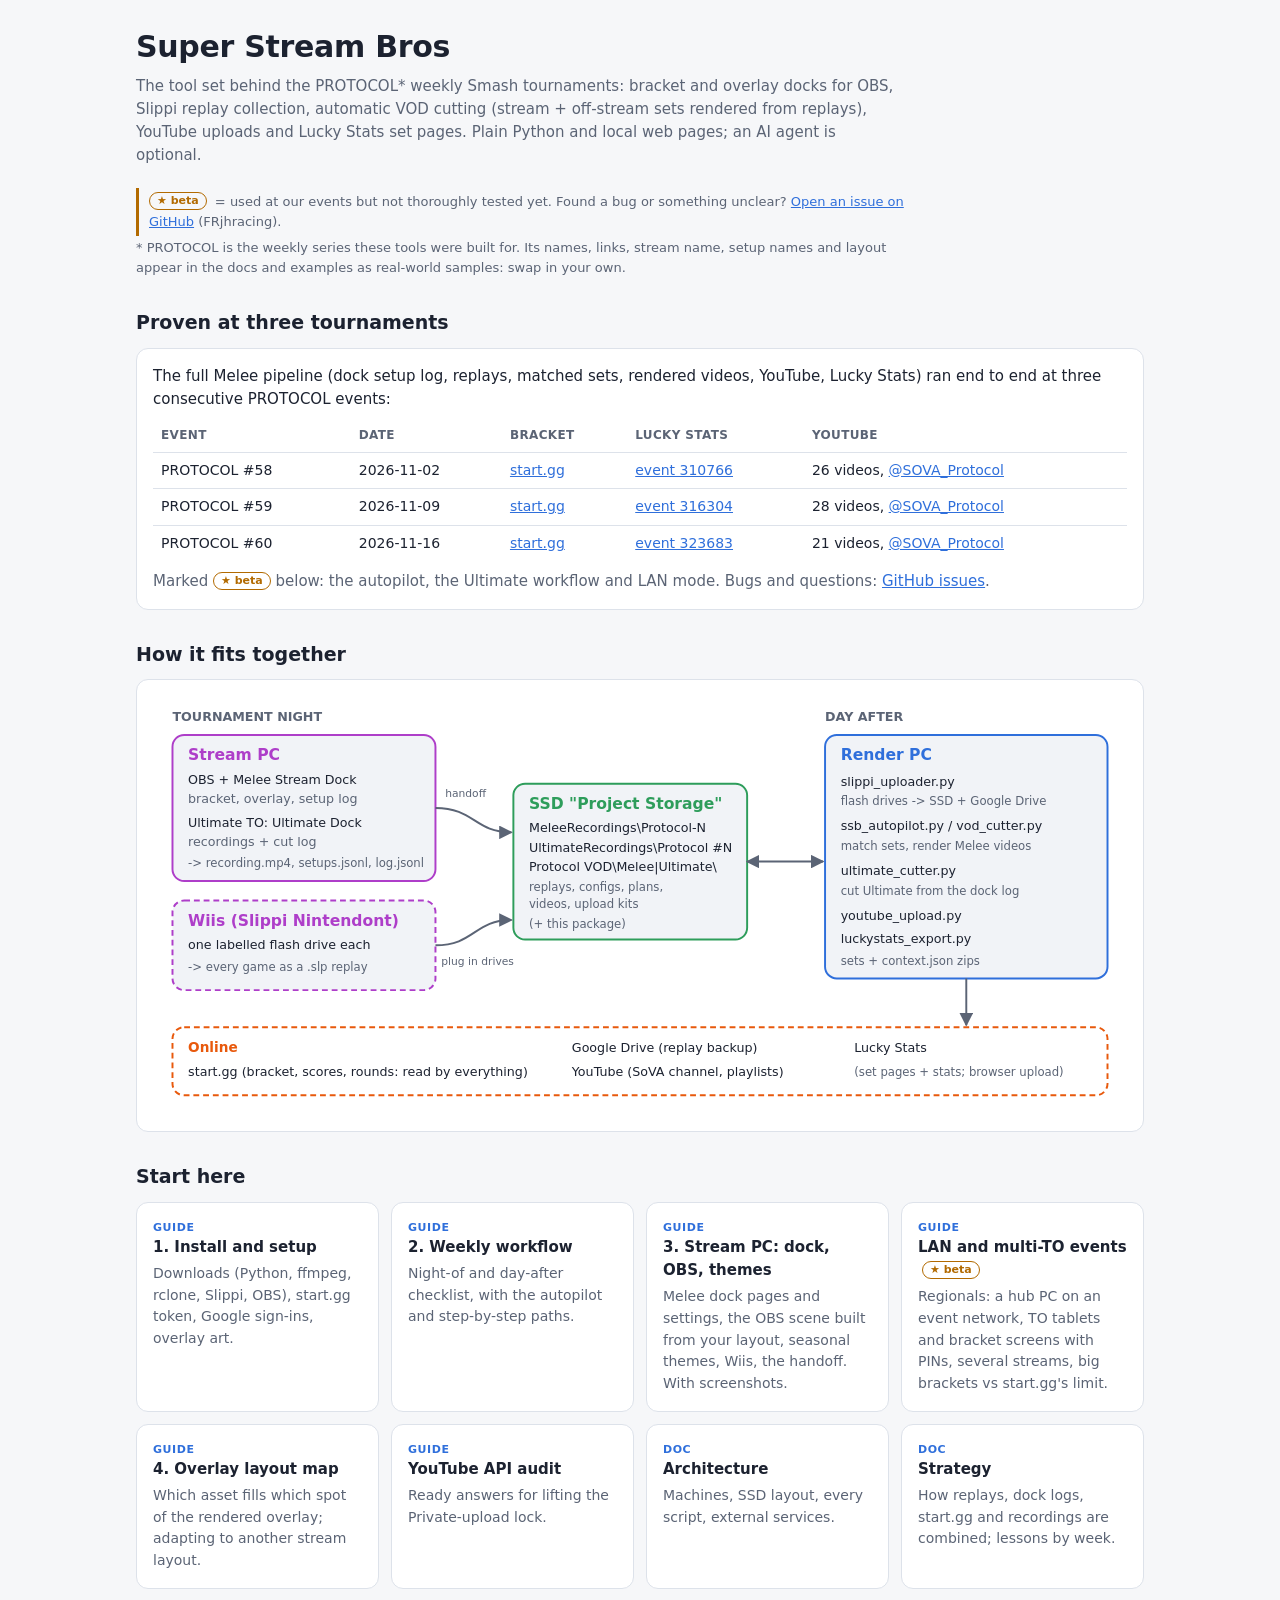
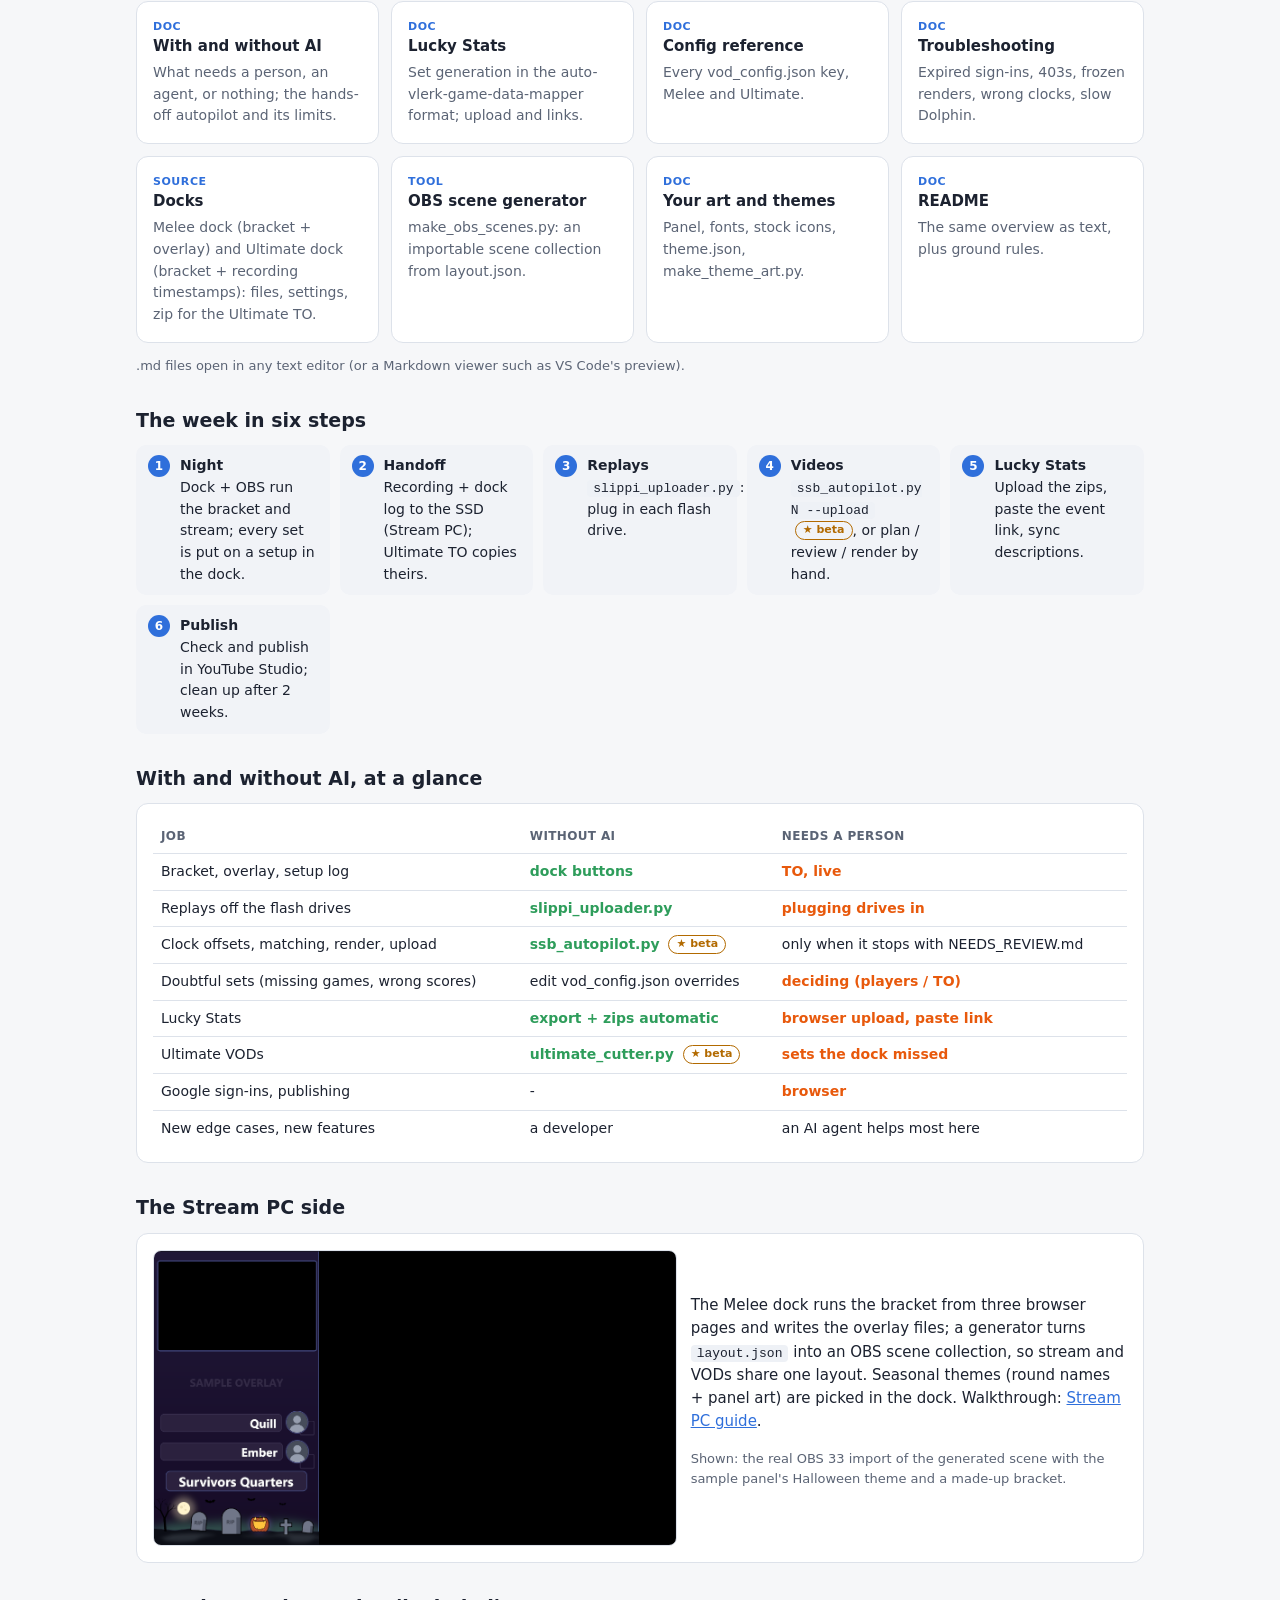
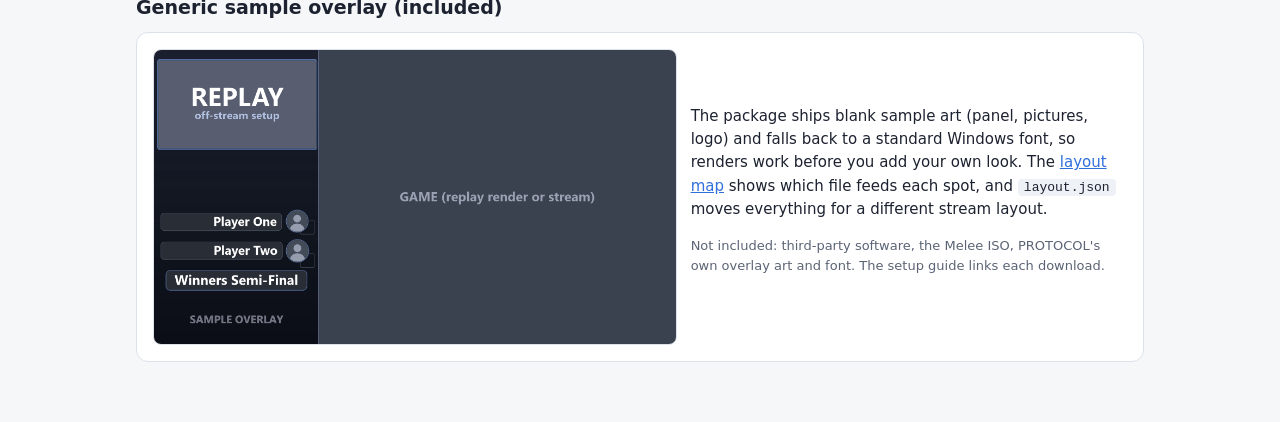
<file: START HERE.html>
<!doctype html>
<html lang="en">
<head>
<meta charset="utf-8">
<meta name="viewport" content="width=device-width, initial-scale=1">
<title>Super Stream Bros</title>
<style>
  :root { --bg:#f6f7f9; --card:#fff; --text:#1c2230; --muted:#5b6475; --accent:#2f6fdb; --line:#dde2ea; --code:#eef1f6;
          --c-stream:#ae3ec9; --c-render:#2f6fdb; --c-ssd:#2e9d5b; --c-net:#e8590c; --box:#f1f3f7; }
  @media (prefers-color-scheme: dark) { :root:not([data-theme="light"]) { --bg:#12161f; --card:#1b212d; --text:#e6e9ef; --muted:#9aa3b5; --accent:#6d9cff; --line:#2c3445; --code:#252d3c;
          --c-stream:#d07be6; --c-render:#6d9cff; --c-ssd:#4cc47f; --c-net:#ff8a3d; --box:#222a38; } }
  :root[data-theme="dark"] { --bg:#12161f; --card:#1b212d; --text:#e6e9ef; --muted:#9aa3b5; --accent:#6d9cff; --line:#2c3445; --code:#252d3c;
          --c-stream:#d07be6; --c-render:#6d9cff; --c-ssd:#4cc47f; --c-net:#ff8a3d; --box:#222a38; }
  * { box-sizing: border-box; }
  body { margin:0; background:var(--bg); color:var(--text); font:15px/1.55 system-ui, "Segoe UI", sans-serif; }
  main { max-width: 1040px; margin: 0 auto; padding: 24px 16px 60px; }
  h1 { font-size: 30px; margin: 0; letter-spacing: -.01em; }
  .tag { color: var(--muted); margin: 4px 0 20px; max-width: 760px; }
  h2 { font-size: 19px; margin: 30px 0 10px; }
  section, .card { background: var(--card); border: 1px solid var(--line); border-radius: 12px; padding: 16px; }
  .grid { display: grid; grid-template-columns: repeat(auto-fit, minmax(230px, 1fr)); gap: 12px; }
  .card h3 { margin: 0 0 4px; font-size: 15px; }
  .card p { margin: 0; color: var(--muted); font-size: 14px; }
  a { color: var(--accent); }
  a.card { text-decoration: none; color: inherit; display: block; transition: border-color .15s; }
  a.card:hover { border-color: var(--accent); }
  .kind { font-size: 11px; font-weight: 700; letter-spacing: .05em; text-transform: uppercase; color: var(--accent); }
  code { background: var(--code); padding: 1px 6px; border-radius: 4px; font: 13px Consolas, monospace; }
  svg text { font-family: system-ui, "Segoe UI", sans-serif; }
  .diagram { width: 100%; height: auto; display: block; }
  ol.steps { margin: 0; padding-left: 0; list-style: none; counter-reset: s; display: grid; grid-template-columns: repeat(auto-fit, minmax(180px, 1fr)); gap: 10px; }
  ol.steps li { counter-increment: s; background: var(--box); border-radius: 10px; padding: 10px 12px 10px 44px; position: relative; font-size: 14px; }
  ol.steps li::before { content: counter(s); position: absolute; left: 12px; top: 10px; width: 22px; height: 22px; border-radius: 50%; background: var(--accent); color: #fff; font-weight: 700; font-size: 12px; display: flex; align-items: center; justify-content: center; }
  ol.steps b { display: block; }
  table { width: 100%; border-collapse: collapse; font-size: 14px; }
  th, td { text-align: left; padding: 7px 8px; border-top: 1px solid var(--line); vertical-align: top; }
  th { color: var(--muted); font-size: 12px; text-transform: uppercase; letter-spacing: .03em; border-top: 0; }
  .wrap { overflow-x: auto; }
  .yes { color: var(--c-ssd); font-weight: 600; } .person { color: var(--c-net); font-weight: 600; }
  .sample { display: grid; grid-template-columns: 1.2fr 1fr; gap: 14px; align-items: center; }
  @media (max-width: 760px) { .sample { grid-template-columns: 1fr; } }
  .sample img { width: 100%; border-radius: 8px; border: 1px solid var(--line); }
  .muted { color: var(--muted); }
  .beta { display:inline-block; font-size:11px; font-weight:700; line-height:1.5; padding:0 7px; border-radius:99px; border:1px solid var(--warn, #b26a00); color:var(--warn, #b26a00) !important; text-decoration:none; vertical-align:2px; white-space:nowrap; margin-left:4px; }
  .beta-note { font-size:13px; color:var(--muted); border-left:3px solid var(--warn, #b26a00); padding:4px 10px; margin:0 0 14px; max-width:820px; }
</style>
</head>
<body>
<main>
  <h1>Super Stream Bros</h1>
  <p class="tag">The tool set behind the PROTOCOL* weekly Smash tournaments: bracket and overlay docks for OBS, Slippi replay
    collection, automatic VOD cutting (stream + off-stream sets rendered from replays), YouTube uploads and Lucky Stats
    set pages. Plain Python and local web pages; an AI agent is optional.</p>
  <p class="beta-note"><span class="beta" style="margin:0 4px 0 0">&#9733; beta</span> = used at our events but not thoroughly tested yet. Found a bug or something unclear? <a href="https://github.com/FRjhracing/Super-Stream-Bros/issues">Open an issue on GitHub</a> (FRjhracing).</p>
  <p class="muted" style="font-size:13px;margin:-12px 0 20px;max-width:760px">* PROTOCOL is the weekly series these tools were built for. Its names, links, stream name, setup names and layout appear in the docs and examples as real-world samples: swap in your own.</p>

  <h2>Proven at three tournaments</h2>
  <section class="wrap">
    <p style="margin:0 0 8px">The full Melee pipeline (dock setup log, replays, matched sets, rendered videos, YouTube, Lucky Stats) ran end to end at three consecutive PROTOCOL events:</p>
    <table>
      <tr><th>Event</th><th>Date</th><th>Bracket</th><th>Lucky Stats</th><th>YouTube</th></tr>
      <tr><td>PROTOCOL #58</td><td>2026-11-02</td><td><a href="https://www.start.gg/tournament/protocol-58">start.gg</a></td><td><a href="https://luckystats.gg/event/310766">event 310766</a></td><td>26 videos, <a href="https://www.youtube.com/@SOVA_Protocol">@SOVA_Protocol</a></td></tr>
      <tr><td>PROTOCOL #59</td><td>2026-11-09</td><td><a href="https://www.start.gg/tournament/protocol-59">start.gg</a></td><td><a href="https://luckystats.gg/event/316304">event 316304</a></td><td>28 videos, <a href="https://www.youtube.com/@SOVA_Protocol">@SOVA_Protocol</a></td></tr>
      <tr><td>PROTOCOL #60</td><td>2026-11-16</td><td><a href="https://www.start.gg/tournament/protocol-60">start.gg</a></td><td><a href="https://luckystats.gg/event/323683">event 323683</a></td><td>21 videos, <a href="https://www.youtube.com/@SOVA_Protocol">@SOVA_Protocol</a></td></tr>
    </table>
    <p class="muted" style="margin:8px 0 0">Marked <span class="beta" style="margin:0">&#9733; beta</span> below: the autopilot, the Ultimate workflow and LAN mode. Bugs and questions: <a href="https://github.com/FRjhracing/Super-Stream-Bros/issues">GitHub issues</a>.</p>
  </section>

  <h2>How it fits together</h2>
  <section>
    <svg class="diagram" viewBox="0 0 1000 430" role="img" aria-label="Data flow: the Stream PC and the Wiis feed the SSD; the Render PC turns it into videos on YouTube and sets on Lucky Stats">
      <defs><marker id="ar" viewBox="0 0 10 10" refX="9" refY="5" markerWidth="7" markerHeight="7" orient="auto-start-reverse"><path d="M0,0 L10,5 L0,10 z" fill="var(--muted)"/></marker></defs>
      <!-- night -->
      <text x="20" y="26" font-size="13" font-weight="700" fill="var(--muted)">TOURNAMENT NIGHT</text>
      <rect x="20" y="40" width="270" height="150" rx="12" fill="var(--box)" stroke="var(--c-stream)" stroke-width="2"/>
      <text x="36" y="66" font-size="16" font-weight="700" fill="var(--c-stream)">Stream PC</text>
      <text x="36" y="90" font-size="13" fill="var(--text)">OBS + Melee Stream Dock</text>
      <text x="36" y="110" font-size="13" fill="var(--muted)">bracket, overlay, setup log</text>
      <text x="36" y="134" font-size="13" fill="var(--text)">Ultimate TO: Ultimate Dock</text>
      <text x="36" y="154" font-size="13" fill="var(--muted)">recordings + cut log</text>
      <text x="36" y="176" font-size="12" fill="var(--muted)">-> recording.mp4, setups.jsonl, log.jsonl</text>
      <rect x="20" y="210" width="270" height="92" rx="12" fill="var(--box)" stroke="var(--c-stream)" stroke-width="2" stroke-dasharray="6 4"/>
      <text x="36" y="236" font-size="16" font-weight="700" fill="var(--c-stream)">Wiis (Slippi Nintendont)</text>
      <text x="36" y="260" font-size="13" fill="var(--text)">one labelled flash drive each</text>
      <text x="36" y="282" font-size="12" fill="var(--muted)">-> every game as a .slp replay</text>
      <!-- ssd -->
      <rect x="370" y="90" width="240" height="160" rx="12" fill="var(--box)" stroke="var(--c-ssd)" stroke-width="2"/>
      <text x="386" y="116" font-size="16" font-weight="700" fill="var(--c-ssd)">SSD "Project Storage"</text>
      <text x="386" y="140" font-size="13" fill="var(--text)">MeleeRecordings\Protocol-N</text>
      <text x="386" y="160" font-size="13" fill="var(--text)">UltimateRecordings\Protocol #N</text>
      <text x="386" y="180" font-size="13" fill="var(--text)">Protocol VOD\Melee|Ultimate\</text>
      <text x="386" y="200" font-size="12" fill="var(--muted)">replays, configs, plans,</text>
      <text x="386" y="218" font-size="12" fill="var(--muted)">videos, upload kits</text>
      <text x="386" y="238" font-size="12" fill="var(--muted)">(+ this package)</text>
      <path d="M290 115 C 330 115, 330 140, 368 140" fill="none" stroke="var(--muted)" stroke-width="2" marker-end="url(#ar)"/>
      <text x="300" y="104" font-size="11" fill="var(--muted)">handoff</text>
      <!-- render -->
      <text x="690" y="26" font-size="13" font-weight="700" fill="var(--muted)">DAY AFTER</text>
      <rect x="690" y="40" width="290" height="250" rx="12" fill="var(--box)" stroke="var(--c-render)" stroke-width="2"/>
      <text x="706" y="66" font-size="16" font-weight="700" fill="var(--c-render)">Render PC</text>
      <text x="706" y="92" font-size="13" fill="var(--text)">slippi_uploader.py</text>
      <text x="706" y="112" font-size="12" fill="var(--muted)">flash drives -> SSD + Google Drive</text>
      <text x="706" y="138" font-size="13" fill="var(--text)">ssb_autopilot.py / vod_cutter.py</text>
      <text x="706" y="158" font-size="12" fill="var(--muted)">match sets, render Melee videos</text>
      <text x="706" y="184" font-size="13" fill="var(--text)">ultimate_cutter.py</text>
      <text x="706" y="204" font-size="12" fill="var(--muted)">cut Ultimate from the dock log</text>
      <text x="706" y="230" font-size="13" fill="var(--text)">youtube_upload.py</text>
      <text x="706" y="254" font-size="13" fill="var(--text)">luckystats_export.py</text>
      <text x="706" y="276" font-size="12" fill="var(--muted)">sets + context.json zips</text>
      <path d="M290 256 C 330 256, 330 230, 368 230" fill="none" stroke="var(--muted)" stroke-width="2" marker-end="url(#ar)"/>
      <text x="296" y="276" font-size="11" fill="var(--muted)">plug in drives</text>
      <path d="M610 170 L 688 170" fill="none" stroke="var(--muted)" stroke-width="2" marker-end="url(#ar)" marker-start="url(#ar)"/>
      <!-- services -->
      <rect x="20" y="340" width="960" height="70" rx="12" fill="none" stroke="var(--c-net)" stroke-width="2" stroke-dasharray="6 4"/>
      <text x="36" y="366" font-size="14" font-weight="700" fill="var(--c-net)">Online</text>
      <text x="36" y="390" font-size="13" fill="var(--text)">start.gg (bracket, scores, rounds: read by everything)</text>
      <text x="430" y="366" font-size="13" fill="var(--text)">Google Drive (replay backup)</text>
      <text x="430" y="390" font-size="13" fill="var(--text)">YouTube (SoVA channel, playlists)</text>
      <text x="720" y="366" font-size="13" fill="var(--text)">Lucky Stats</text>
      <text x="720" y="390" font-size="12" fill="var(--muted)">(set pages + stats; browser upload)</text>
      <path d="M835 290 L 835 338" fill="none" stroke="var(--muted)" stroke-width="2" marker-end="url(#ar)"/>
    </svg>
  </section>

  <h2>Start here</h2>
  <div class="grid">
    <a class="card" href="guides/01%20Install%20and%20setup.html"><div class="kind">Guide</div><h3>1. Install and setup</h3><p>Downloads (Python, ffmpeg, rclone, Slippi, OBS), start.gg token, Google sign-ins, overlay art.</p></a>
    <a class="card" href="guides/02%20Weekly%20workflow.html"><div class="kind">Guide</div><h3>2. Weekly workflow</h3><p>Night-of and day-after checklist, with the autopilot and step-by-step paths.</p></a>
    <a class="card" href="guides/05%20Stream%20PC%20dock%20and%20OBS.html"><div class="kind">Guide</div><h3>3. Stream PC: dock, OBS, themes</h3><p>Melee dock pages and settings, the OBS scene built from your layout, seasonal themes, Wiis, the handoff. With screenshots.</p></a>
    <a class="card" href="guides/06%20LAN%20and%20multi-TO%20events.html"><div class="kind">Guide</div><h3>LAN and multi-TO events <span class="beta">&#9733; beta</span></h3><p>Regionals: a hub PC on an event network, TO tablets and bracket screens with PINs, several streams, big brackets vs start.gg's limit.</p></a>
    <a class="card" href="guides/04%20Overlay%20layout%20map.html"><div class="kind">Guide</div><h3>4. Overlay layout map</h3><p>Which asset fills which spot of the rendered overlay; adapting to another stream layout.</p></a>
    <a class="card" href="guides/03%20YouTube%20API%20audit%20form.html"><div class="kind">Guide</div><h3>YouTube API audit</h3><p>Ready answers for lifting the Private-upload lock.</p></a>
    <a class="card" href="docs/Architecture.md"><div class="kind">Doc</div><h3>Architecture</h3><p>Machines, SSD layout, every script, external services.</p></a>
    <a class="card" href="docs/Strategy.md"><div class="kind">Doc</div><h3>Strategy</h3><p>How replays, dock logs, start.gg and recordings are combined; lessons by week.</p></a>
    <a class="card" href="docs/AI%20and%20hands-off.md"><div class="kind">Doc</div><h3>With and without AI</h3><p>What needs a person, an agent, or nothing; the hands-off autopilot and its limits.</p></a>
    <a class="card" href="docs/Lucky%20Stats.md"><div class="kind">Doc</div><h3>Lucky Stats</h3><p>Set generation in the auto-vlerk-game-data-mapper format; upload and links.</p></a>
    <a class="card" href="docs/Config%20reference.md"><div class="kind">Doc</div><h3>Config reference</h3><p>Every vod_config.json key, Melee and Ultimate.</p></a>
    <a class="card" href="docs/Troubleshooting.md"><div class="kind">Doc</div><h3>Troubleshooting</h3><p>Expired sign-ins, 403s, frozen renders, wrong clocks, slow Dolphin.</p></a>
    <a class="card" href="tools/render/docks/README.md"><div class="kind">Source</div><h3>Docks</h3><p>Melee dock (bracket + overlay) and Ultimate dock (bracket + recording timestamps): files, settings, zip for the Ultimate TO.</p></a>
    <a class="card" href="tools/obs/README.md"><div class="kind">Tool</div><h3>OBS scene generator</h3><p>make_obs_scenes.py: an importable scene collection from layout.json.</p></a>
    <a class="card" href="tools/render/overlays/melee_themes/PROVIDE%20YOUR%20OWN.md"><div class="kind">Doc</div><h3>Your art and themes</h3><p>Panel, fonts, stock icons, theme.json, make_theme_art.py.</p></a>
    <a class="card" href="README.md"><div class="kind">Doc</div><h3>README</h3><p>The same overview as text, plus ground rules.</p></a>
  </div>
  <p class="muted" style="font-size:13px">.md files open in any text editor (or a Markdown viewer such as VS Code's preview).</p>

  <h2>The week in six steps</h2>
  <ol class="steps">
    <li><b>Night</b>Dock + OBS run the bracket and stream; every set is put on a setup in the dock.</li>
    <li><b>Handoff</b>Recording + dock log to the SSD (Stream PC); Ultimate TO copies theirs.</li>
    <li><b>Replays</b><code>slippi_uploader.py</code>: plug in each flash drive.</li>
    <li><b>Videos</b><code>ssb_autopilot.py N --upload</code><a class="beta" href="https://github.com/FRjhracing/Super-Stream-Bros/issues" title="Not thoroughly tested yet: please report bugs and issues on GitHub">&#9733; beta</a>, or plan / review / render by hand.</li>
    <li><b>Lucky Stats</b>Upload the zips, paste the event link, sync descriptions.</li>
    <li><b>Publish</b>Check and publish in YouTube Studio; clean up after 2 weeks.</li>
  </ol>

  <h2>With and without AI, at a glance</h2>
  <section class="wrap">
    <table>
      <tr><th>Job</th><th>Without AI</th><th>Needs a person</th></tr>
      <tr><td>Bracket, overlay, setup log</td><td class="yes">dock buttons</td><td class="person">TO, live</td></tr>
      <tr><td>Replays off the flash drives</td><td class="yes">slippi_uploader.py</td><td class="person">plugging drives in</td></tr>
      <tr><td>Clock offsets, matching, render, upload</td><td class="yes">ssb_autopilot.py <a class="beta" href="https://github.com/FRjhracing/Super-Stream-Bros/issues" title="Not thoroughly tested yet: please report bugs and issues on GitHub">&#9733; beta</a></td><td>only when it stops with NEEDS_REVIEW.md</td></tr>
      <tr><td>Doubtful sets (missing games, wrong scores)</td><td>edit vod_config.json overrides</td><td class="person">deciding (players / TO)</td></tr>
      <tr><td>Lucky Stats</td><td class="yes">export + zips automatic</td><td class="person">browser upload, paste link</td></tr>
      <tr><td>Ultimate VODs</td><td class="yes">ultimate_cutter.py <a class="beta" href="https://github.com/FRjhracing/Super-Stream-Bros/issues" title="Not thoroughly tested yet: please report bugs and issues on GitHub">&#9733; beta</a></td><td class="person">sets the dock missed</td></tr>
      <tr><td>Google sign-ins, publishing</td><td>-</td><td class="person">browser</td></tr>
      <tr><td>New edge cases, new features</td><td>a developer</td><td>an AI agent helps most here</td></tr>
    </table>
  </section>

  <h2>The Stream PC side</h2>
  <section class="sample">
    <img src="guides/images/obs_preview.png" alt="OBS showing the generated scene: sample panel in its Halloween version with two player names, pictures and the themed round name">
    <div><p style="margin-top:0">The Melee dock runs the bracket from three browser pages and writes the overlay files; a generator turns
      <code>layout.json</code> into an OBS scene collection, so stream and VODs share one layout. Seasonal themes (round names + panel art)
      are picked in the dock. Walkthrough: <a href="guides/05%20Stream%20PC%20dock%20and%20OBS.html">Stream PC guide</a>.</p>
      <p class="muted" style="font-size:13px">Shown: the real OBS 33 import of the generated scene with the sample panel's Halloween theme and a made-up bracket.</p></div>
  </section>

  <h2>Generic sample overlay (included)</h2>
  <section class="sample">
    <img src="guides/images/melee_sample_frame.png" alt="A rendered frame with the generic sample side panel: REPLAY card, two player name bars with pictures, round bar, game area">
    <div><p style="margin-top:0">The package ships blank sample art (panel, pictures, logo) and falls back to a standard Windows font,
      so renders work before you add your own look. The <a href="guides/04%20Overlay%20layout%20map.html">layout map</a> shows
      which file feeds each spot, and <code>layout.json</code> moves everything for a different stream layout.</p>
      <p class="muted" style="font-size:13px">Not included: third-party software, the Melee ISO, PROTOCOL's own overlay art and font. The setup guide links each download.</p></div>
  </section>
</main>
</body>
</html>
</file>
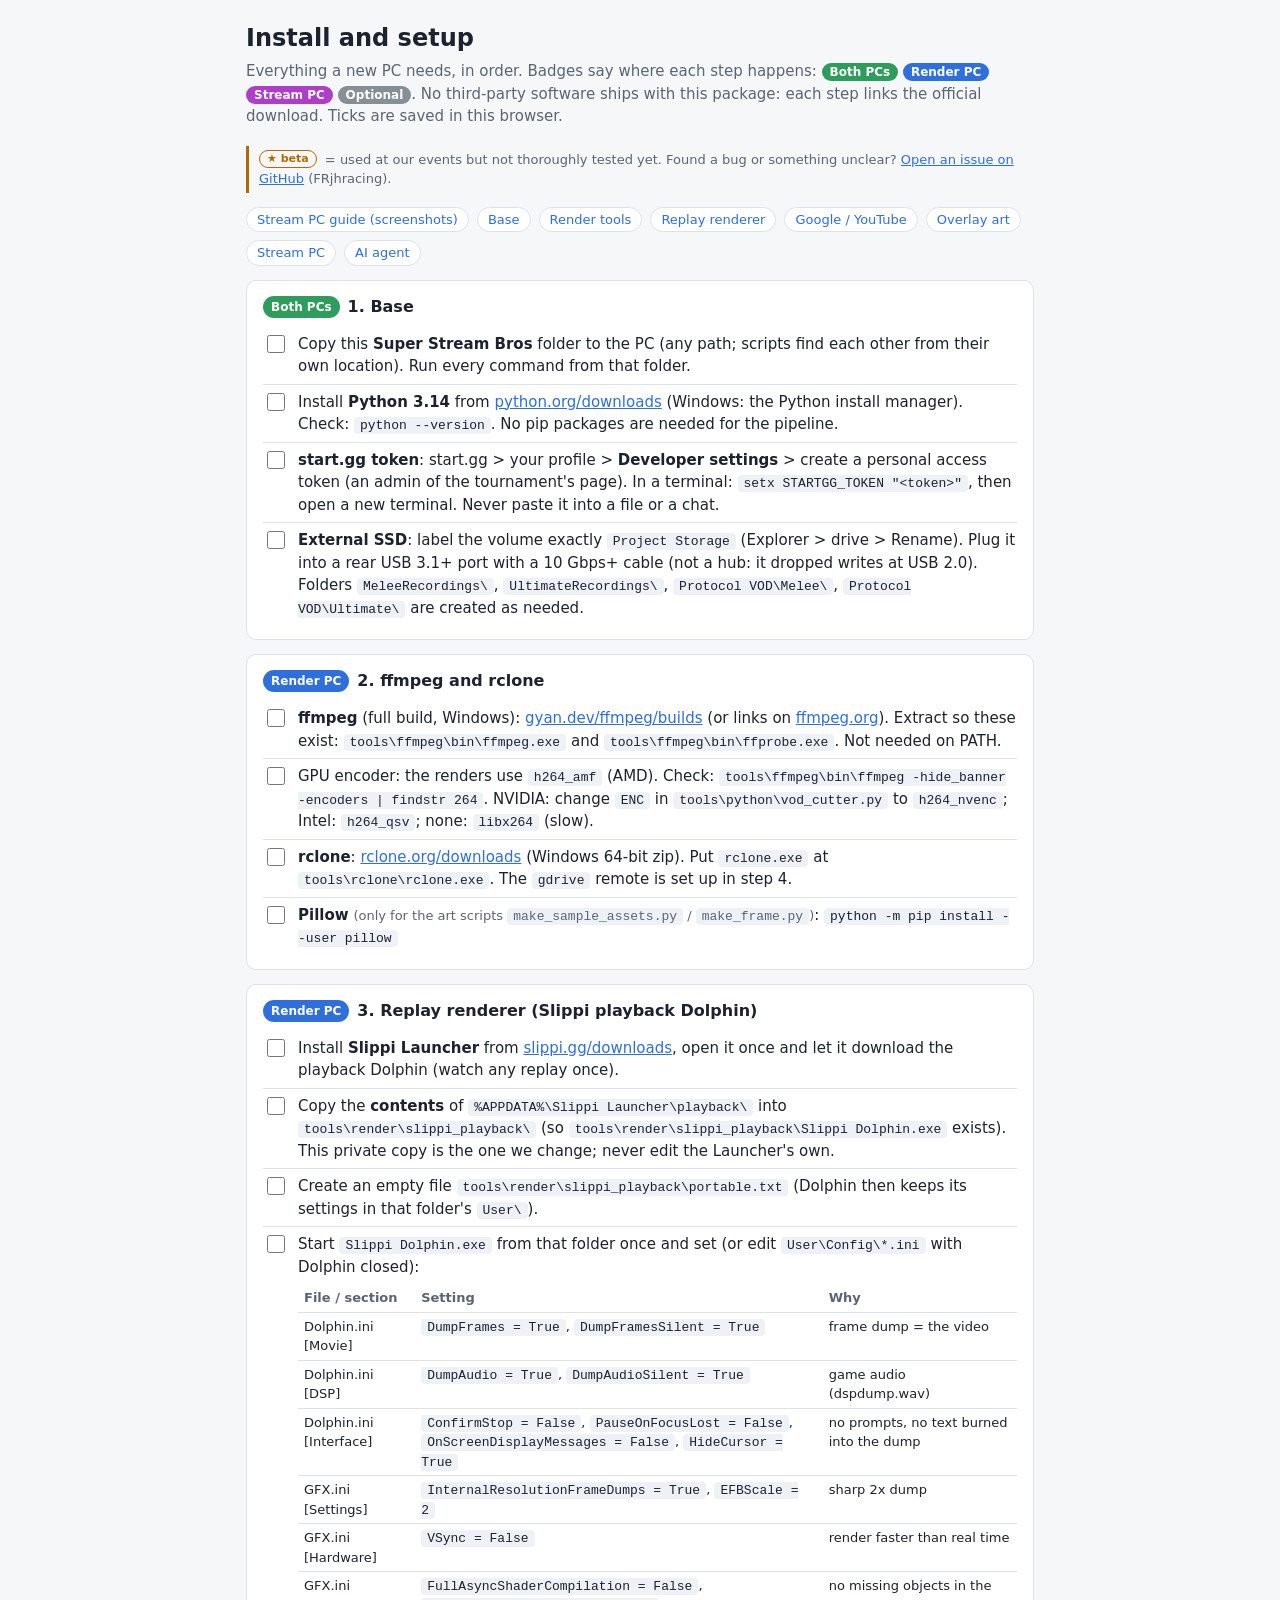
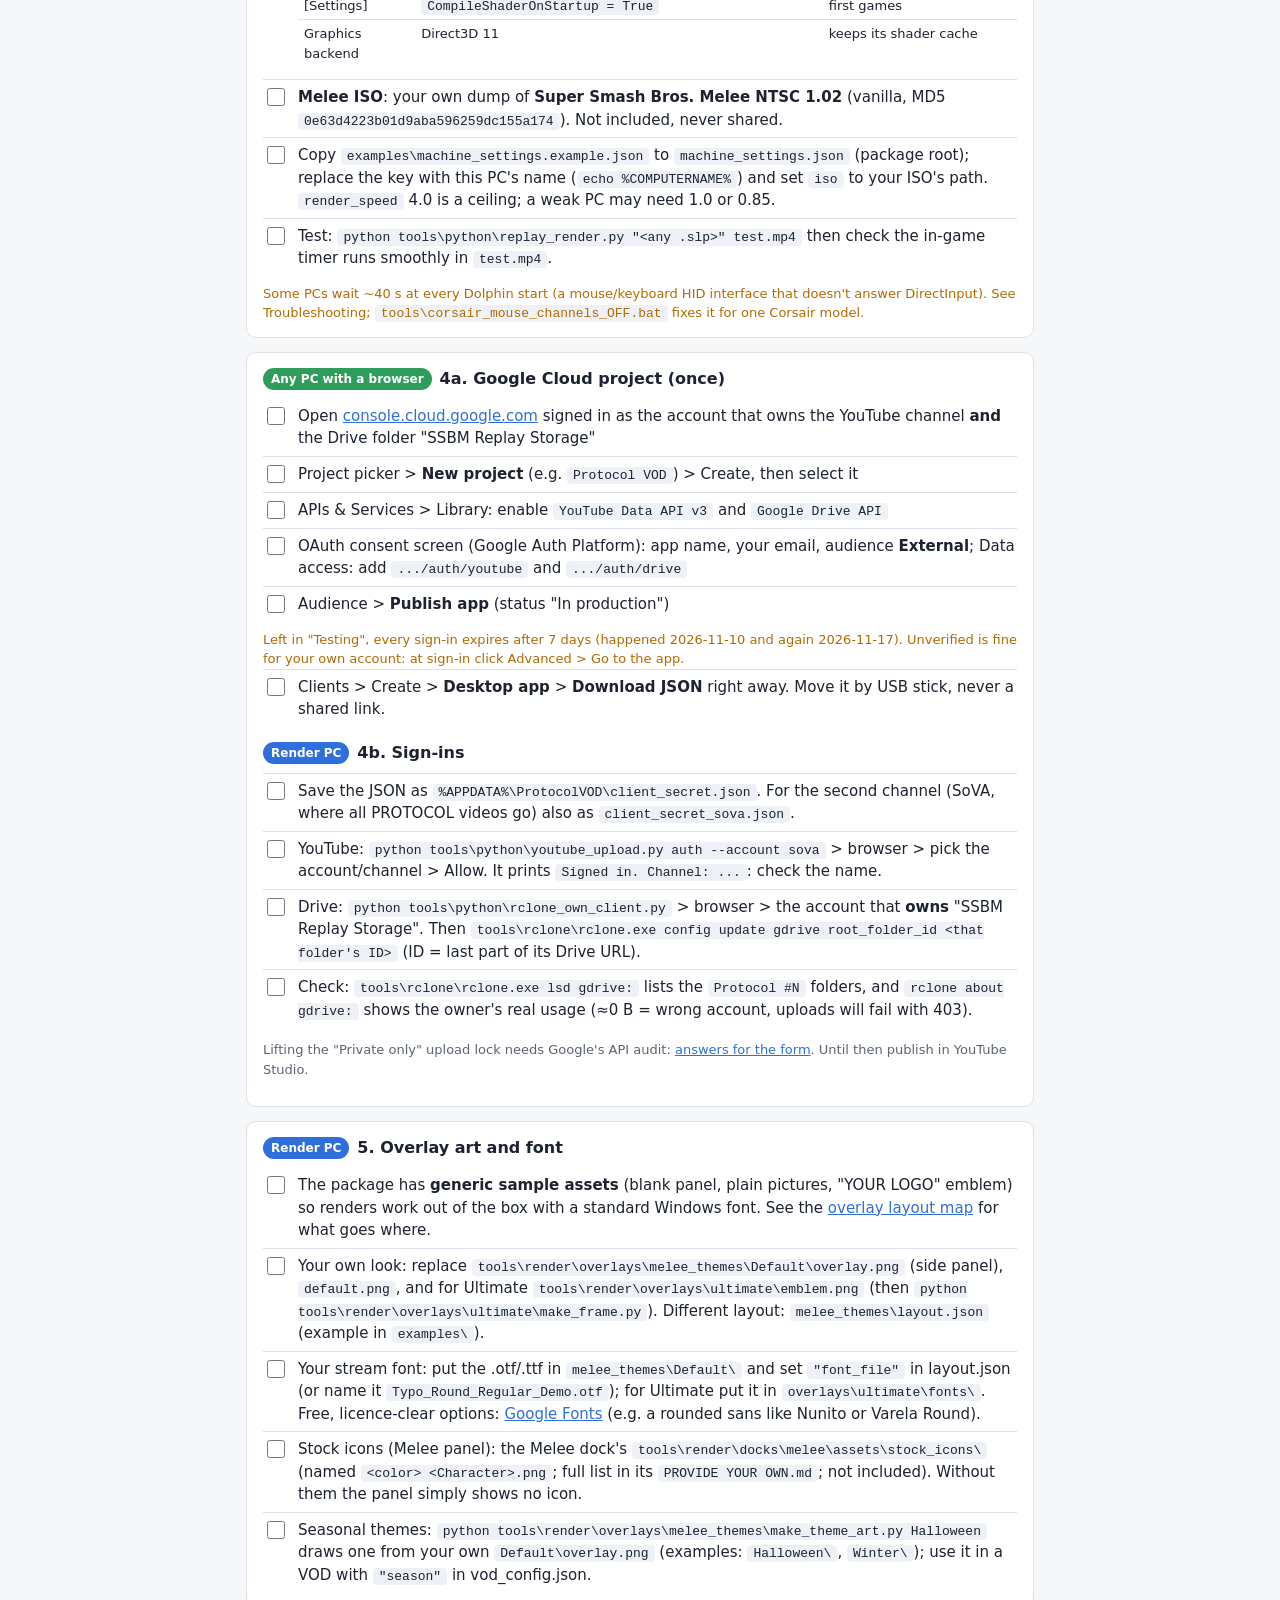
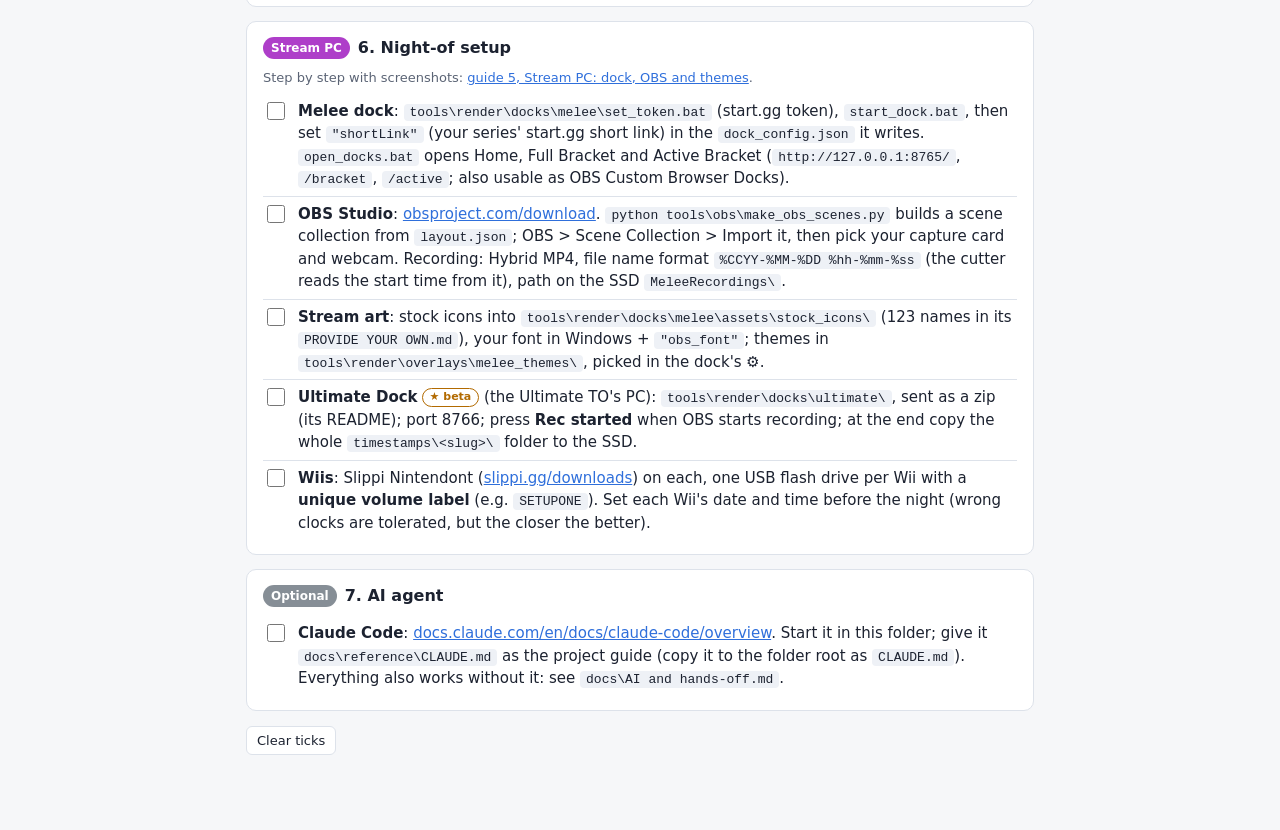
<file: guides/01 Install and setup.html>
<!doctype html>
<html lang="en">
<head>
<meta charset="utf-8">
<meta name="viewport" content="width=device-width, initial-scale=1">
<title>Install and Setup</title>
<style>
  :root { --bg:#f6f7f9; --card:#fff; --text:#1c2230; --muted:#5b6475; --accent:#2f6fdb; --line:#dde2ea; --code:#eef1f6; --done:#2e9d5b; --warn:#b26a00; --stream:#ae3ec9; --opt:#868e96; }
  @media (prefers-color-scheme: dark) { :root:not([data-theme="light"]) { --bg:#12161f; --card:#1b212d; --text:#e6e9ef; --muted:#9aa3b5; --accent:#6d9cff; --line:#2c3445; --code:#252d3c; --done:#4cc47f; --warn:#e0a03a; --stream:#d07be6; --opt:#8d96a3; } }
  :root[data-theme="dark"] { --bg:#12161f; --card:#1b212d; --text:#e6e9ef; --muted:#9aa3b5; --accent:#6d9cff; --line:#2c3445; --code:#252d3c; --done:#4cc47f; --warn:#e0a03a; --stream:#d07be6; --opt:#8d96a3; }
  * { box-sizing: border-box; }
  body { margin:0; background:var(--bg); color:var(--text); font:15px/1.5 system-ui, "Segoe UI", sans-serif; }
  main { max-width: 820px; margin: 0 auto; padding: 20px 16px 60px; }
  h1 { font-size: 24px; margin: 0 0 4px; }
  .sub { color: var(--muted); margin: 0 0 18px; }
  section { background: var(--card); border: 1px solid var(--line); border-radius: 10px; padding: 14px 16px; margin: 14px 0; }
  h2 { font-size: 16px; margin: 0 0 8px; display:flex; gap:8px; align-items:center; flex-wrap: wrap; }
  .where { font-size: 12px; font-weight: 600; padding: 2px 8px; border-radius: 99px; background: var(--accent); color: #fff; }
  .where.both { background: var(--done); } .where.stream { background: var(--stream); } .where.opt { background: var(--opt); }
  label { display: flex; gap: 10px; padding: 6px 0; border-top: 1px solid var(--line); cursor: pointer; }
  label:first-of-type { border-top: 0; }
  input[type=checkbox] { width: 18px; height: 18px; margin-top: 2px; flex: none; accent-color: var(--done); }
  input:checked + span { color: var(--muted); text-decoration: line-through; }
  code { background: var(--code); padding: 1px 6px; border-radius: 4px; font: 13px Consolas, monospace; word-break: break-word; }
  a { color: var(--accent); }
  .note { color: var(--warn); font-size: 13px; margin: 8px 0 0; }
  .muted { color: var(--muted); font-size: 13px; }
  table { width: 100%; border-collapse: collapse; font-size: 13px; margin: 6px 0; }
  td, th { text-align: left; padding: 4px 6px; border-top: 1px solid var(--line); vertical-align: top; }
  th { color: var(--muted); border-top: 0; }
  nav { display:flex; flex-wrap:wrap; gap:8px; margin: 0 0 8px; }
  nav a { font-size: 13px; text-decoration: none; border: 1px solid var(--line); border-radius: 99px; padding: 2px 10px; background: var(--card); }
  button { font: inherit; font-size: 13px; padding: 4px 10px; border-radius: 6px; border: 1px solid var(--line); background: var(--card); color: var(--text); cursor: pointer; }
  .beta { display:inline-block; font-size:11px; font-weight:700; line-height:1.5; padding:0 7px; border-radius:99px; border:1px solid var(--warn, #b26a00); color:var(--warn, #b26a00) !important; text-decoration:none; vertical-align:2px; white-space:nowrap; margin-left:4px; }
  .beta-note { font-size:13px; color:var(--muted); border-left:3px solid var(--warn, #b26a00); padding:4px 10px; margin:0 0 14px; max-width:820px; }
</style>
</head>
<body>
<main>
  <h1>Install and setup</h1>
  <p class="sub">Everything a new PC needs, in order. Badges say where each step happens: <span class="where both">Both PCs</span>
    <span class="where">Render PC</span> <span class="where stream">Stream PC</span> <span class="where opt">Optional</span>.
    No third-party software ships with this package: each step links the official download. Ticks are saved in this browser.</p>
  <p class="beta-note"><span class="beta" style="margin:0 4px 0 0">&#9733; beta</span> = used at our events but not thoroughly tested yet. Found a bug or something unclear? <a href="https://github.com/FRjhracing/Super-Stream-Bros/issues">Open an issue on GitHub</a> (FRjhracing).</p>
  <nav><a href="05%20Stream%20PC%20dock%20and%20OBS.html">Stream PC guide (screenshots)</a><a href="#base">Base</a><a href="#render">Render tools</a><a href="#dolphin">Replay renderer</a><a href="#google">Google / YouTube</a><a href="#art">Overlay art</a><a href="#stream">Stream PC</a><a href="#ai">AI agent</a></nav>

  <section id="base">
    <h2><span class="where both">Both PCs</span> 1. Base</h2>
    <label><input type="checkbox"><span>Copy this <b>Super Stream Bros</b> folder to the PC (any path; scripts find each other from their own location). Run every command from that folder.</span></label>
    <label><input type="checkbox"><span>Install <b>Python 3.14</b> from <a href="https://www.python.org/downloads/">python.org/downloads</a> (Windows: the Python install manager). Check: <code>python --version</code>. No pip packages are needed for the pipeline.</span></label>
    <label><input type="checkbox"><span><b>start.gg token</b>: start.gg &gt; your profile &gt; <b>Developer settings</b> &gt; create a personal access token (an admin of the tournament's page). In a terminal: <code>setx STARTGG_TOKEN "&lt;token&gt;"</code>, then open a new terminal. Never paste it into a file or a chat.</span></label>
    <label><input type="checkbox"><span><b>External SSD</b>: label the volume exactly <code>Project Storage</code> (Explorer &gt; drive &gt; Rename). Plug it into a rear USB 3.1+ port with a 10 Gbps+ cable (not a hub: it dropped writes at USB 2.0). Folders <code>MeleeRecordings\</code>, <code>UltimateRecordings\</code>, <code>Protocol VOD\Melee\</code>, <code>Protocol VOD\Ultimate\</code> are created as needed.</span></label>
  </section>

  <section id="render">
    <h2><span class="where">Render PC</span> 2. ffmpeg and rclone</h2>
    <label><input type="checkbox"><span><b>ffmpeg</b> (full build, Windows): <a href="https://www.gyan.dev/ffmpeg/builds/">gyan.dev/ffmpeg/builds</a> (or links on <a href="https://ffmpeg.org/download.html">ffmpeg.org</a>). Extract so these exist: <code>tools\ffmpeg\bin\ffmpeg.exe</code> and <code>tools\ffmpeg\bin\ffprobe.exe</code>. Not needed on PATH.</span></label>
    <label><input type="checkbox"><span>GPU encoder: the renders use <code>h264_amf</code> (AMD). Check: <code>tools\ffmpeg\bin\ffmpeg -hide_banner -encoders | findstr 264</code>. NVIDIA: change <code>ENC</code> in <code>tools\python\vod_cutter.py</code> to <code>h264_nvenc</code>; Intel: <code>h264_qsv</code>; none: <code>libx264</code> (slow).</span></label>
    <label><input type="checkbox"><span><b>rclone</b>: <a href="https://rclone.org/downloads/">rclone.org/downloads</a> (Windows 64-bit zip). Put <code>rclone.exe</code> at <code>tools\rclone\rclone.exe</code>. The <code>gdrive</code> remote is set up in step 4.</span></label>
    <label><input type="checkbox"><span><b>Pillow</b> <span class="muted">(only for the art scripts <code>make_sample_assets.py</code> / <code>make_frame.py</code>)</span>: <code>python -m pip install --user pillow</code></span></label>
  </section>

  <section id="dolphin">
    <h2><span class="where">Render PC</span> 3. Replay renderer (Slippi playback Dolphin)</h2>
    <label><input type="checkbox"><span>Install <b>Slippi Launcher</b> from <a href="https://slippi.gg/downloads">slippi.gg/downloads</a>, open it once and let it download the playback Dolphin (watch any replay once).</span></label>
    <label><input type="checkbox"><span>Copy the <b>contents</b> of <code>%APPDATA%\Slippi Launcher\playback\</code> into <code>tools\render\slippi_playback\</code> (so <code>tools\render\slippi_playback\Slippi Dolphin.exe</code> exists). This private copy is the one we change; never edit the Launcher's own.</span></label>
    <label><input type="checkbox"><span>Create an empty file <code>tools\render\slippi_playback\portable.txt</code> (Dolphin then keeps its settings in that folder's <code>User\</code>).</span></label>
    <label><input type="checkbox"><span>Start <code>Slippi Dolphin.exe</code> from that folder once and set (or edit <code>User\Config\*.ini</code> with Dolphin closed):
      <table>
        <tr><th>File / section</th><th>Setting</th><th>Why</th></tr>
        <tr><td>Dolphin.ini [Movie]</td><td><code>DumpFrames = True</code>, <code>DumpFramesSilent = True</code></td><td>frame dump = the video</td></tr>
        <tr><td>Dolphin.ini [DSP]</td><td><code>DumpAudio = True</code>, <code>DumpAudioSilent = True</code></td><td>game audio (dspdump.wav)</td></tr>
        <tr><td>Dolphin.ini [Interface]</td><td><code>ConfirmStop = False</code>, <code>PauseOnFocusLost = False</code>, <code>OnScreenDisplayMessages = False</code>, <code>HideCursor = True</code></td><td>no prompts, no text burned into the dump</td></tr>
        <tr><td>GFX.ini [Settings]</td><td><code>InternalResolutionFrameDumps = True</code>, <code>EFBScale = 2</code></td><td>sharp 2x dump</td></tr>
        <tr><td>GFX.ini [Hardware]</td><td><code>VSync = False</code></td><td>render faster than real time</td></tr>
        <tr><td>GFX.ini [Settings]</td><td><code>FullAsyncShaderCompilation = False</code>, <code>CompileShaderOnStartup = True</code></td><td>no missing objects in the first games</td></tr>
        <tr><td>Graphics backend</td><td>Direct3D 11</td><td>keeps its shader cache</td></tr>
      </table></span></label>
    <label><input type="checkbox"><span><b>Melee ISO</b>: your own dump of <b>Super Smash Bros. Melee NTSC 1.02</b> (vanilla, MD5 <code>0e63d4223b01d9aba596259dc155a174</code>). Not included, never shared.</span></label>
    <label><input type="checkbox"><span>Copy <code>examples\machine_settings.example.json</code> to <code>machine_settings.json</code> (package root); replace the key with this PC's name (<code>echo %COMPUTERNAME%</code>) and set <code>iso</code> to your ISO's path. <code>render_speed</code> 4.0 is a ceiling; a weak PC may need 1.0 or 0.85.</span></label>
    <label><input type="checkbox"><span>Test: <code>python tools\python\replay_render.py "&lt;any .slp&gt;" test.mp4</code> then check the in-game timer runs smoothly in <code>test.mp4</code>.</span></label>
    <p class="note">Some PCs wait ~40 s at every Dolphin start (a mouse/keyboard HID interface that doesn't answer DirectInput). See Troubleshooting; <code>tools\corsair_mouse_channels_OFF.bat</code> fixes it for one Corsair model.</p>
  </section>

  <section id="google">
    <h2><span class="where both">Any PC with a browser</span> 4a. Google Cloud project (once)</h2>
    <label><input type="checkbox"><span>Open <a href="https://console.cloud.google.com/">console.cloud.google.com</a> signed in as the account that owns the YouTube channel <b>and</b> the Drive folder "SSBM Replay Storage"</span></label>
    <label><input type="checkbox"><span>Project picker &gt; <b>New project</b> (e.g. <code>Protocol VOD</code>) &gt; Create, then select it</span></label>
    <label><input type="checkbox"><span>APIs &amp; Services &gt; Library: enable <code>YouTube Data API v3</code> and <code>Google Drive API</code></span></label>
    <label><input type="checkbox"><span>OAuth consent screen (Google Auth Platform): app name, your email, audience <b>External</b>; Data access: add <code>.../auth/youtube</code> and <code>.../auth/drive</code></span></label>
    <label><input type="checkbox"><span>Audience &gt; <b>Publish app</b> (status "In production")</span></label>
    <p class="note">Left in "Testing", every sign-in expires after 7 days (happened 2026-11-10 and again 2026-11-17). Unverified is fine for your own account: at sign-in click Advanced &gt; Go to the app.</p>
    <label><input type="checkbox"><span>Clients &gt; Create &gt; <b>Desktop app</b> &gt; <b>Download JSON</b> right away. Move it by USB stick, never a shared link.</span></label>

    <h2 style="margin-top:14px"><span class="where">Render PC</span> 4b. Sign-ins</h2>
    <label><input type="checkbox"><span>Save the JSON as <code>%APPDATA%\ProtocolVOD\client_secret.json</code>. For the second channel (SoVA, where all PROTOCOL videos go) also as <code>client_secret_sova.json</code>.</span></label>
    <label><input type="checkbox"><span>YouTube: <code>python tools\python\youtube_upload.py auth --account sova</code> &gt; browser &gt; pick the account/channel &gt; Allow. It prints <code>Signed in. Channel: ...</code>: check the name.</span></label>
    <label><input type="checkbox"><span>Drive: <code>python tools\python\rclone_own_client.py</code> &gt; browser &gt; the account that <b>owns</b> "SSBM Replay Storage". Then <code>tools\rclone\rclone.exe config update gdrive root_folder_id &lt;that folder's ID&gt;</code> (ID = last part of its Drive URL).</span></label>
    <label><input type="checkbox"><span>Check: <code>tools\rclone\rclone.exe lsd gdrive:</code> lists the <code>Protocol #N</code> folders, and <code>rclone about gdrive:</code> shows the owner's real usage (≈0 B = wrong account, uploads will fail with 403).</span></label>
    <p class="muted">Lifting the "Private only" upload lock needs Google's API audit: <a href="03%20YouTube%20API%20audit%20form.html">answers for the form</a>. Until then publish in YouTube Studio.</p>
  </section>

  <section id="art">
    <h2><span class="where">Render PC</span> 5. Overlay art and font</h2>
    <label><input type="checkbox"><span>The package has <b>generic sample assets</b> (blank panel, plain pictures, "YOUR LOGO" emblem) so renders work out of the box with a standard Windows font. See the <a href="04%20Overlay%20layout%20map.html">overlay layout map</a> for what goes where.</span></label>
    <label><input type="checkbox"><span>Your own look: replace <code>tools\render\overlays\melee_themes\Default\overlay.png</code> (side panel), <code>default.png</code>, and for Ultimate <code>tools\render\overlays\ultimate\emblem.png</code> (then <code>python tools\render\overlays\ultimate\make_frame.py</code>). Different layout: <code>melee_themes\layout.json</code> (example in <code>examples\</code>).</span></label>
    <label><input type="checkbox"><span>Your stream font: put the .otf/.ttf in <code>melee_themes\Default\</code> and set <code>"font_file"</code> in layout.json (or name it <code>Typo_Round_Regular_Demo.otf</code>); for Ultimate put it in <code>overlays\ultimate\fonts\</code>. Free, licence-clear options: <a href="https://fonts.google.com/">Google Fonts</a> (e.g. a rounded sans like Nunito or Varela Round).</span></label>
    <label><input type="checkbox"><span>Stock icons (Melee panel): the Melee dock's <code>tools\render\docks\melee\assets\stock_icons\</code> (named <code>&lt;color&gt; &lt;Character&gt;.png</code>; full list in its <code>PROVIDE YOUR OWN.md</code>; not included). Without them the panel simply shows no icon.</span></label>
    <label><input type="checkbox"><span>Seasonal themes: <code>python tools\render\overlays\melee_themes\make_theme_art.py Halloween</code> draws one from your own <code>Default\overlay.png</code> (examples: <code>Halloween\</code>, <code>Winter\</code>); use it in a VOD with <code>"season"</code> in vod_config.json.</span></label>
  </section>

  <section id="stream">
    <h2><span class="where stream">Stream PC</span> 6. Night-of setup</h2>
    <p class="muted" style="margin:0 0 6px">Step by step with screenshots: <a href="05%20Stream%20PC%20dock%20and%20OBS.html">guide 5, Stream PC: dock, OBS and themes</a>.</p>
    <label><input type="checkbox"><span><b>Melee dock</b>: <code>tools\render\docks\melee\set_token.bat</code> (start.gg token), <code>start_dock.bat</code>, then set <code>"shortLink"</code> (your series' start.gg short link) in the <code>dock_config.json</code> it writes. <code>open_docks.bat</code> opens Home, Full Bracket and Active Bracket (<code>http://127.0.0.1:8765/</code>, <code>/bracket</code>, <code>/active</code>; also usable as OBS Custom Browser Docks).</span></label>
    <label><input type="checkbox"><span><b>OBS Studio</b>: <a href="https://obsproject.com/download">obsproject.com/download</a>. <code>python tools\obs\make_obs_scenes.py</code> builds a scene collection from <code>layout.json</code>; OBS &gt; Scene Collection &gt; Import it, then pick your capture card and webcam. Recording: Hybrid MP4, file name format <code>%CCYY-%MM-%DD %hh-%mm-%ss</code> (the cutter reads the start time from it), path on the SSD <code>MeleeRecordings\</code>.</span></label>
    <label><input type="checkbox"><span><b>Stream art</b>: stock icons into <code>tools\render\docks\melee\assets\stock_icons\</code> (123 names in its <code>PROVIDE YOUR OWN.md</code>), your font in Windows + <code>"obs_font"</code>; themes in <code>tools\render\overlays\melee_themes\</code>, picked in the dock's ⚙.</span></label>
    <label><input type="checkbox"><span><b>Ultimate Dock</b><a class="beta" href="https://github.com/FRjhracing/Super-Stream-Bros/issues" title="Not thoroughly tested yet: please report bugs and issues on GitHub">&#9733; beta</a> (the Ultimate TO's PC): <code>tools\render\docks\ultimate\</code>, sent as a zip (its README); port 8766; press <b>Rec started</b> when OBS starts recording; at the end copy the whole <code>timestamps\&lt;slug&gt;\</code> folder to the SSD.</span></label>
    <label><input type="checkbox"><span><b>Wiis</b>: Slippi Nintendont (<a href="https://slippi.gg/downloads">slippi.gg/downloads</a>) on each, one USB flash drive per Wii with a <b>unique volume label</b> (e.g. <code>SETUPONE</code>). Set each Wii's date and time before the night (wrong clocks are tolerated, but the closer the better).</span></label>
  </section>

  <section id="ai">
    <h2><span class="where opt">Optional</span> 7. AI agent</h2>
    <label><input type="checkbox"><span><b>Claude Code</b>: <a href="https://docs.claude.com/en/docs/claude-code/overview">docs.claude.com/en/docs/claude-code/overview</a>. Start it in this folder; give it <code>docs\reference\CLAUDE.md</code> as the project guide (copy it to the folder root as <code>CLAUDE.md</code>). Everything also works without it: see <code>docs\AI and hands-off.md</code>.</span></label>
  </section>

  <p><button id="reset">Clear ticks</button></p>
</main>
<script>
  const boxes = [...document.querySelectorAll('input[type=checkbox]')];
  const KEY = 'ssb-install-v1';
  let saved = [];
  try { saved = JSON.parse(localStorage.getItem(KEY) || '[]'); } catch (e) {}
  boxes.forEach((b, i) => {
    b.checked = !!saved[i];
    b.addEventListener('change', () => { try { localStorage.setItem(KEY, JSON.stringify(boxes.map(x => x.checked))); } catch (e) {} });
  });
  document.getElementById('reset').onclick = () => { boxes.forEach(b => b.checked = false); try { localStorage.removeItem(KEY); } catch (e) {} };
</script>
</body>
</html>
</file>
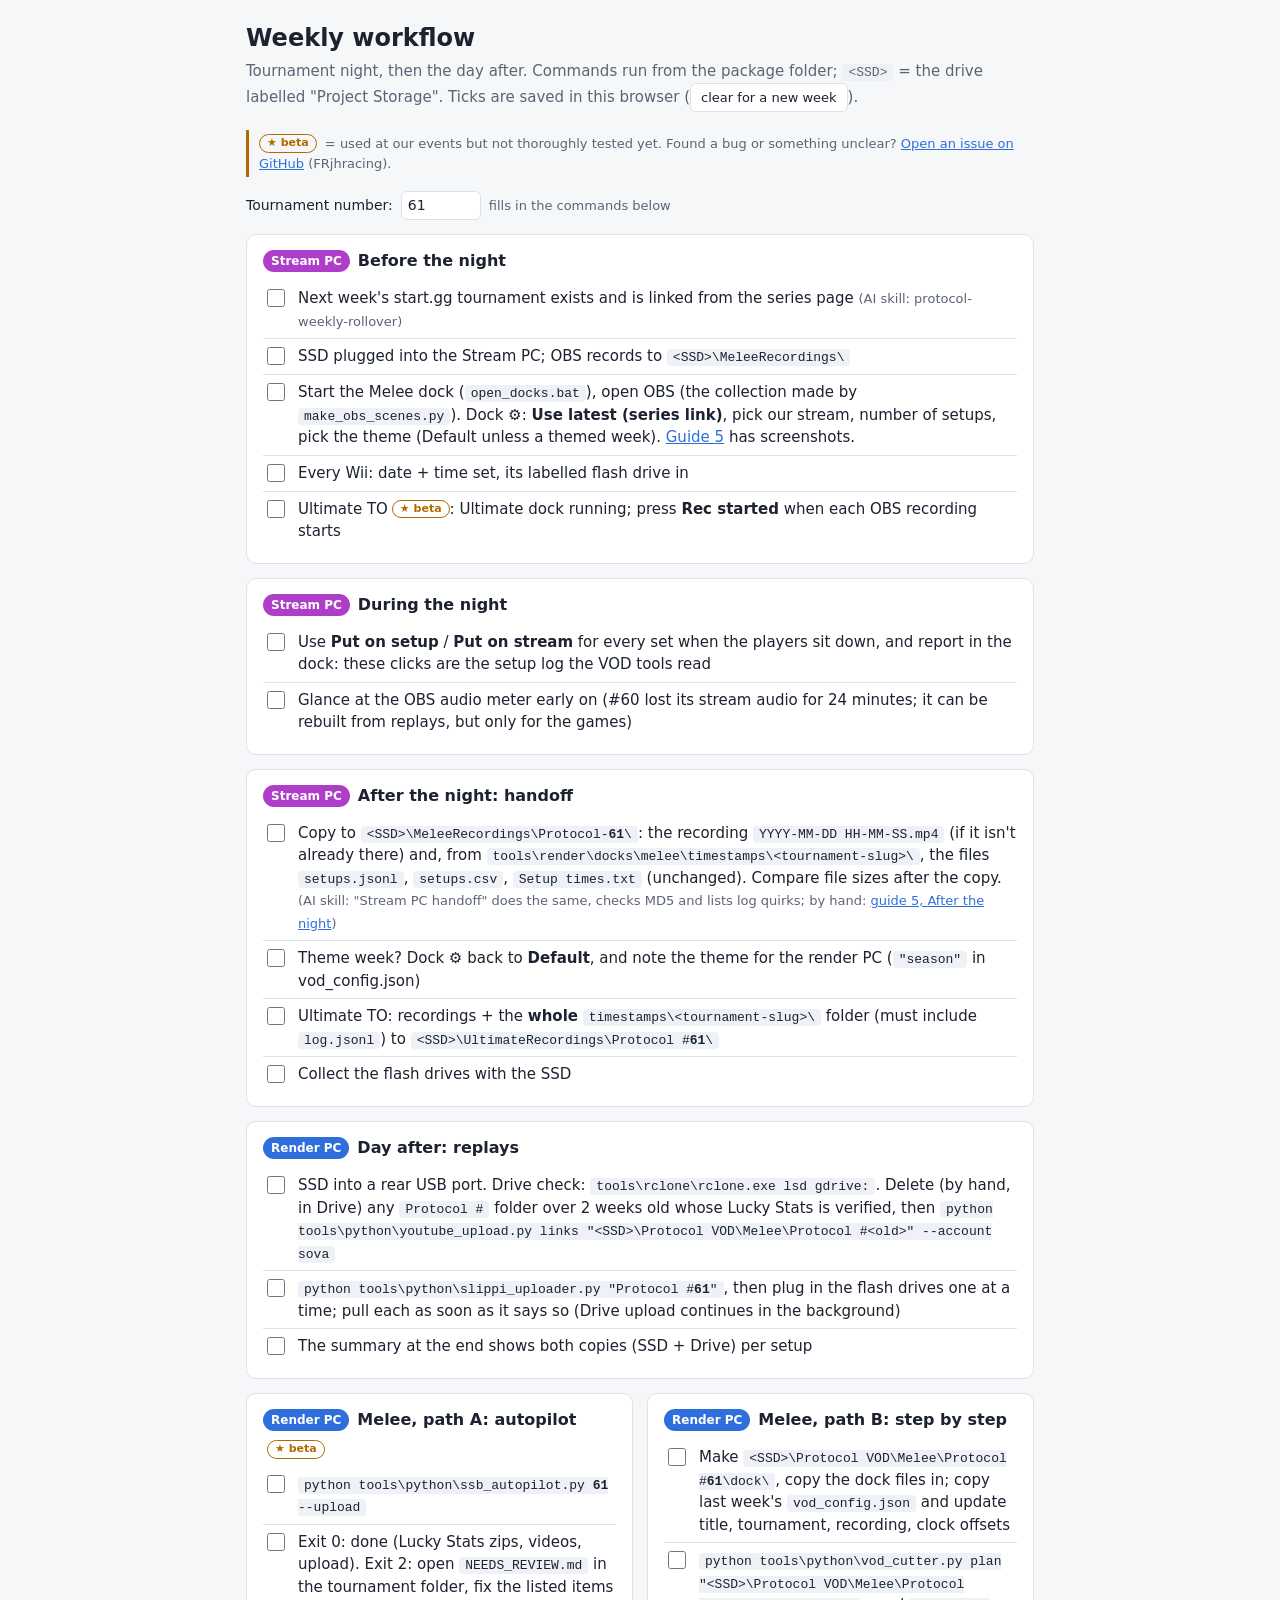
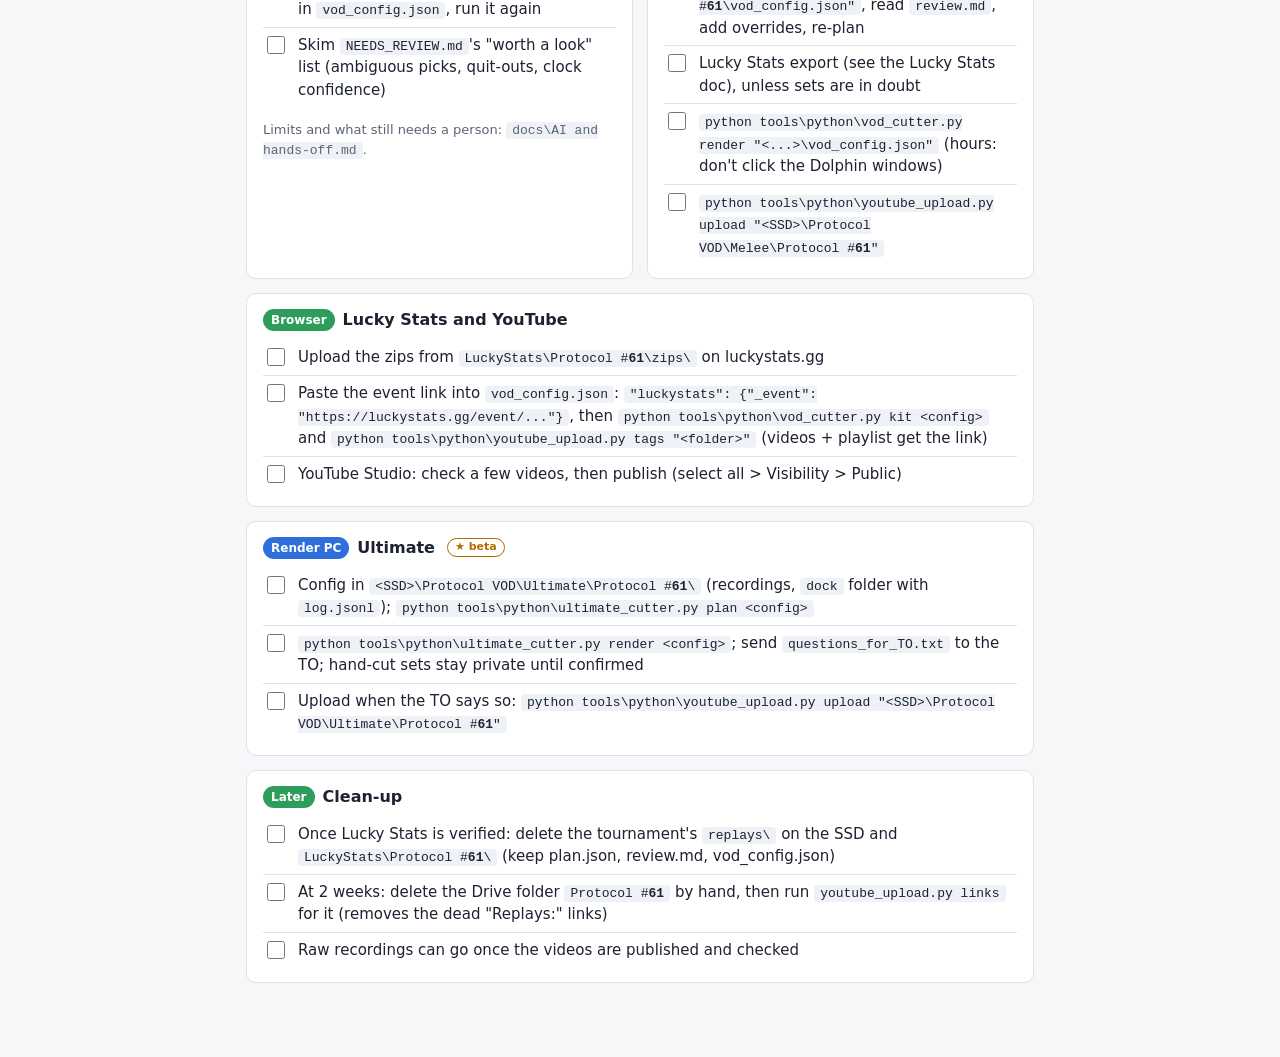
<file: guides/02 Weekly workflow.html>
<!doctype html>
<html lang="en">
<head>
<meta charset="utf-8">
<meta name="viewport" content="width=device-width, initial-scale=1">
<title>Weekly Workflow</title>
<style>
  :root { --bg:#f6f7f9; --card:#fff; --text:#1c2230; --muted:#5b6475; --accent:#2f6fdb; --line:#dde2ea; --code:#eef1f6; --done:#2e9d5b; --warn:#b26a00; --stream:#ae3ec9; --opt:#868e96; }
  @media (prefers-color-scheme: dark) { :root:not([data-theme="light"]) { --bg:#12161f; --card:#1b212d; --text:#e6e9ef; --muted:#9aa3b5; --accent:#6d9cff; --line:#2c3445; --code:#252d3c; --done:#4cc47f; --warn:#e0a03a; --stream:#d07be6; --opt:#8d96a3; } }
  :root[data-theme="dark"] { --bg:#12161f; --card:#1b212d; --text:#e6e9ef; --muted:#9aa3b5; --accent:#6d9cff; --line:#2c3445; --code:#252d3c; --done:#4cc47f; --warn:#e0a03a; --stream:#d07be6; --opt:#8d96a3; }
  * { box-sizing: border-box; }
  body { margin:0; background:var(--bg); color:var(--text); font:15px/1.5 system-ui, "Segoe UI", sans-serif; }
  main { max-width: 820px; margin: 0 auto; padding: 20px 16px 60px; }
  h1 { font-size: 24px; margin: 0 0 4px; }
  .sub { color: var(--muted); margin: 0 0 18px; }
  section { background: var(--card); border: 1px solid var(--line); border-radius: 10px; padding: 14px 16px; margin: 14px 0; }
  h2 { font-size: 16px; margin: 0 0 8px; display:flex; gap:8px; align-items:center; flex-wrap: wrap; }
  .where { font-size: 12px; font-weight: 600; padding: 2px 8px; border-radius: 99px; background: var(--accent); color: #fff; }
  .where.stream { background: var(--stream); } .where.opt { background: var(--opt); } .where.both { background: var(--done); }
  label { display: flex; gap: 10px; padding: 6px 0; border-top: 1px solid var(--line); cursor: pointer; }
  label:first-of-type { border-top: 0; }
  input[type=checkbox] { width: 18px; height: 18px; margin-top: 2px; flex: none; accent-color: var(--done); }
  input:checked + span { color: var(--muted); text-decoration: line-through; }
  code { background: var(--code); padding: 1px 6px; border-radius: 4px; font: 13px Consolas, monospace; word-break: break-word; }
  .note { color: var(--warn); font-size: 13px; margin: 8px 0 0; }
  .muted { color: var(--muted); font-size: 13px; }
  .paths { display: grid; grid-template-columns: 1fr 1fr; gap: 14px; }
  @media (max-width: 720px) { .paths { grid-template-columns: 1fr; } }
  .paths section { margin: 0; }
  .n-in { display:flex; gap:8px; align-items:center; margin: 0 0 10px; font-size: 14px; }
  .n-in input { width: 80px; font: inherit; padding: 3px 6px; border-radius: 6px; border: 1px solid var(--line); background: var(--card); color: var(--text); }
  button { font: inherit; font-size: 13px; padding: 4px 10px; border-radius: 6px; border: 1px solid var(--line); background: var(--card); color: var(--text); cursor: pointer; }
  a { color: var(--accent); }
  .beta { display:inline-block; font-size:11px; font-weight:700; line-height:1.5; padding:0 7px; border-radius:99px; border:1px solid var(--warn, #b26a00); color:var(--warn, #b26a00) !important; text-decoration:none; vertical-align:2px; white-space:nowrap; margin-left:4px; }
  .beta-note { font-size:13px; color:var(--muted); border-left:3px solid var(--warn, #b26a00); padding:4px 10px; margin:0 0 14px; max-width:820px; }
</style>
</head>
<body>
<main>
  <h1>Weekly workflow</h1>
  <p class="sub">Tournament night, then the day after. Commands run from the package folder; <code>&lt;SSD&gt;</code> = the drive labelled
    "Project Storage". Ticks are saved in this browser (<button id="reset">clear for a new week</button>).</p>
  <p class="beta-note"><span class="beta" style="margin:0 4px 0 0">&#9733; beta</span> = used at our events but not thoroughly tested yet. Found a bug or something unclear? <a href="https://github.com/FRjhracing/Super-Stream-Bros/issues">Open an issue on GitHub</a> (FRjhracing).</p>
  <div class="n-in">Tournament number: <input id="num" type="number" min="1" value="61"> <span class="muted">fills in the commands below</span></div>

  <section>
    <h2><span class="where stream">Stream PC</span> Before the night</h2>
    <label><input type="checkbox"><span>Next week's start.gg tournament exists and is linked from the series page <span class="muted">(AI skill: protocol-weekly-rollover)</span></span></label>
    <label><input type="checkbox"><span>SSD plugged into the Stream PC; OBS records to <code>&lt;SSD&gt;\MeleeRecordings\</code></span></label>
    <label><input type="checkbox"><span>Start the Melee dock (<code>open_docks.bat</code>), open OBS (the collection made by <code>make_obs_scenes.py</code>). Dock ⚙: <b>Use latest (series link)</b>, pick our stream, number of setups, pick the theme (Default unless a themed week). <a href="05%20Stream%20PC%20dock%20and%20OBS.html">Guide 5</a> has screenshots.</span></label>
    <label><input type="checkbox"><span>Every Wii: date + time set, its labelled flash drive in</span></label>
    <label><input type="checkbox"><span>Ultimate TO<a class="beta" href="https://github.com/FRjhracing/Super-Stream-Bros/issues" title="Not thoroughly tested yet: please report bugs and issues on GitHub">&#9733; beta</a>: Ultimate dock running; press <b>Rec started</b> when each OBS recording starts</span></label>
  </section>

  <section>
    <h2><span class="where stream">Stream PC</span> During the night</h2>
    <label><input type="checkbox"><span>Use <b>Put on setup</b> / <b>Put on stream</b> for every set when the players sit down, and report in the dock: these clicks are the setup log the VOD tools read</span></label>
    <label><input type="checkbox"><span>Glance at the OBS audio meter early on (#60 lost its stream audio for 24 minutes; it can be rebuilt from replays, but only for the games)</span></label>
  </section>

  <section>
    <h2><span class="where stream">Stream PC</span> After the night: handoff</h2>
    <label><input type="checkbox"><span>Copy to <code>&lt;SSD&gt;\MeleeRecordings\Protocol-<b class="N">N</b>\</code>: the recording <code>YYYY-MM-DD HH-MM-SS.mp4</code> (if it isn't already there) and, from <code>tools\render\docks\melee\timestamps\&lt;tournament-slug&gt;\</code>, the files <code>setups.jsonl</code>, <code>setups.csv</code>, <code>Setup times.txt</code> (unchanged). Compare file sizes after the copy. <span class="muted">(AI skill: "Stream PC handoff" does the same, checks MD5 and lists log quirks; by hand: <a href="05%20Stream%20PC%20dock%20and%20OBS.html#after">guide 5, After the night</a>)</span></span></label>
    <label><input type="checkbox"><span>Theme week? Dock ⚙ back to <b>Default</b>, and note the theme for the render PC (<code>"season"</code> in vod_config.json)</span></label>
    <label><input type="checkbox"><span>Ultimate TO: recordings + the <b>whole</b> <code>timestamps\&lt;tournament-slug&gt;\</code> folder (must include <code>log.jsonl</code>) to <code>&lt;SSD&gt;\UltimateRecordings\Protocol #<b class="N">N</b>\</code></span></label>
    <label><input type="checkbox"><span>Collect the flash drives with the SSD</span></label>
  </section>

  <section>
    <h2><span class="where">Render PC</span> Day after: replays</h2>
    <label><input type="checkbox"><span>SSD into a rear USB port. Drive check: <code>tools\rclone\rclone.exe lsd gdrive:</code>. Delete (by hand, in Drive) any <code>Protocol #</code> folder over 2 weeks old whose Lucky Stats is verified, then <code>python tools\python\youtube_upload.py links "&lt;SSD&gt;\Protocol VOD\Melee\Protocol #&lt;old&gt;" --account sova</code></span></label>
    <label><input type="checkbox"><span><code>python tools\python\slippi_uploader.py "Protocol #<b class="N">N</b>"</code>, then plug in the flash drives one at a time; pull each as soon as it says so (Drive upload continues in the background)</span></label>
    <label><input type="checkbox"><span>The summary at the end shows both copies (SSD + Drive) per setup</span></label>
  </section>

  <div class="paths">
    <section>
      <h2><span class="where">Render PC</span> Melee, path A: autopilot <a class="beta" href="https://github.com/FRjhracing/Super-Stream-Bros/issues" title="Not thoroughly tested yet: please report bugs and issues on GitHub">&#9733; beta</a></h2>
      <label><input type="checkbox"><span><code>python tools\python\ssb_autopilot.py <b class="N">N</b> --upload</code></span></label>
      <label><input type="checkbox"><span>Exit 0: done (Lucky Stats zips, videos, upload). Exit 2: open <code>NEEDS_REVIEW.md</code> in the tournament folder, fix the listed items in <code>vod_config.json</code>, run it again</span></label>
      <label><input type="checkbox"><span>Skim <code>NEEDS_REVIEW.md</code>'s "worth a look" list (ambiguous picks, quit-outs, clock confidence)</span></label>
      <p class="muted">Limits and what still needs a person: <code>docs\AI and hands-off.md</code>.</p>
    </section>
    <section>
      <h2><span class="where">Render PC</span> Melee, path B: step by step</h2>
      <label><input type="checkbox"><span>Make <code>&lt;SSD&gt;\Protocol VOD\Melee\Protocol #<b class="N">N</b>\dock\</code>, copy the dock files in; copy last week's <code>vod_config.json</code> and update title, tournament, recording, clock offsets</span></label>
      <label><input type="checkbox"><span><code>python tools\python\vod_cutter.py plan "&lt;SSD&gt;\Protocol VOD\Melee\Protocol #<b class="N">N</b>\vod_config.json"</code>, read <code>review.md</code>, add overrides, re-plan</span></label>
      <label><input type="checkbox"><span>Lucky Stats export (see the Lucky Stats doc), unless sets are in doubt</span></label>
      <label><input type="checkbox"><span><code>python tools\python\vod_cutter.py render "&lt;...&gt;\vod_config.json"</code> (hours: don't click the Dolphin windows)</span></label>
      <label><input type="checkbox"><span><code>python tools\python\youtube_upload.py upload "&lt;SSD&gt;\Protocol VOD\Melee\Protocol #<b class="N">N</b>"</code></span></label>
    </section>
  </div>

  <section>
    <h2><span class="where both">Browser</span> Lucky Stats and YouTube</h2>
    <label><input type="checkbox"><span>Upload the zips from <code>LuckyStats\Protocol #<b class="N">N</b>\zips\</code> on luckystats.gg</span></label>
    <label><input type="checkbox"><span>Paste the event link into <code>vod_config.json</code>: <code>"luckystats": {"_event": "https://luckystats.gg/event/..."}</code>, then <code>python tools\python\vod_cutter.py kit &lt;config&gt;</code> and <code>python tools\python\youtube_upload.py tags "&lt;folder&gt;"</code> (videos + playlist get the link)</span></label>
    <label><input type="checkbox"><span>YouTube Studio: check a few videos, then publish (select all &gt; Visibility &gt; Public)</span></label>
  </section>

  <section>
    <h2><span class="where">Render PC</span> Ultimate <a class="beta" href="https://github.com/FRjhracing/Super-Stream-Bros/issues" title="Not thoroughly tested yet: please report bugs and issues on GitHub">&#9733; beta</a></h2>
    <label><input type="checkbox"><span>Config in <code>&lt;SSD&gt;\Protocol VOD\Ultimate\Protocol #<b class="N">N</b>\</code> (recordings, <code>dock</code> folder with <code>log.jsonl</code>); <code>python tools\python\ultimate_cutter.py plan &lt;config&gt;</code></span></label>
    <label><input type="checkbox"><span><code>python tools\python\ultimate_cutter.py render &lt;config&gt;</code>; send <code>questions_for_TO.txt</code> to the TO; hand-cut sets stay private until confirmed</span></label>
    <label><input type="checkbox"><span>Upload when the TO says so: <code>python tools\python\youtube_upload.py upload "&lt;SSD&gt;\Protocol VOD\Ultimate\Protocol #<b class="N">N</b>"</code></span></label>
  </section>

  <section>
    <h2><span class="where both">Later</span> Clean-up</h2>
    <label><input type="checkbox"><span>Once Lucky Stats is verified: delete the tournament's <code>replays\</code> on the SSD and <code>LuckyStats\Protocol #<b class="N">N</b>\</code> (keep plan.json, review.md, vod_config.json)</span></label>
    <label><input type="checkbox"><span>At 2 weeks: delete the Drive folder <code>Protocol #<b class="N">N</b></code> by hand, then run <code>youtube_upload.py links</code> for it (removes the dead "Replays:" links)</span></label>
    <label><input type="checkbox"><span>Raw recordings can go once the videos are published and checked</span></label>
  </section>
</main>
<script>
  const boxes = [...document.querySelectorAll('input[type=checkbox]')];
  const KEY = 'ssb-weekly-v1';
  let saved = [];
  try { saved = JSON.parse(localStorage.getItem(KEY) || '[]'); } catch (e) {}
  boxes.forEach((b, i) => {
    b.checked = !!saved[i];
    b.addEventListener('change', () => { try { localStorage.setItem(KEY, JSON.stringify(boxes.map(x => x.checked))); } catch (e) {} });
  });
  document.getElementById('reset').onclick = () => { boxes.forEach(b => b.checked = false); try { localStorage.removeItem(KEY); } catch (e) {} };
  const num = document.getElementById('num');
  try { const n = localStorage.getItem('ssb-weekly-n'); if (n) num.value = n; } catch (e) {}
  const fill = () => { document.querySelectorAll('.N').forEach(x => x.textContent = num.value || 'N'); try { localStorage.setItem('ssb-weekly-n', num.value); } catch (e) {} };
  num.addEventListener('input', fill); fill();
</script>
</body>
</html>
</file>
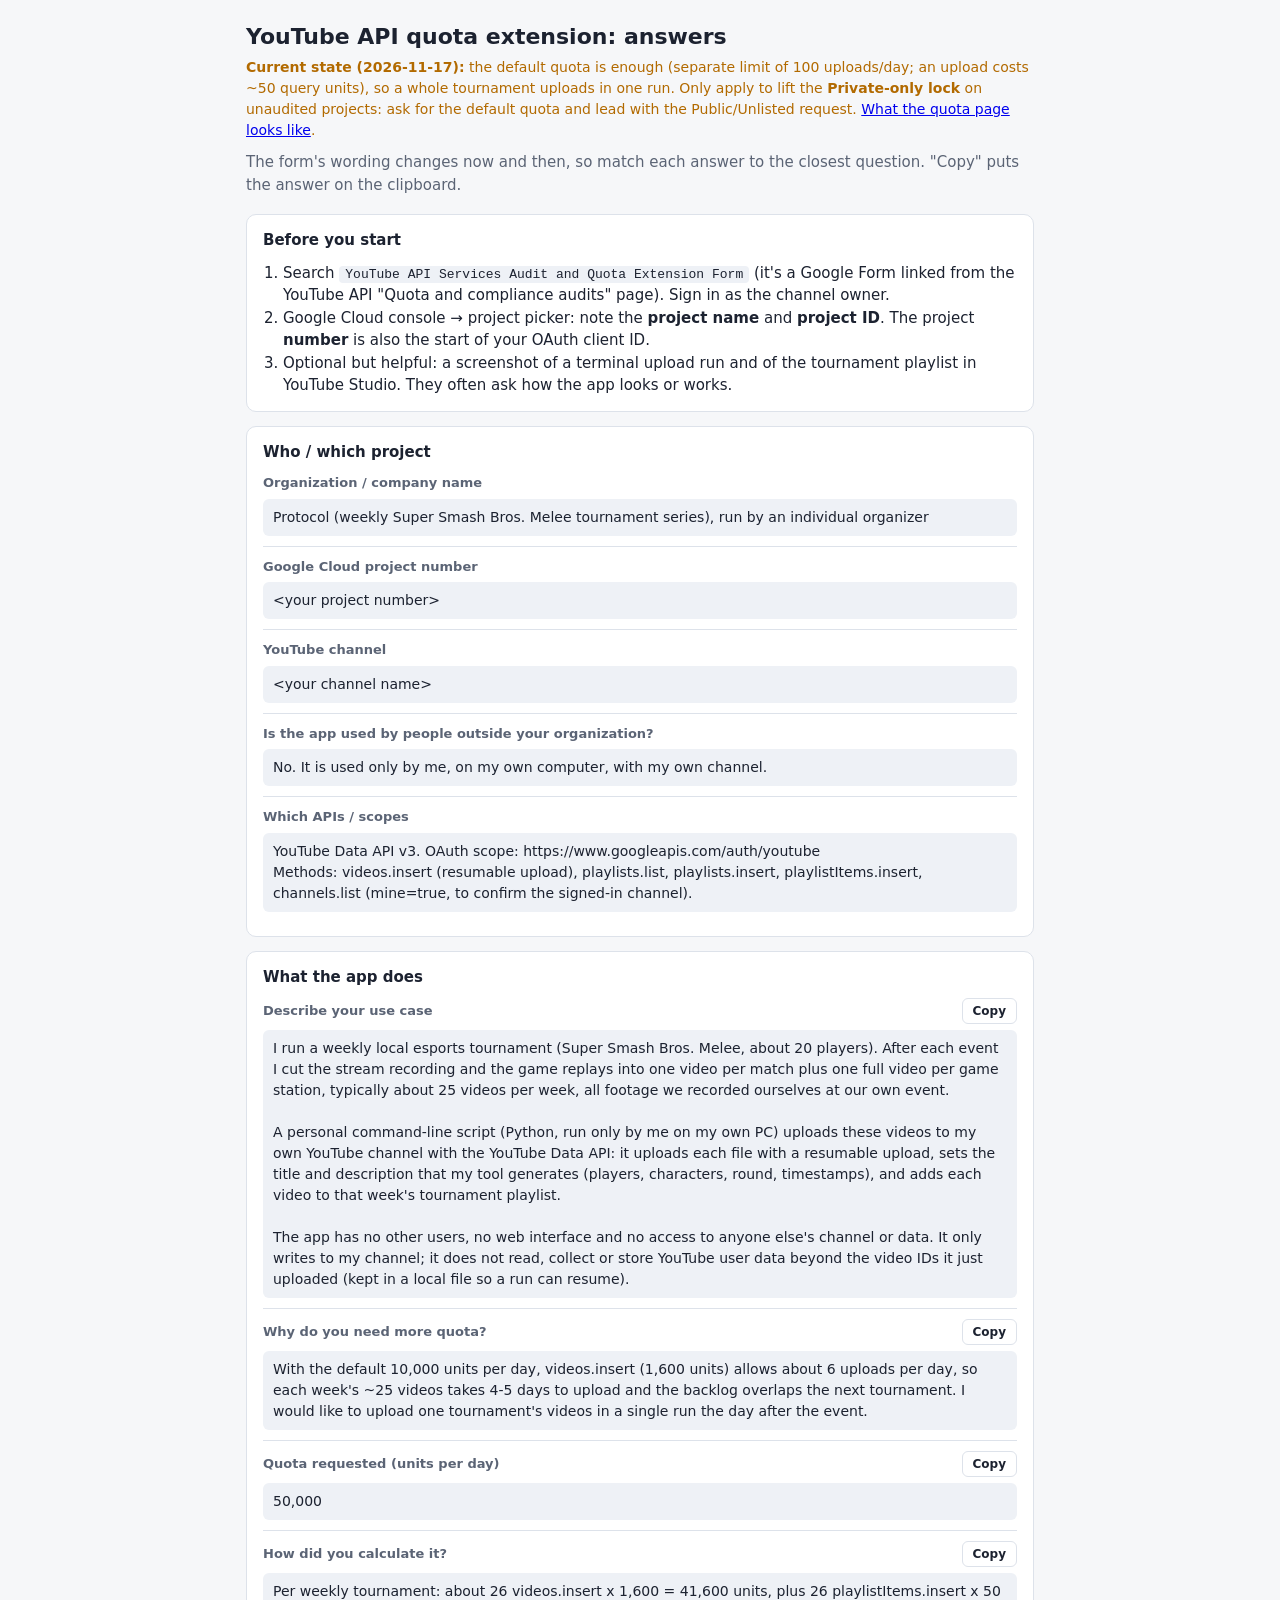
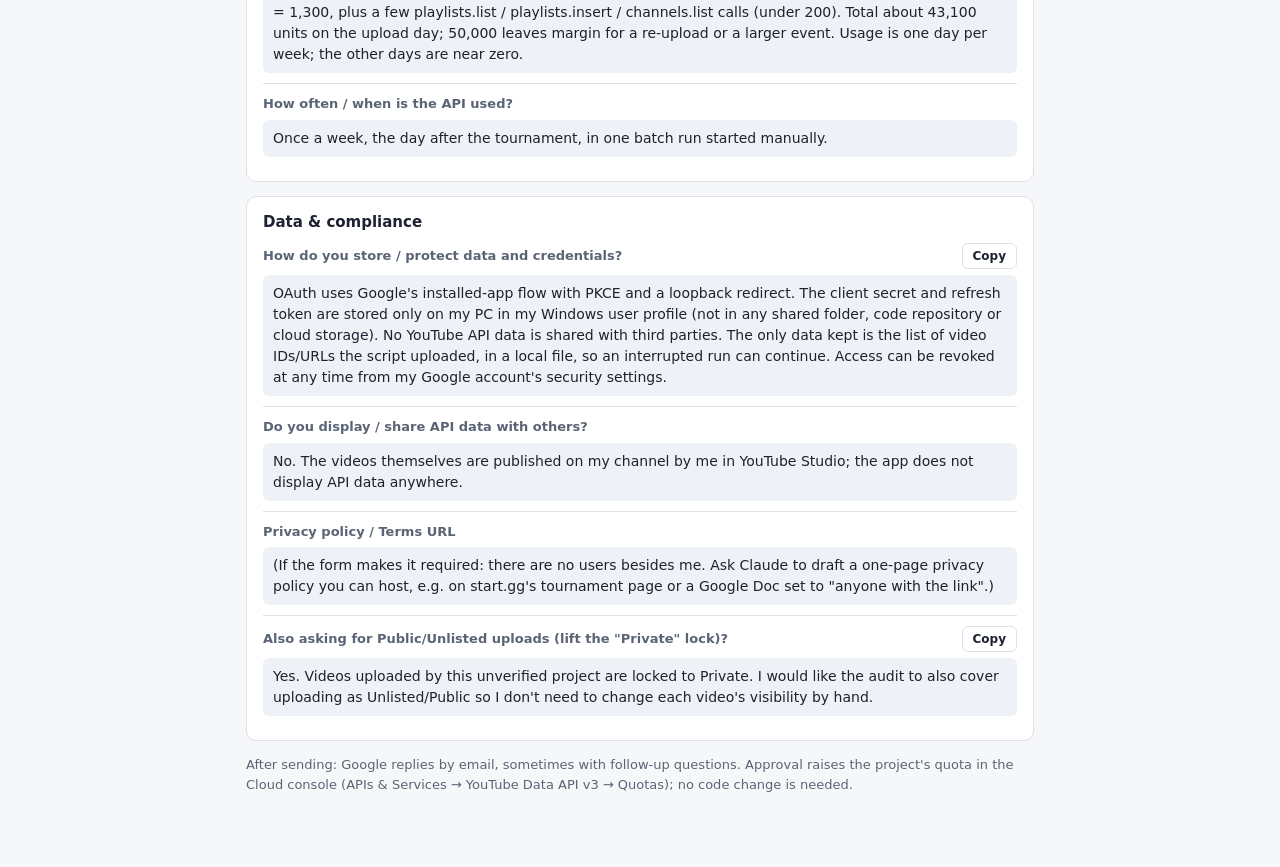
<file: guides/03 YouTube API audit form.html>
<!doctype html>
<html lang="en">
<head>
<meta charset="utf-8">
<meta name="viewport" content="width=device-width, initial-scale=1">
<title>YouTube API Audit Form</title>
<style>
  :root { --bg:#f6f7f9; --card:#fff; --text:#1c2230; --muted:#5b6475; --accent:#2f6fdb; --line:#dde2ea; --code:#eef1f6; --ok:#2e9d5b; --warn:#b26a00; }
  @media (prefers-color-scheme: dark) { :root { --bg:#12161f; --card:#1b212d; --text:#e6e9ef; --muted:#9aa3b5; --accent:#6d9cff; --line:#2c3445; --code:#252d3c; --ok:#4cc47f; --warn:#e0a03a; } }
  * { box-sizing: border-box; }
  body { margin:0; background:var(--bg); color:var(--text); font:15px/1.5 system-ui, "Segoe UI", sans-serif; }
  main { max-width: 820px; margin: 0 auto; padding: 20px 16px 60px; }
  h1 { font-size: 22px; margin: 0 0 4px; }
  .sub { color: var(--muted); margin: 0 0 18px; }
  section { background: var(--card); border: 1px solid var(--line); border-radius: 10px; padding: 14px 16px; margin: 14px 0; }
  h2 { font-size: 15px; margin: 0 0 10px; }
  .field { border-top: 1px solid var(--line); padding: 10px 0; }
  .field:first-of-type { border-top: 0; padding-top: 0; }
  .q { font-weight: 600; font-size: 13px; color: var(--muted); display:flex; justify-content:space-between; gap:8px; align-items:center; }
  .a { white-space: pre-wrap; background: var(--code); border-radius: 6px; padding: 8px 10px; margin-top: 6px; font-size: 14px; }
  button { font: inherit; font-size: 12px; padding: 3px 10px; border-radius: 6px; border: 1px solid var(--line); background: var(--card); color: var(--text); cursor: pointer; flex: none; }
  button.done { color: var(--ok); border-color: var(--ok); }
  .note { color: var(--warn); font-size: 13px; margin: 8px 0 0; }
  .muted { color: var(--muted); font-size: 13px; }
  code { background: var(--code); padding: 1px 6px; border-radius: 4px; font: 13px Consolas, monospace; word-break: break-all; }
  ol { margin: 0; padding-left: 20px; }
</style>
</head>
<body>
<main>
  <h1>YouTube API quota extension: answers</h1>
  <p class="note" style="font-size:14px;margin:0 0 10px"><b>Current state (2026-11-17):</b> the default quota is enough (separate limit of 100 uploads/day; an upload costs ~50 query units), so a whole tournament uploads in one run. Only apply to lift the <b>Private-only lock</b> on unaudited projects: ask for the default quota and lead with the Public/Unlisted request. <a href="images/Google%20Cloud%20quota%20page.png">What the quota page looks like</a>.</p>
  <p class="sub">The form's wording changes now and then, so match each answer to the closest question. "Copy" puts the answer on the clipboard.</p>

  <section>
    <h2>Before you start</h2>
    <ol>
      <li>Search <code>YouTube API Services Audit and Quota Extension Form</code> (it's a Google Form linked from the YouTube API "Quota and compliance audits" page). Sign in as the channel owner.</li>
      <li>Google Cloud console → project picker: note the <b>project name</b> and <b>project ID</b>. The project <b>number</b> is also the start of your OAuth client ID.</li>
      <li>Optional but helpful: a screenshot of a terminal upload run and of the tournament playlist in YouTube Studio. They often ask how the app looks or works.</li>
    </ol>
  </section>

  <section>
    <h2>Who / which project</h2>
    <div class="field"><div class="q">Organization / company name</div><div class="a">Protocol (weekly Super Smash Bros. Melee tournament series), run by an individual organizer</div></div>
    <div class="field"><div class="q">Google Cloud project number</div><div class="a">&lt;your project number&gt;</div></div>
    <div class="field"><div class="q">YouTube channel</div><div class="a">&lt;your channel name&gt;</div></div>
    <div class="field"><div class="q">Is the app used by people outside your organization?</div><div class="a">No. It is used only by me, on my own computer, with my own channel.</div></div>
    <div class="field"><div class="q">Which APIs / scopes</div><div class="a">YouTube Data API v3. OAuth scope: https://www.googleapis.com/auth/youtube
Methods: videos.insert (resumable upload), playlists.list, playlists.insert, playlistItems.insert, channels.list (mine=true, to confirm the signed-in channel).</div></div>
  </section>

  <section>
    <h2>What the app does</h2>
    <div class="field"><div class="q">Describe your use case <button>Copy</button></div><div class="a">I run a weekly local esports tournament (Super Smash Bros. Melee, about 20 players). After each event I cut the stream recording and the game replays into one video per match plus one full video per game station, typically about 25 videos per week, all footage we recorded ourselves at our own event.

A personal command-line script (Python, run only by me on my own PC) uploads these videos to my own YouTube channel with the YouTube Data API: it uploads each file with a resumable upload, sets the title and description that my tool generates (players, characters, round, timestamps), and adds each video to that week's tournament playlist.

The app has no other users, no web interface and no access to anyone else's channel or data. It only writes to my channel; it does not read, collect or store YouTube user data beyond the video IDs it just uploaded (kept in a local file so a run can resume).</div></div>
    <div class="field"><div class="q">Why do you need more quota? <button>Copy</button></div><div class="a">With the default 10,000 units per day, videos.insert (1,600 units) allows about 6 uploads per day, so each week's ~25 videos takes 4-5 days to upload and the backlog overlaps the next tournament. I would like to upload one tournament's videos in a single run the day after the event.</div></div>
    <div class="field"><div class="q">Quota requested (units per day) <button>Copy</button></div><div class="a">50,000</div></div>
    <div class="field"><div class="q">How did you calculate it? <button>Copy</button></div><div class="a">Per weekly tournament: about 26 videos.insert x 1,600 = 41,600 units, plus 26 playlistItems.insert x 50 = 1,300, plus a few playlists.list / playlists.insert / channels.list calls (under 200). Total about 43,100 units on the upload day; 50,000 leaves margin for a re-upload or a larger event. Usage is one day per week; the other days are near zero.</div></div>
    <div class="field"><div class="q">How often / when is the API used?</div><div class="a">Once a week, the day after the tournament, in one batch run started manually.</div></div>
  </section>

  <section>
    <h2>Data &amp; compliance</h2>
    <div class="field"><div class="q">How do you store / protect data and credentials? <button>Copy</button></div><div class="a">OAuth uses Google's installed-app flow with PKCE and a loopback redirect. The client secret and refresh token are stored only on my PC in my Windows user profile (not in any shared folder, code repository or cloud storage). No YouTube API data is shared with third parties. The only data kept is the list of video IDs/URLs the script uploaded, in a local file, so an interrupted run can continue. Access can be revoked at any time from my Google account's security settings.</div></div>
    <div class="field"><div class="q">Do you display / share API data with others?</div><div class="a">No. The videos themselves are published on my channel by me in YouTube Studio; the app does not display API data anywhere.</div></div>
    <div class="field"><div class="q">Privacy policy / Terms URL</div><div class="a">(If the form makes it required: there are no users besides me. Ask Claude to draft a one-page privacy policy you can host, e.g. on start.gg's tournament page or a Google Doc set to "anyone with the link".)</div></div>
    <div class="field"><div class="q">Also asking for Public/Unlisted uploads (lift the "Private" lock)? <button>Copy</button></div><div class="a">Yes. Videos uploaded by this unverified project are locked to Private. I would like the audit to also cover uploading as Unlisted/Public so I don't need to change each video's visibility by hand.</div></div>
  </section>

  <p class="muted">After sending: Google replies by email, sometimes with follow-up questions. Approval raises the project's quota in the Cloud console (APIs &amp; Services → YouTube Data API v3 → Quotas); no code change is needed.</p>
</main>
<script>
  document.querySelectorAll('.field').forEach(f => {
    const b = f.querySelector('button'); if (!b) return;
    b.onclick = async () => {
      const t = f.querySelector('.a').innerText;
      try { await navigator.clipboard.writeText(t); }
      catch (e) { const r = document.createRange(); r.selectNodeContents(f.querySelector('.a')); const s = getSelection(); s.removeAllRanges(); s.addRange(r); document.execCommand('copy'); }
      b.textContent = 'Copied'; b.classList.add('done');
      setTimeout(() => { b.textContent = 'Copy'; b.classList.remove('done'); }, 1500);
    };
  });
</script>
</body>
</html>
</file>
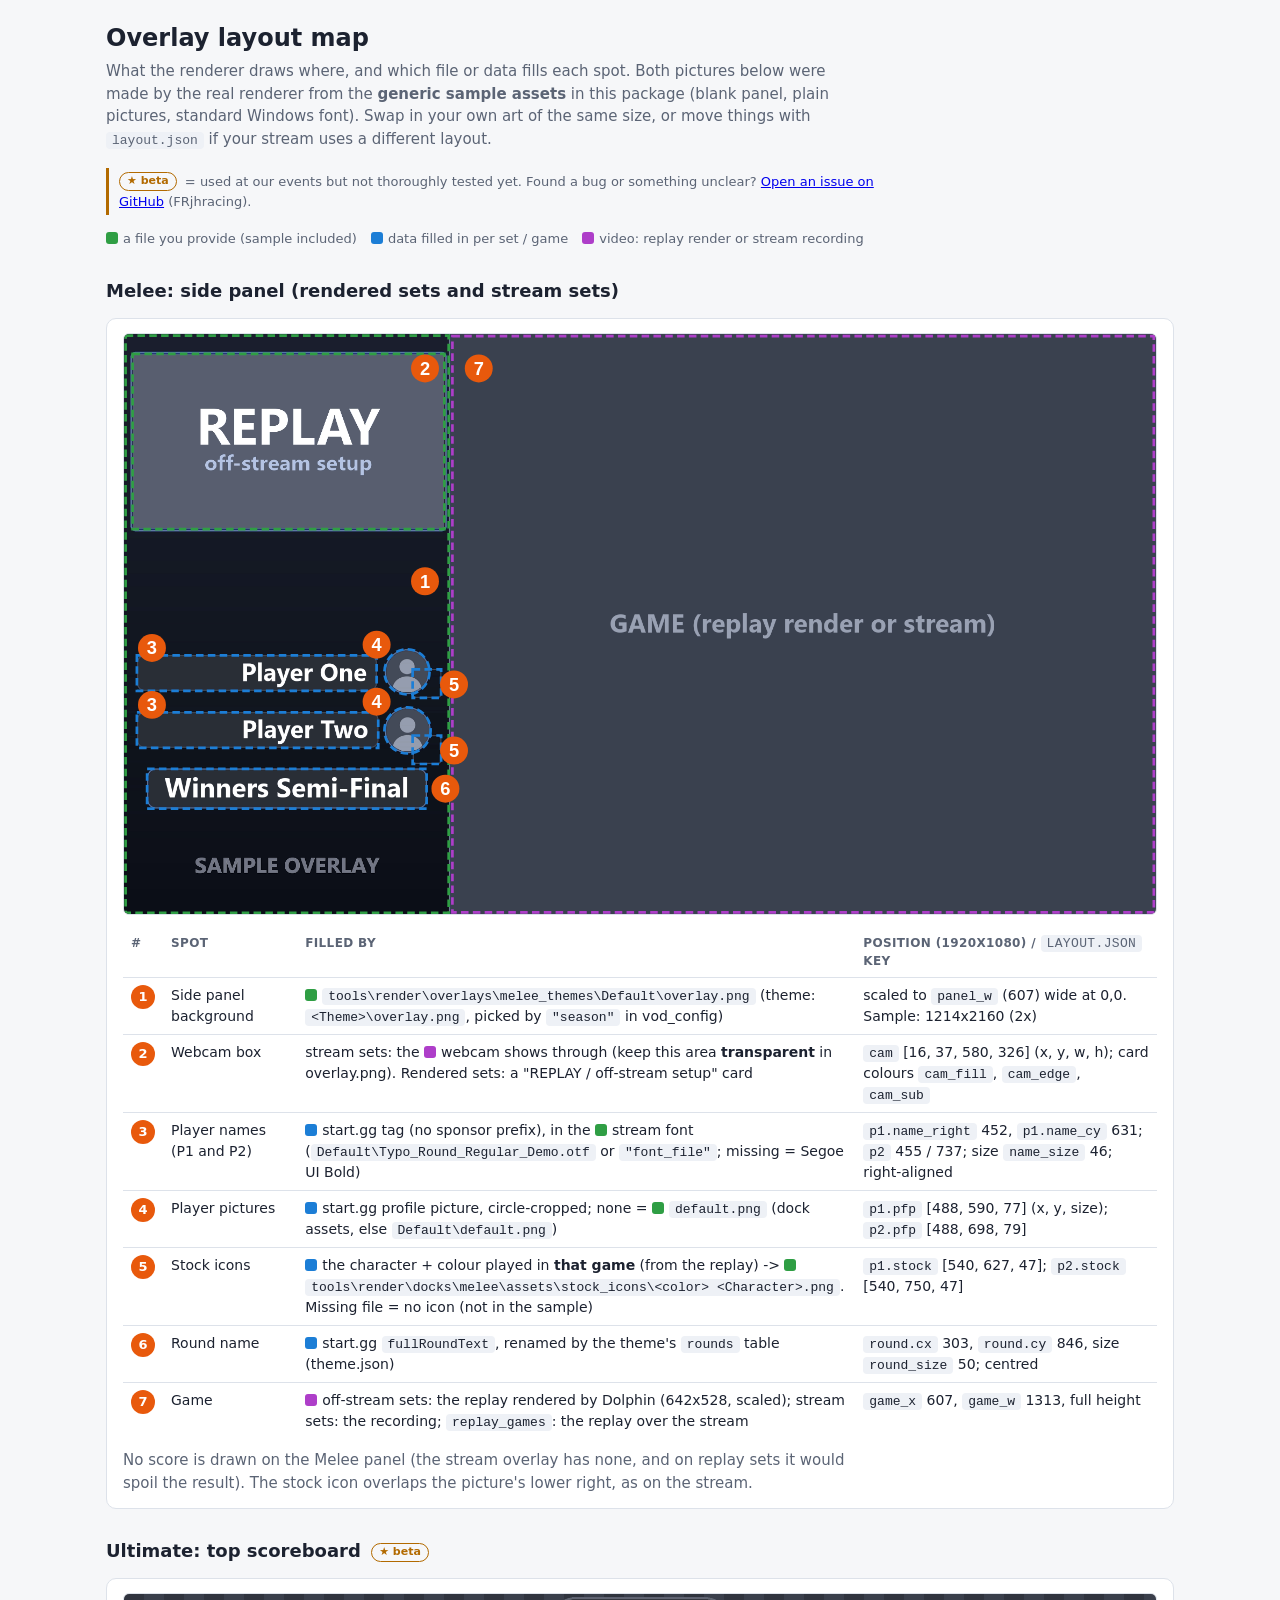
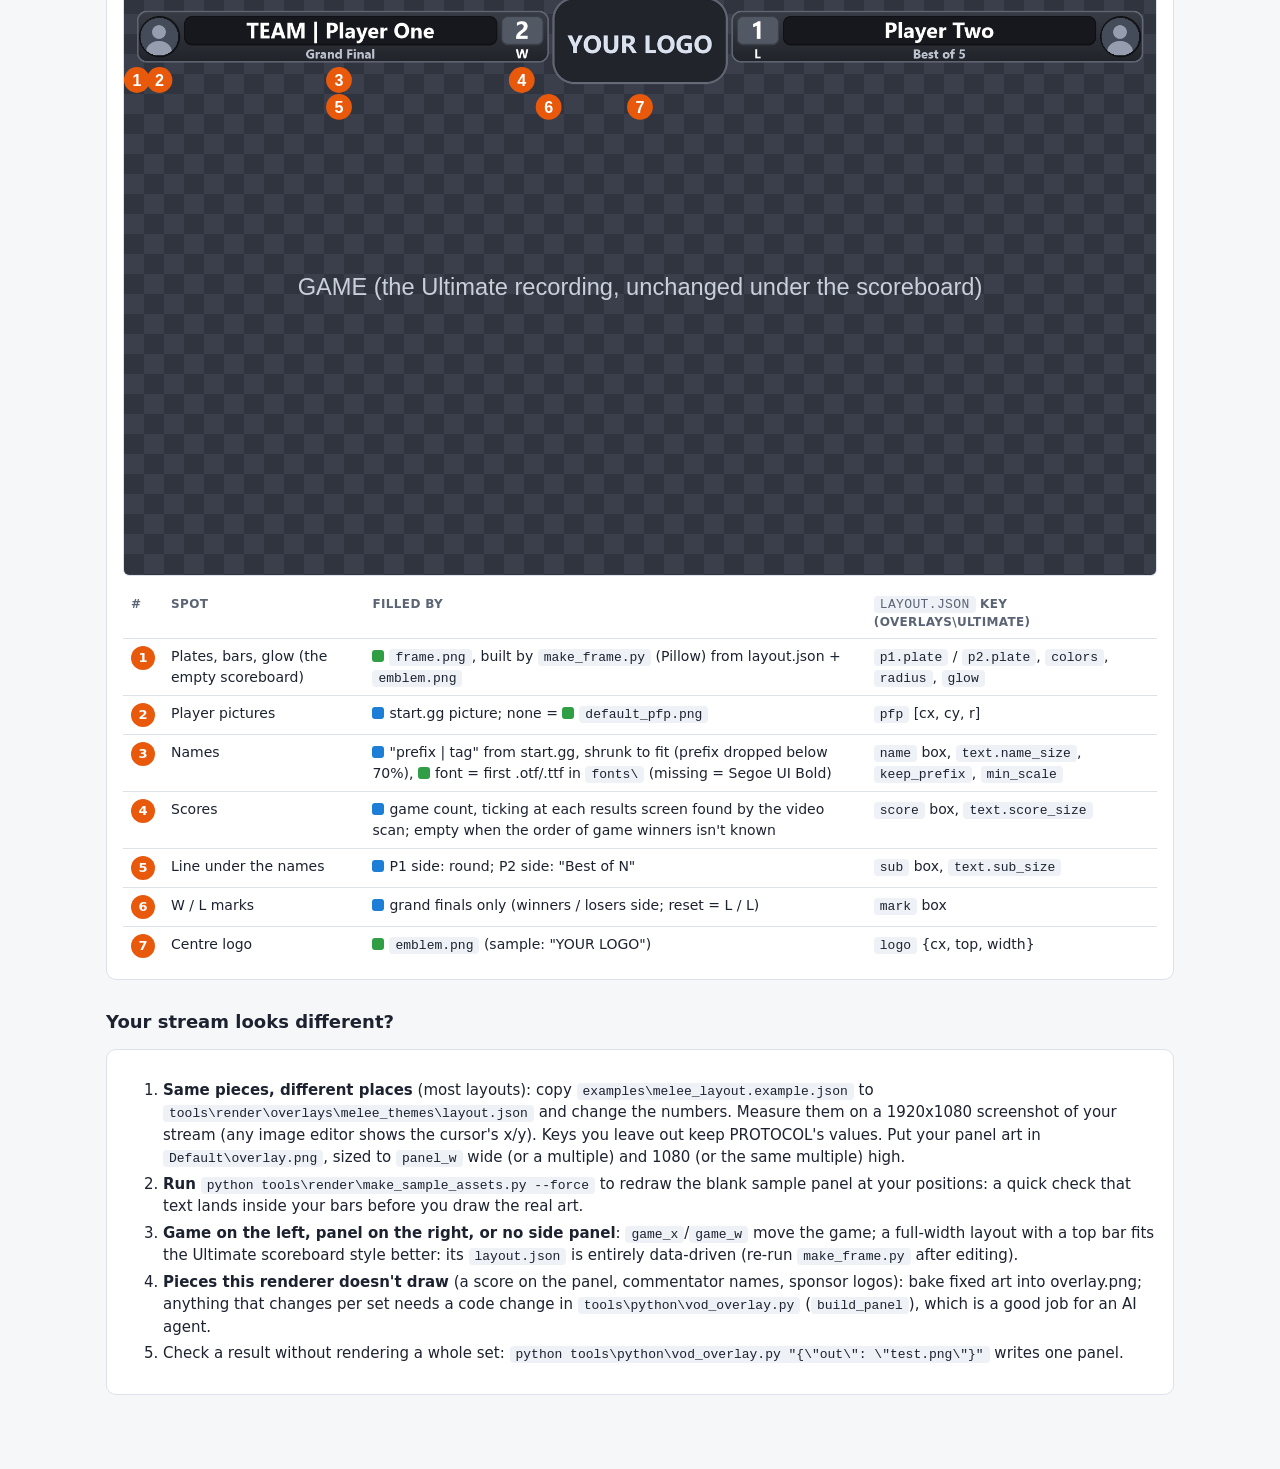
<file: guides/04 Overlay layout map.html>
<!doctype html>
<html lang="en">
<head>
<meta charset="utf-8">
<meta name="viewport" content="width=device-width, initial-scale=1">
<title>Overlay Layout Map</title>
<style>
  :root { --bg:#f6f7f9; --card:#fff; --text:#1c2230; --muted:#5b6475; --accent:#2f6fdb; --line:#dde2ea; --code:#eef1f6; --mark:#e8590c; }
  @media (prefers-color-scheme: dark) { :root:not([data-theme="light"]) { --bg:#12161f; --card:#1b212d; --text:#e6e9ef; --muted:#9aa3b5; --accent:#6d9cff; --line:#2c3445; --code:#252d3c; --mark:#ff8a3d; } }
  :root[data-theme="dark"] { --bg:#12161f; --card:#1b212d; --text:#e6e9ef; --muted:#9aa3b5; --accent:#6d9cff; --line:#2c3445; --code:#252d3c; --mark:#ff8a3d; }
  * { box-sizing: border-box; }
  body { margin:0; background:var(--bg); color:var(--text); font:15px/1.5 system-ui, "Segoe UI", sans-serif; }
  main { max-width: 1100px; margin: 0 auto; padding: 20px 16px 60px; }
  h1 { font-size: 24px; margin: 0 0 4px; }
  h2 { font-size: 18px; margin: 28px 0 8px; }
  .sub { color: var(--muted); margin: 0 0 18px; max-width: 760px; }
  section { background: var(--card); border: 1px solid var(--line); border-radius: 10px; padding: 14px 16px; margin: 14px 0; }
  .map { position: relative; width: 100%; border-radius: 6px; overflow: hidden; border: 1px solid var(--line); background: #0b0d12; }
  .map img { display: block; width: 100%; height: auto; }
  .map svg { position: absolute; inset: 0; width: 100%; height: 100%; }
  .map .ult { background: repeating-conic-gradient(#3a3f4b 0 25%, #30343e 0 50%) 0 0 / 40px 40px; }
  table { width: 100%; border-collapse: collapse; font-size: 14px; margin-top: 12px; }
  th, td { text-align: left; vertical-align: top; padding: 7px 8px; border-top: 1px solid var(--line); }
  th { color: var(--muted); font-weight: 600; font-size: 12px; text-transform: uppercase; letter-spacing: .03em; border-top: 0; }
  td:first-child { width: 34px; }
  .n { display: inline-flex; width: 24px; height: 24px; border-radius: 50%; background: var(--mark); color: #fff; font-weight: 700; font-size: 13px; align-items: center; justify-content: center; }
  code { background: var(--code); padding: 1px 6px; border-radius: 4px; font: 13px Consolas, monospace; word-break: break-word; }
  .legend { display: flex; flex-wrap: wrap; gap: 14px; font-size: 13px; color: var(--muted); margin-top: 8px; }
  .chip { display: inline-block; width: 12px; height: 12px; border-radius: 3px; vertical-align: -1px; margin-right: 5px; }
  .file { background: #2f9e44; } .data { background: #1c7ed6; } .media { background: #ae3ec9; }
  .wrap { overflow-x: auto; }
  ol li { margin: 4px 0; }
  .beta { display:inline-block; font-size:11px; font-weight:700; line-height:1.5; padding:0 7px; border-radius:99px; border:1px solid var(--warn, #b26a00); color:var(--warn, #b26a00) !important; text-decoration:none; vertical-align:2px; white-space:nowrap; margin-left:4px; }
  .beta-note { font-size:13px; color:var(--muted); border-left:3px solid var(--warn, #b26a00); padding:4px 10px; margin:0 0 14px; max-width:820px; }
</style>
</head>
<body>
<main>
  <h1>Overlay layout map</h1>
  <p class="sub">What the renderer draws where, and which file or data fills each spot. Both pictures below were made by
    the real renderer from the <b>generic sample assets</b> in this package (blank panel, plain pictures, standard
    Windows font). Swap in your own art of the same size, or move things with <code>layout.json</code> if your
    stream uses a different layout.</p>
  <p class="beta-note"><span class="beta" style="margin:0 4px 0 0">&#9733; beta</span> = used at our events but not thoroughly tested yet. Found a bug or something unclear? <a href="https://github.com/FRjhracing/Super-Stream-Bros/issues">Open an issue on GitHub</a> (FRjhracing).</p>
  <div class="legend">
    <span><span class="chip file"></span>a file you provide (sample included)</span>
    <span><span class="chip data"></span>data filled in per set / game</span>
    <span><span class="chip media"></span>video: replay render or stream recording</span>
  </div>

  <h2>Melee: side panel (rendered sets and stream sets)</h2>
  <section>
    <div class="map">
      <img src="images/melee_sample_frame.png" alt="Rendered sample Melee frame: side panel with REPLAY card, two player rows, round bar; game area on the right">
      <svg viewBox="0 0 1920 1080" aria-hidden="true">
        <g fill="none" stroke-width="5" stroke-dasharray="14 8">
          <rect x="3" y="3" width="601" height="1074" stroke="#2f9e44"/>
          <rect x="16" y="37" width="580" height="326" stroke="#2f9e44"/>
          <rect x="24" y="598" width="446" height="66" stroke="#1c7ed6"/>
          <rect x="24" y="704" width="449" height="66" stroke="#1c7ed6"/>
          <circle cx="526.5" cy="628.5" r="42" stroke="#1c7ed6"/>
          <circle cx="527.5" cy="737.5" r="43" stroke="#1c7ed6"/>
          <rect x="537" y="624" width="53" height="53" stroke="#1c7ed6"/>
          <rect x="537" y="747" width="53" height="53" stroke="#1c7ed6"/>
          <rect x="43" y="809" width="520" height="74" stroke="#1c7ed6"/>
          <rect x="611" y="4" width="1305" height="1072" stroke="#ae3ec9"/>
        </g>
        <g font-family="Segoe UI, sans-serif" font-weight="700" font-size="34" text-anchor="middle">
          <g fill="#e8590c"><circle cx="560" cy="460" r="26"/><circle cx="560" cy="64" r="26"/><circle cx="52" cy="584" r="26"/><circle cx="52" cy="690" r="26"/><circle cx="470" cy="578" r="26"/><circle cx="470" cy="684" r="26"/><circle cx="614" cy="652" r="26"/><circle cx="614" cy="775" r="26"/><circle cx="598" cy="846" r="26"/><circle cx="660" cy="64" r="26"/></g>
          <g fill="#fff"><text x="560" y="472">1</text><text x="560" y="76">2</text><text x="52" y="596">3</text><text x="52" y="702">3</text><text x="470" y="590">4</text><text x="470" y="696">4</text><text x="614" y="664">5</text><text x="614" y="787">5</text><text x="598" y="858">6</text><text x="660" y="76">7</text></g>
        </g>
      </svg>
    </div>
    <div class="wrap"><table>
      <tr><th>#</th><th>Spot</th><th>Filled by</th><th>Position (1920x1080) / <code>layout.json</code> key</th></tr>
      <tr><td><span class="n">1</span></td><td>Side panel background</td><td><span class="chip file"></span><code>tools\render\overlays\melee_themes\Default\overlay.png</code> (theme: <code>&lt;Theme&gt;\overlay.png</code>, picked by <code>"season"</code> in vod_config)</td><td>scaled to <code>panel_w</code> (607) wide at 0,0. Sample: 1214x2160 (2x)</td></tr>
      <tr><td><span class="n">2</span></td><td>Webcam box</td><td>stream sets: the <span class="chip media"></span>webcam shows through (keep this area <b>transparent</b> in overlay.png). Rendered sets: a "REPLAY / off-stream setup" card</td><td><code>cam</code> [16, 37, 580, 326] (x, y, w, h); card colours <code>cam_fill</code>, <code>cam_edge</code>, <code>cam_sub</code></td></tr>
      <tr><td><span class="n">3</span></td><td>Player names (P1 and P2)</td><td><span class="chip data"></span>start.gg tag (no sponsor prefix), in the <span class="chip file"></span>stream font (<code>Default\Typo_Round_Regular_Demo.otf</code> or <code>"font_file"</code>; missing = Segoe UI Bold)</td><td><code>p1.name_right</code> 452, <code>p1.name_cy</code> 631; <code>p2</code> 455 / 737; size <code>name_size</code> 46; right-aligned</td></tr>
      <tr><td><span class="n">4</span></td><td>Player pictures</td><td><span class="chip data"></span>start.gg profile picture, circle-cropped; none = <span class="chip file"></span><code>default.png</code> (dock assets, else <code>Default\default.png</code>)</td><td><code>p1.pfp</code> [488, 590, 77] (x, y, size); <code>p2.pfp</code> [488, 698, 79]</td></tr>
      <tr><td><span class="n">5</span></td><td>Stock icons</td><td><span class="chip data"></span>the character + colour played in <b>that game</b> (from the replay) -&gt; <span class="chip file"></span><code>tools\render\docks\melee\assets\stock_icons\&lt;color&gt; &lt;Character&gt;.png</code>. Missing file = no icon (not in the sample)</td><td><code>p1.stock</code> [540, 627, 47]; <code>p2.stock</code> [540, 750, 47]</td></tr>
      <tr><td><span class="n">6</span></td><td>Round name</td><td><span class="chip data"></span>start.gg <code>fullRoundText</code>, renamed by the theme's <code>rounds</code> table (theme.json)</td><td><code>round.cx</code> 303, <code>round.cy</code> 846, size <code>round_size</code> 50; centred</td></tr>
      <tr><td><span class="n">7</span></td><td>Game</td><td><span class="chip media"></span>off-stream sets: the replay rendered by Dolphin (642x528, scaled); stream sets: the recording; <code>replay_games</code>: the replay over the stream</td><td><code>game_x</code> 607, <code>game_w</code> 1313, full height</td></tr>
    </table></div>
    <p class="sub" style="margin:10px 0 0">No score is drawn on the Melee panel (the stream overlay has none, and on replay sets it would
      spoil the result). The stock icon overlaps the picture's lower right, as on the stream.</p>
  </section>

  <h2>Ultimate: top scoreboard <a class="beta" href="https://github.com/FRjhracing/Super-Stream-Bros/issues" title="Not thoroughly tested yet: please report bugs and issues on GitHub">&#9733; beta</a></h2>
  <section>
    <div class="map"><div class="ult">
      <img src="images/ultimate_sample_rendered.png" alt="Rendered sample Ultimate scoreboard: two plates with picture, name, score, round / best-of and W/L marks, logo in the middle">
    </div>
      <svg viewBox="0 0 1920 1080" aria-hidden="true">
        <g font-family="Segoe UI, sans-serif" font-weight="700" font-size="30" text-anchor="middle">
          <g fill="#e8590c"><circle cx="24" cy="160" r="24"/><circle cx="66" cy="160" r="24"/><circle cx="400" cy="160" r="24"/><circle cx="740" cy="160" r="24"/><circle cx="400" cy="210" r="24"/><circle cx="790" cy="210" r="24"/><circle cx="960" cy="210" r="24"/></g>
          <g fill="#fff"><text x="24" y="171">1</text><text x="66" y="171">2</text><text x="400" y="171">3</text><text x="740" y="171">4</text><text x="400" y="221">5</text><text x="790" y="221">6</text><text x="960" y="221">7</text></g>
        </g>
        <text x="960" y="560" text-anchor="middle" font-family="Segoe UI, sans-serif" font-size="44" fill="#c9cfdb">GAME (the Ultimate recording, unchanged under the scoreboard)</text>
      </svg>
    </div>
    <div class="wrap"><table>
      <tr><th>#</th><th>Spot</th><th>Filled by</th><th><code>layout.json</code> key (overlays\ultimate)</th></tr>
      <tr><td><span class="n">1</span></td><td>Plates, bars, glow (the empty scoreboard)</td><td><span class="chip file"></span><code>frame.png</code>, built by <code>make_frame.py</code> (Pillow) from layout.json + <code>emblem.png</code></td><td><code>p1.plate</code> / <code>p2.plate</code>, <code>colors</code>, <code>radius</code>, <code>glow</code></td></tr>
      <tr><td><span class="n">2</span></td><td>Player pictures</td><td><span class="chip data"></span>start.gg picture; none = <span class="chip file"></span><code>default_pfp.png</code></td><td><code>pfp</code> [cx, cy, r]</td></tr>
      <tr><td><span class="n">3</span></td><td>Names</td><td><span class="chip data"></span>"prefix | tag" from start.gg, shrunk to fit (prefix dropped below 70%), <span class="chip file"></span>font = first .otf/.ttf in <code>fonts\</code> (missing = Segoe UI Bold)</td><td><code>name</code> box, <code>text.name_size</code>, <code>keep_prefix</code>, <code>min_scale</code></td></tr>
      <tr><td><span class="n">4</span></td><td>Scores</td><td><span class="chip data"></span>game count, ticking at each results screen found by the video scan; empty when the order of game winners isn't known</td><td><code>score</code> box, <code>text.score_size</code></td></tr>
      <tr><td><span class="n">5</span></td><td>Line under the names</td><td><span class="chip data"></span>P1 side: round; P2 side: "Best of N"</td><td><code>sub</code> box, <code>text.sub_size</code></td></tr>
      <tr><td><span class="n">6</span></td><td>W / L marks</td><td><span class="chip data"></span>grand finals only (winners / losers side; reset = L / L)</td><td><code>mark</code> box</td></tr>
      <tr><td><span class="n">7</span></td><td>Centre logo</td><td><span class="chip file"></span><code>emblem.png</code> (sample: "YOUR LOGO")</td><td><code>logo</code> {cx, top, width}</td></tr>
    </table></div>
  </section>

  <h2>Your stream looks different?</h2>
  <section>
    <ol>
      <li><b>Same pieces, different places</b> (most layouts): copy <code>examples\melee_layout.example.json</code> to
        <code>tools\render\overlays\melee_themes\layout.json</code> and change the numbers. Measure them on a
        1920x1080 screenshot of your stream (any image editor shows the cursor's x/y). Keys you leave out keep
        PROTOCOL's values. Put your panel art in <code>Default\overlay.png</code>, sized to <code>panel_w</code> wide
        (or a multiple) and 1080 (or the same multiple) high.</li>
      <li><b>Run</b> <code>python tools\render\make_sample_assets.py --force</code> to redraw the blank sample panel at
        your positions: a quick check that text lands inside your bars before you draw the real art.</li>
      <li><b>Game on the left, panel on the right, or no side panel</b>: <code>game_x</code>/<code>game_w</code> move the
        game; a full-width layout with a top bar fits the Ultimate scoreboard style better: its
        <code>layout.json</code> is entirely data-driven (re-run <code>make_frame.py</code> after editing).</li>
      <li><b>Pieces this renderer doesn't draw</b> (a score on the panel, commentator names, sponsor logos): bake fixed
        art into overlay.png; anything that changes per set needs a code change in
        <code>tools\python\vod_overlay.py</code> (<code>build_panel</code>), which is a good job for an AI agent.</li>
      <li>Check a result without rendering a whole set: <code>python tools\python\vod_overlay.py "{\"out\": \"test.png\"}"</code> writes one panel.</li>
    </ol>
  </section>
</main>
</body>
</html>
</file>
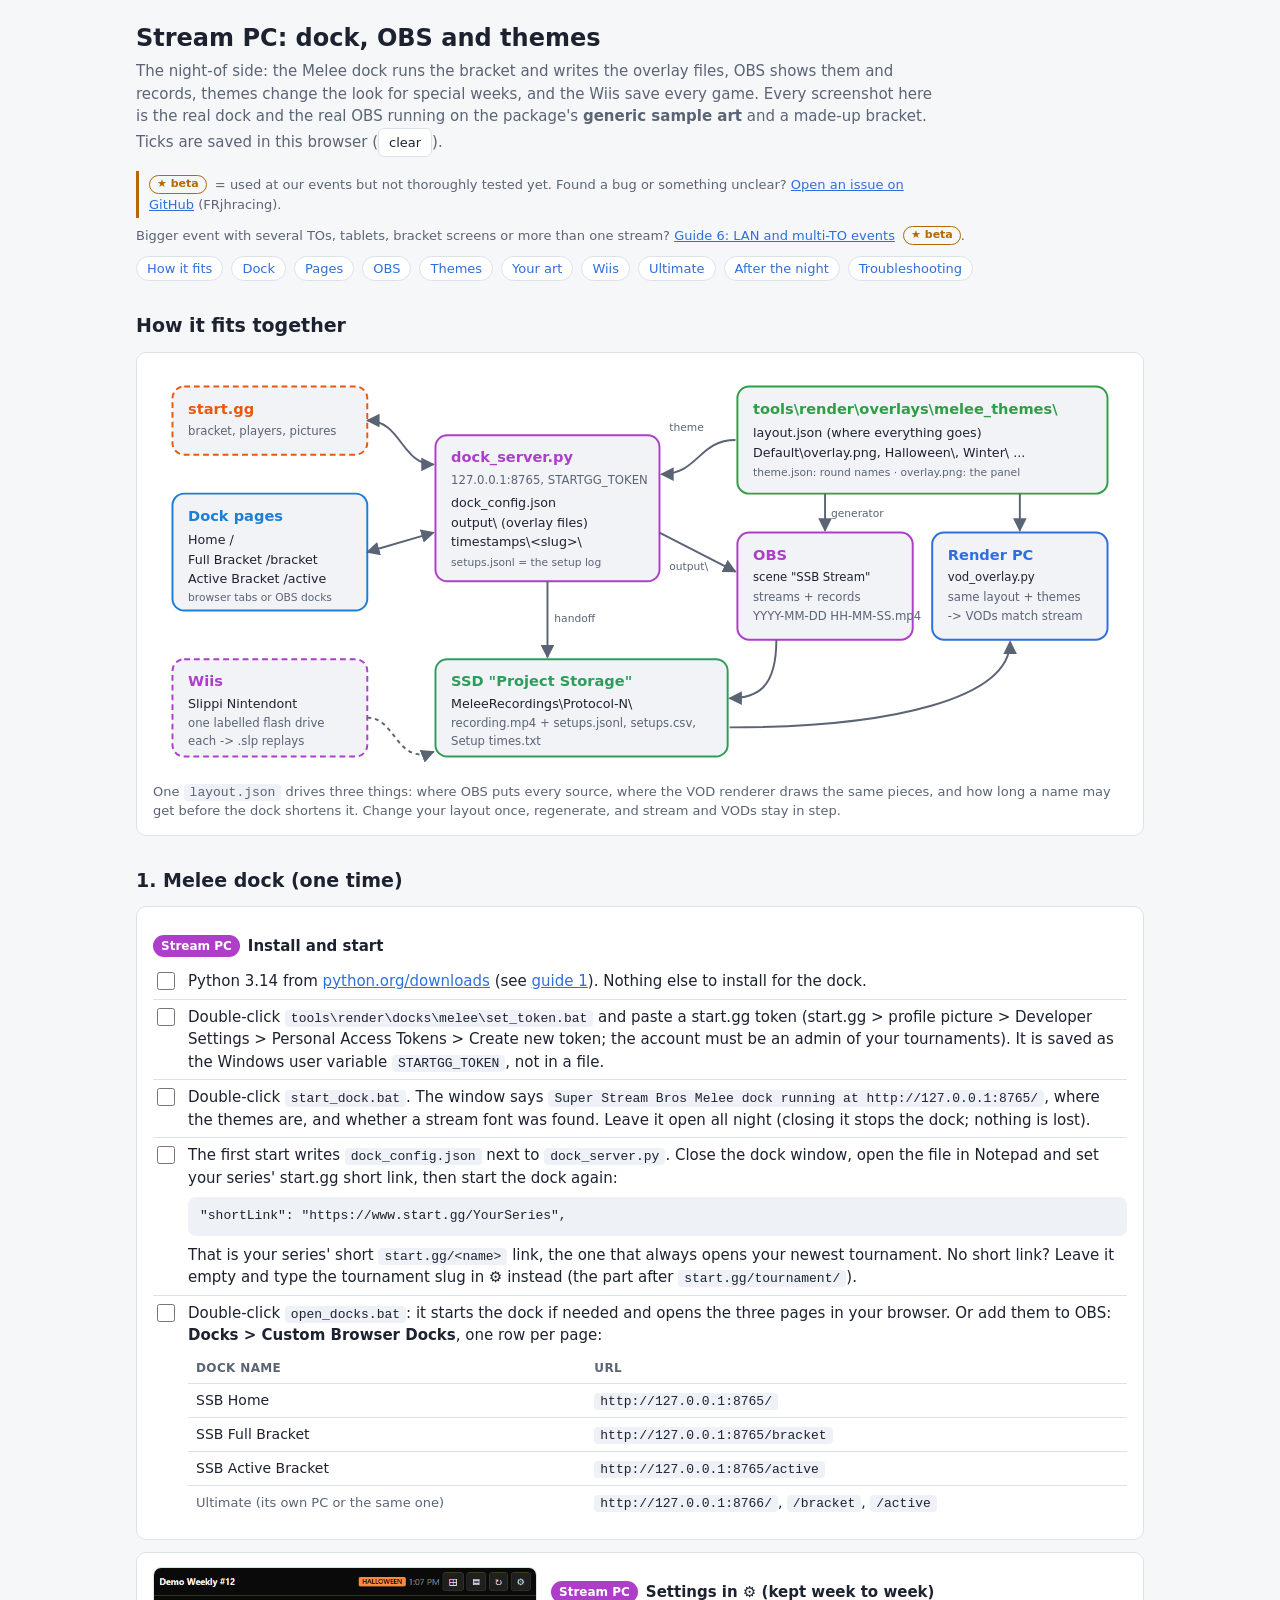
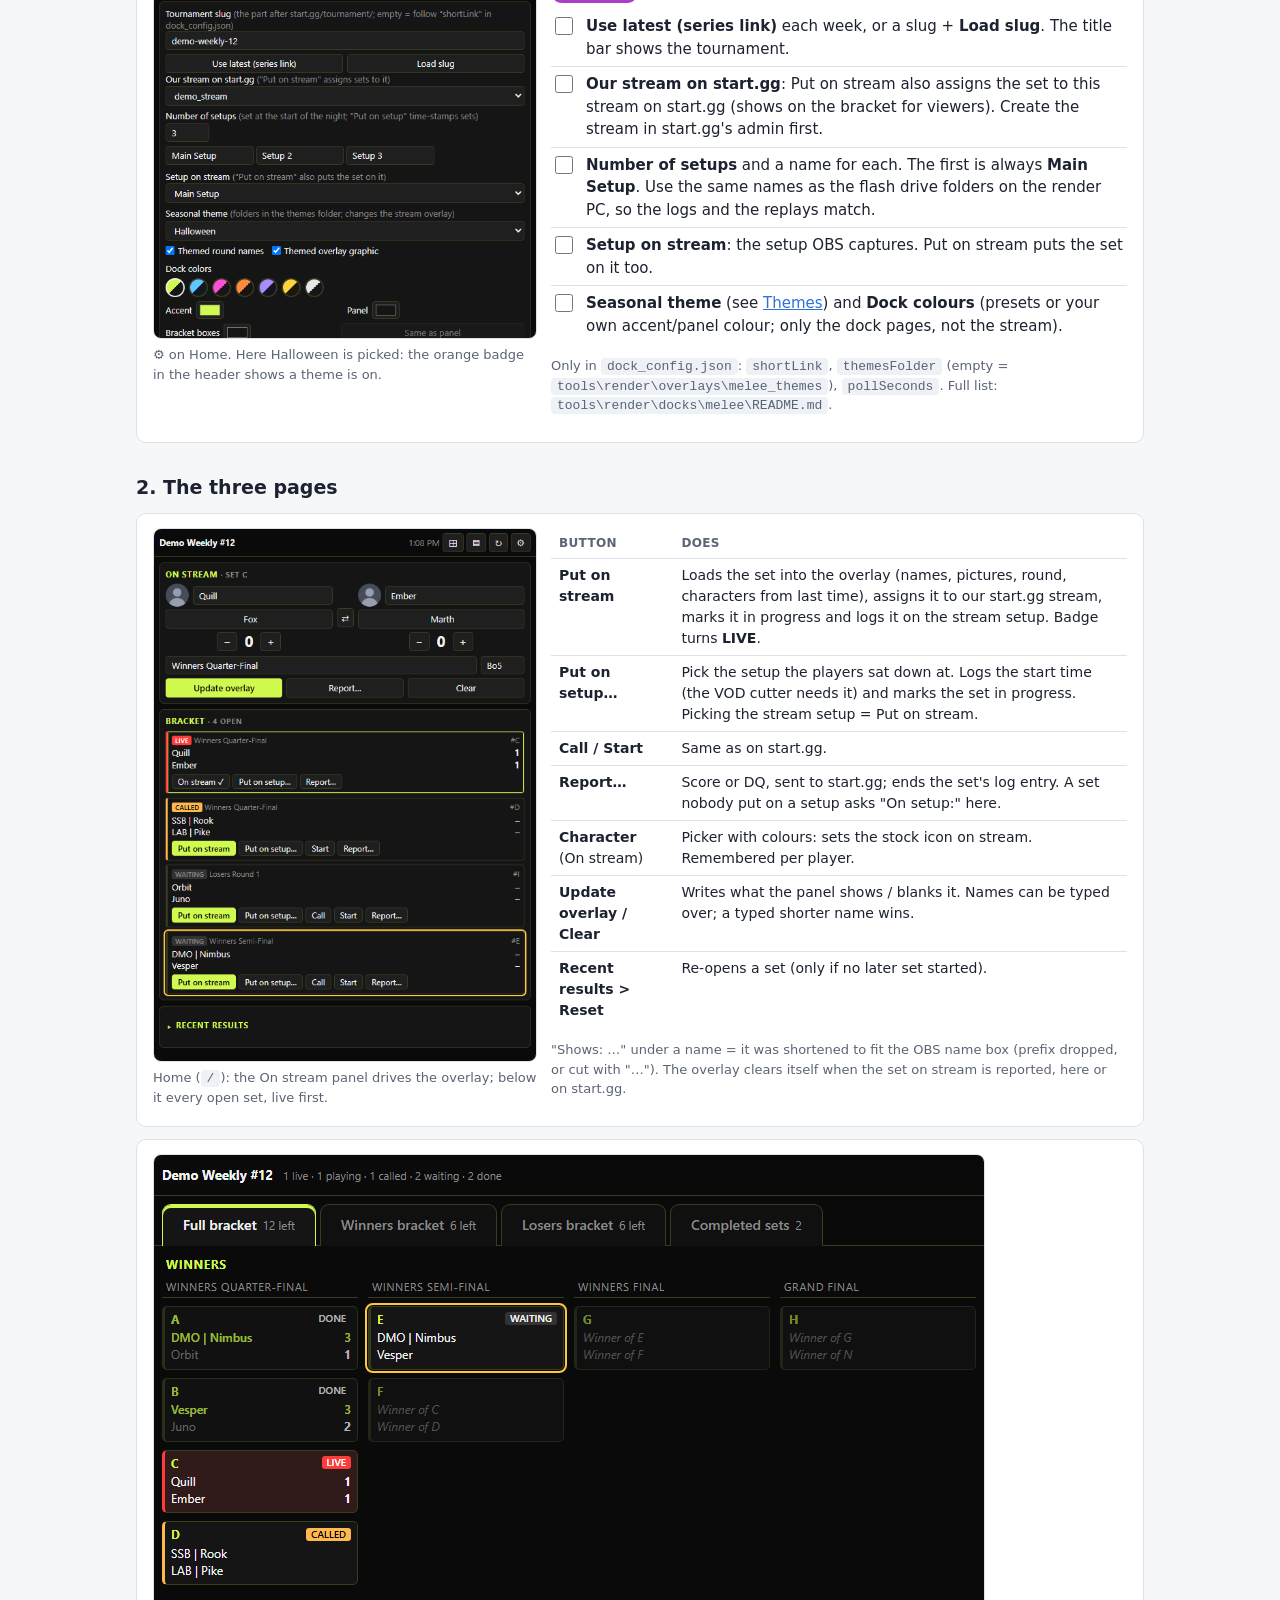
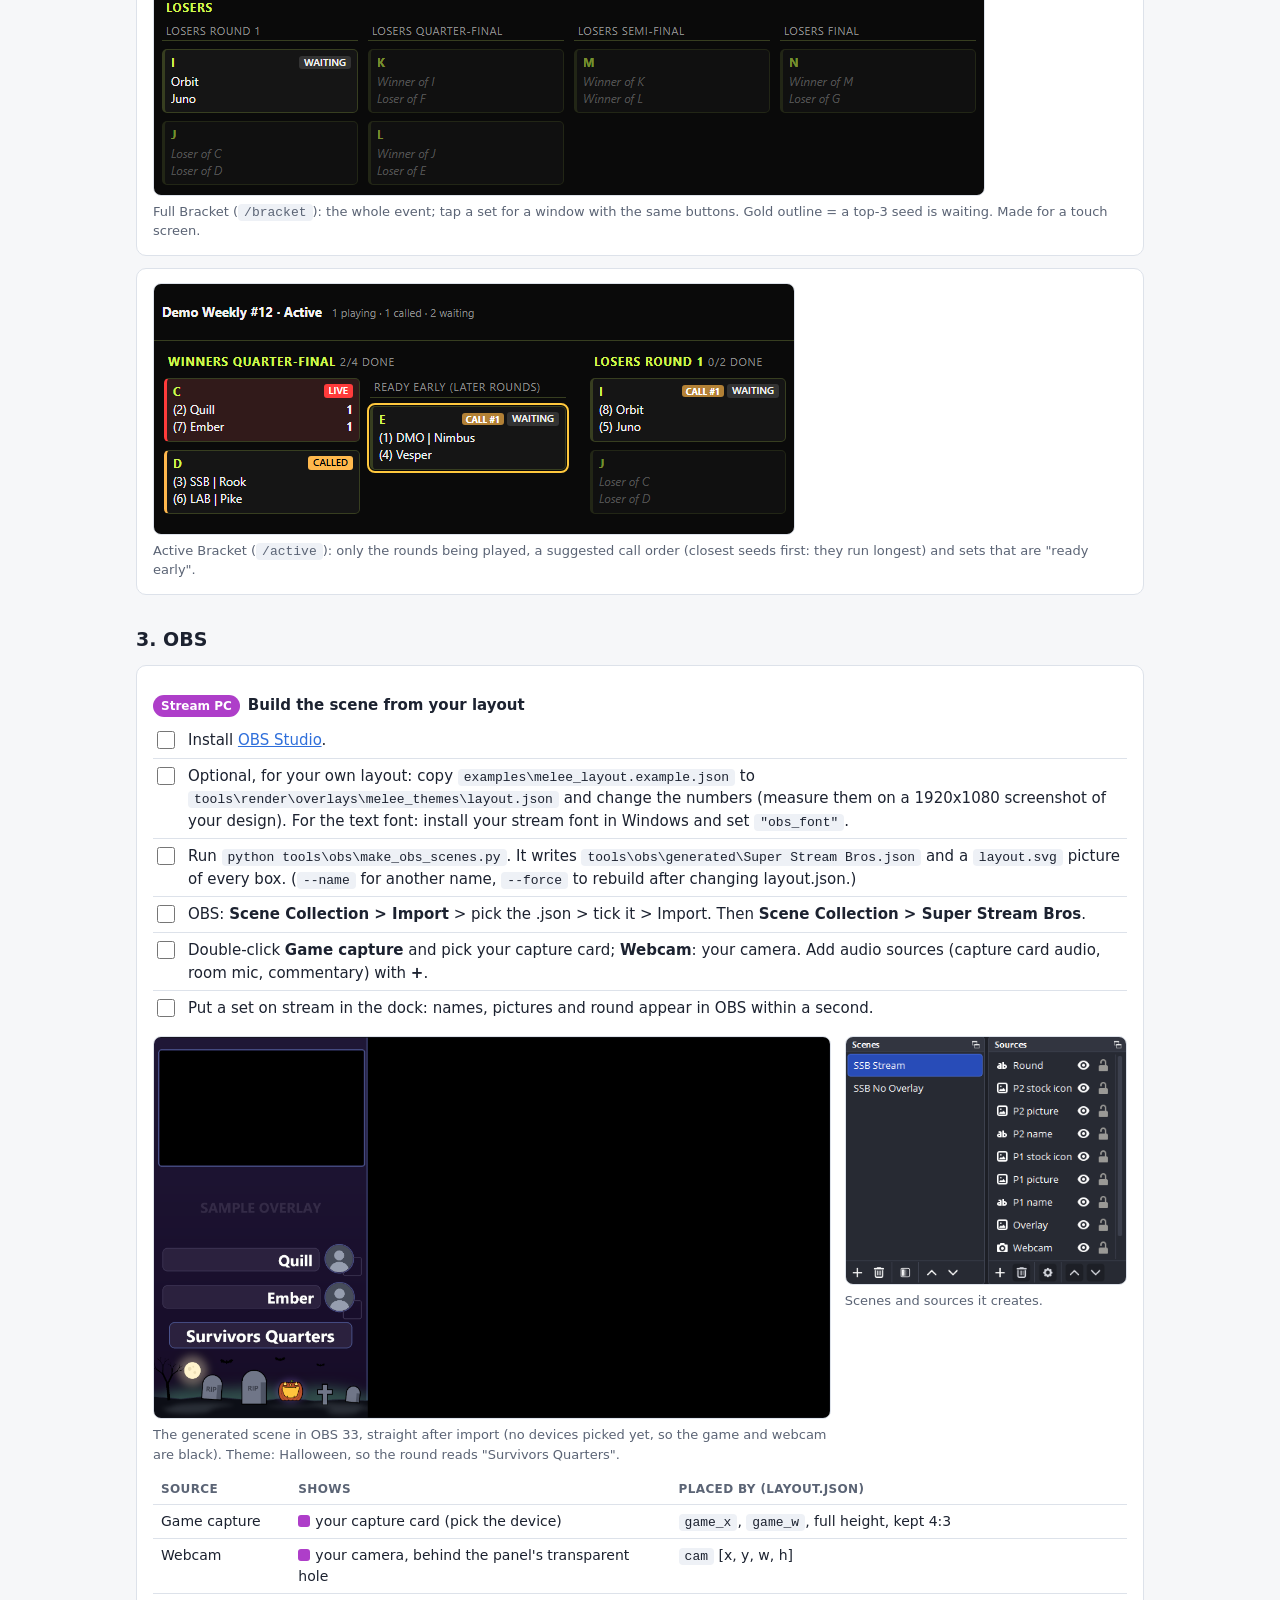
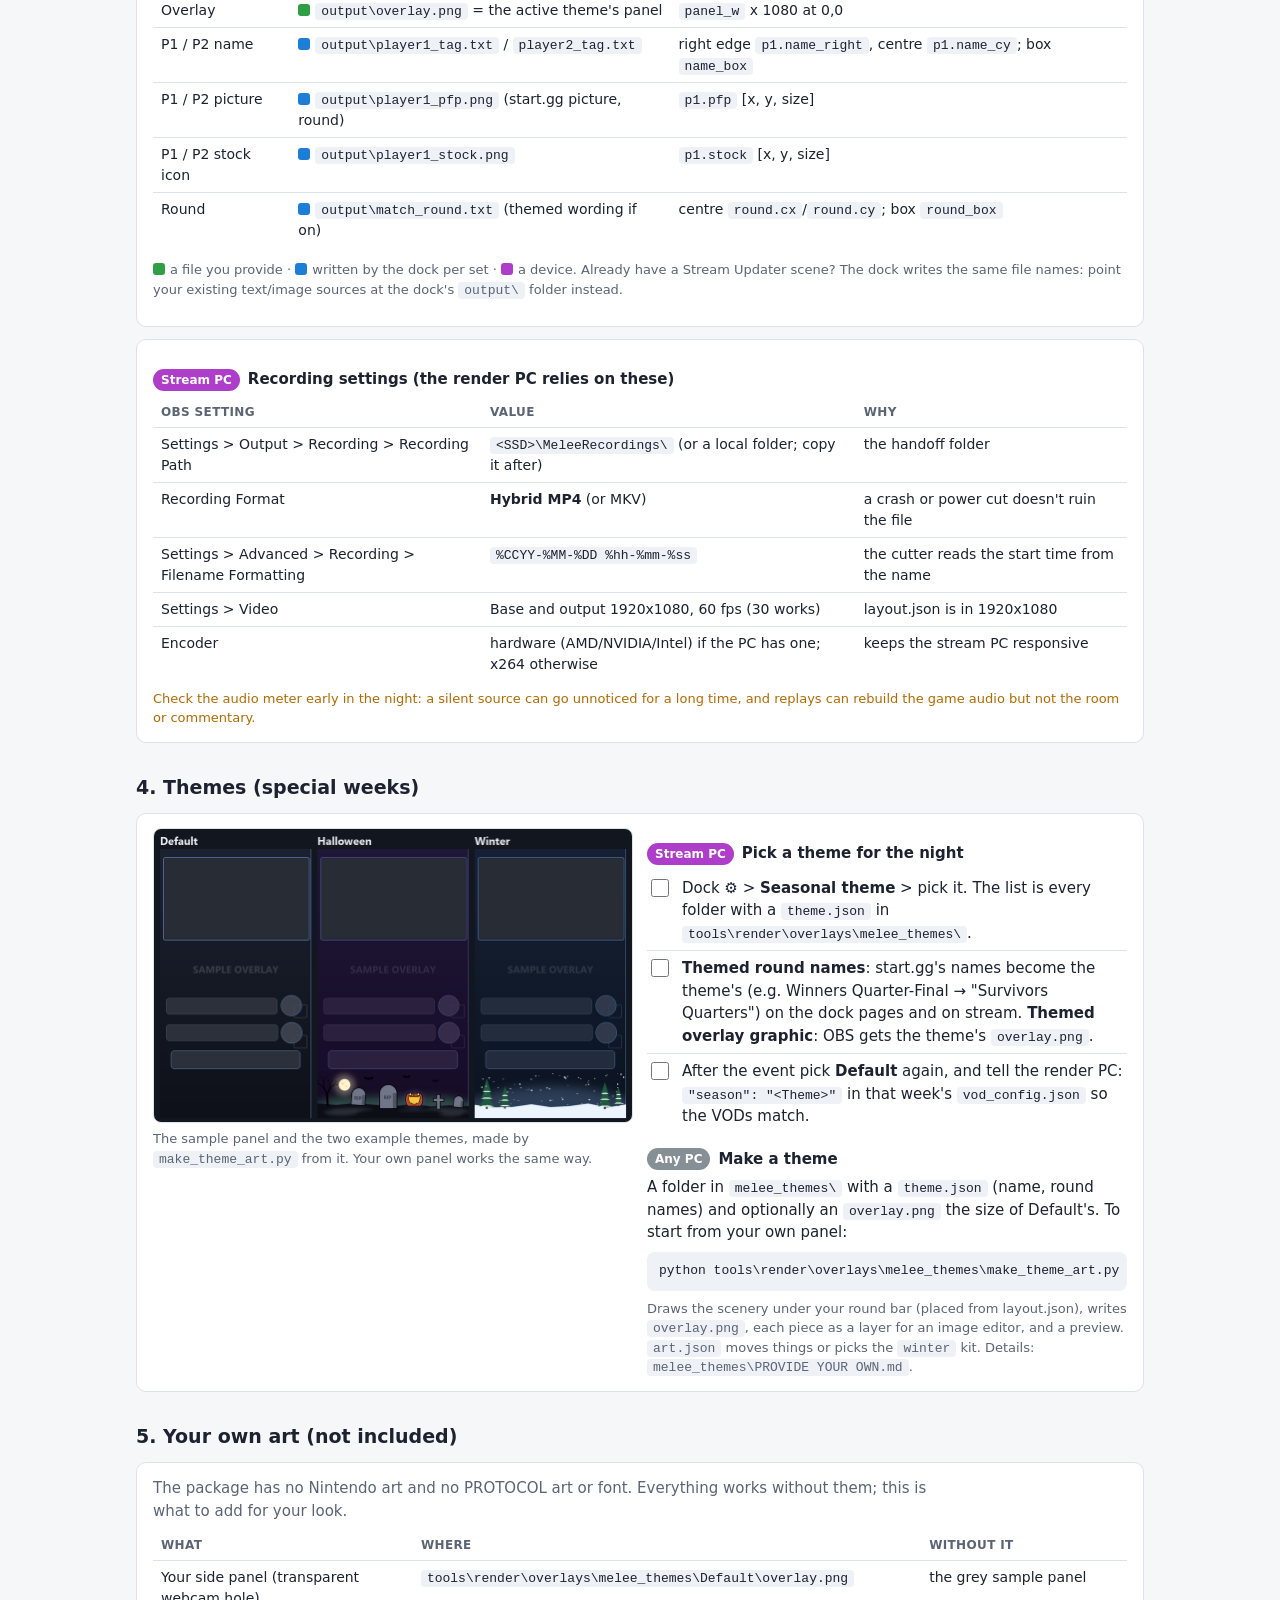
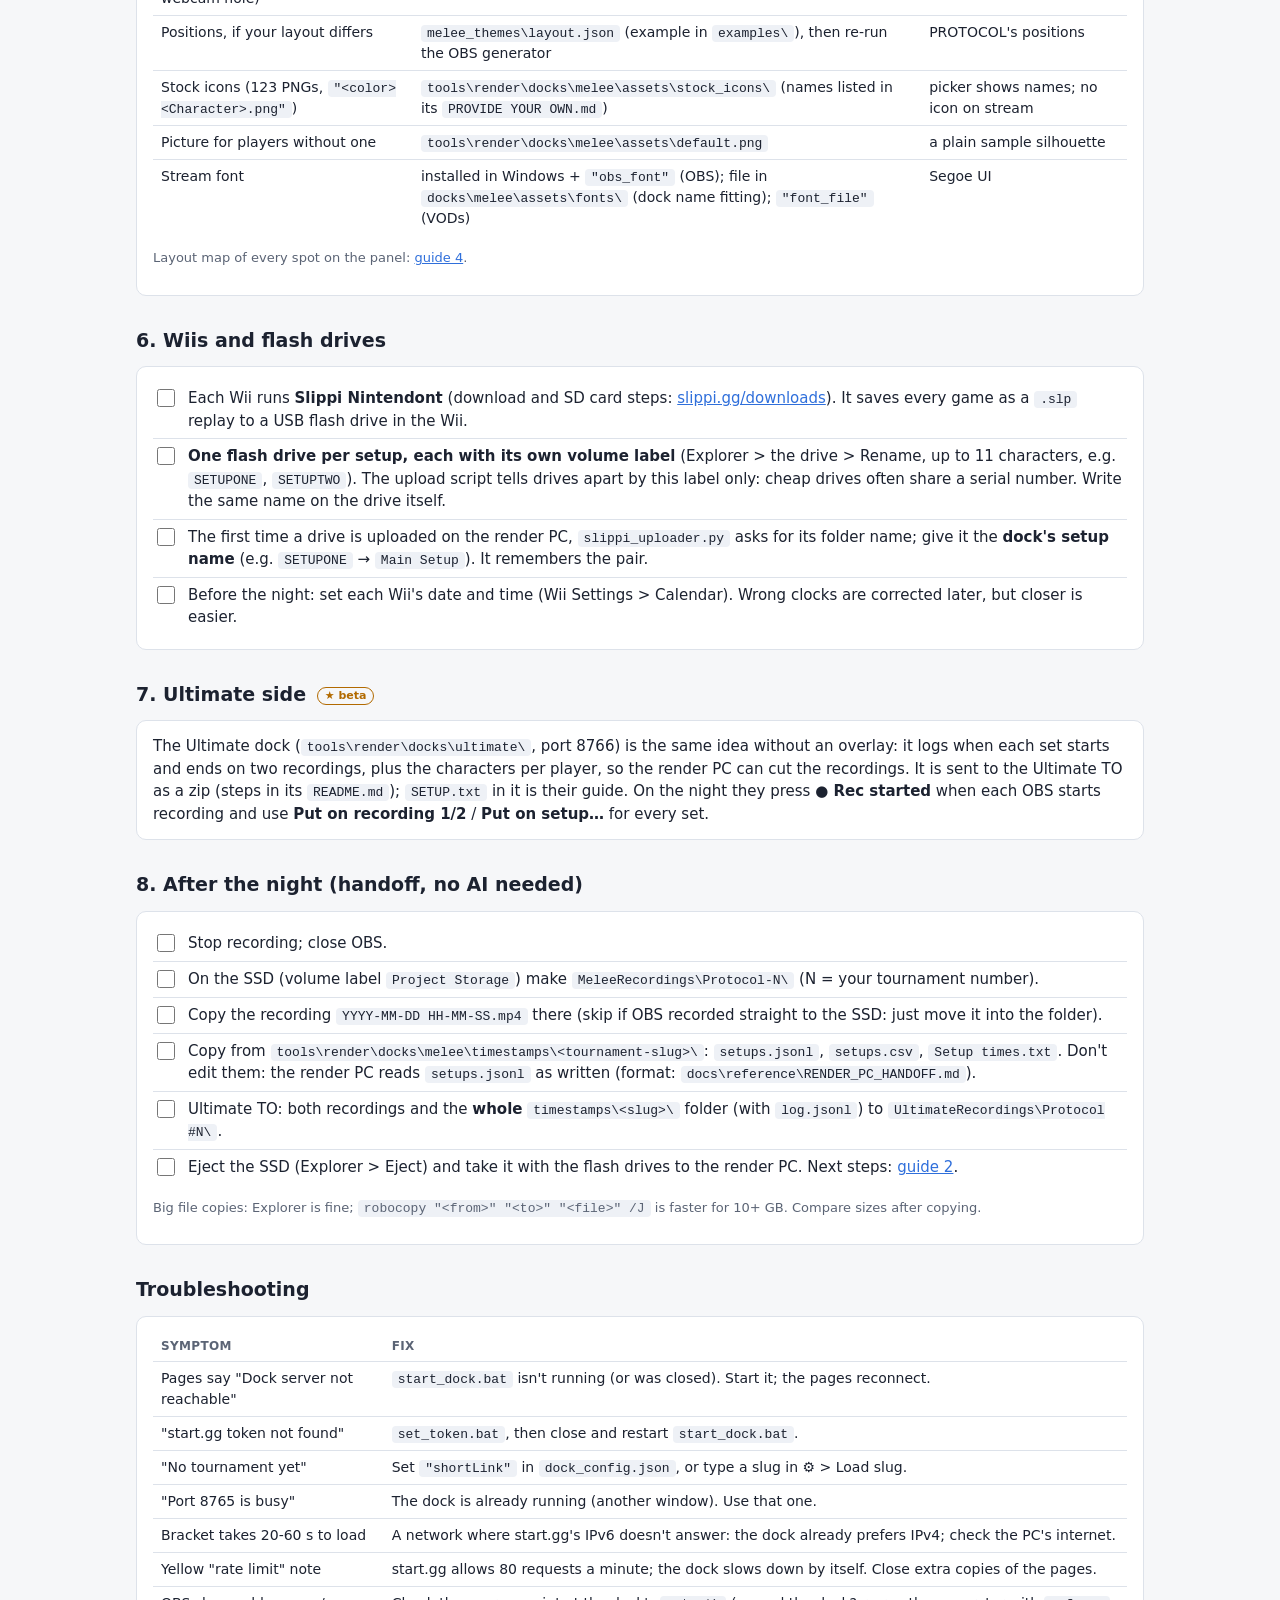
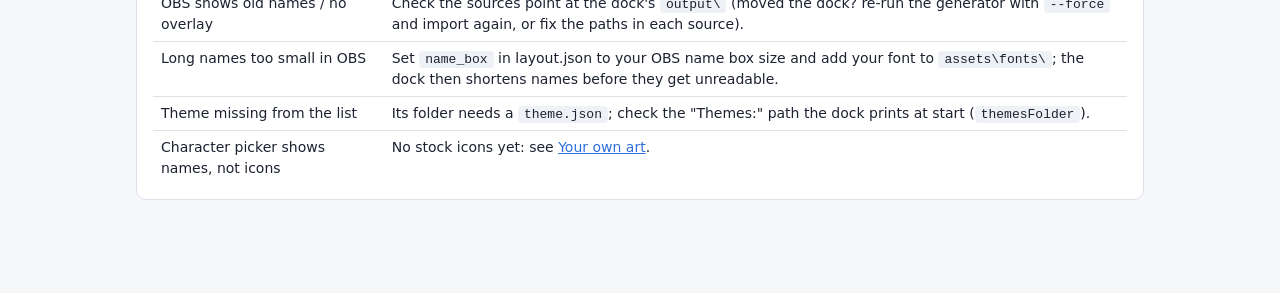
<file: guides/05 Stream PC dock and OBS.html>
<!doctype html>
<html lang="en">
<head>
<meta charset="utf-8">
<meta name="viewport" content="width=device-width, initial-scale=1">
<title>Stream PC Setup</title>
<style>
  :root { --bg:#f6f7f9; --card:#fff; --text:#1c2230; --muted:#5b6475; --accent:#2f6fdb; --line:#dde2ea; --code:#eef1f6; --done:#2e9d5b; --warn:#b26a00; --stream:#ae3ec9; --opt:#868e96; --box:#f1f3f7;
          --c-file:#2f9e44; --c-data:#1c7ed6; --c-media:#ae3ec9; --c-net:#e8590c; }
  @media (prefers-color-scheme: dark) { :root:not([data-theme="light"]) { --bg:#12161f; --card:#1b212d; --text:#e6e9ef; --muted:#9aa3b5; --accent:#6d9cff; --line:#2c3445; --code:#252d3c; --done:#4cc47f; --warn:#e0a03a; --stream:#d07be6; --opt:#8d96a3; --box:#222a38;
          --c-file:#4cc47f; --c-data:#6d9cff; --c-media:#d07be6; --c-net:#ff8a3d; } }
  :root[data-theme="dark"] { --bg:#12161f; --card:#1b212d; --text:#e6e9ef; --muted:#9aa3b5; --accent:#6d9cff; --line:#2c3445; --code:#252d3c; --done:#4cc47f; --warn:#e0a03a; --stream:#d07be6; --opt:#8d96a3; --box:#222a38;
          --c-file:#4cc47f; --c-data:#6d9cff; --c-media:#d07be6; --c-net:#ff8a3d; }
  * { box-sizing: border-box; }
  body { margin:0; background:var(--bg); color:var(--text); font:15px/1.5 system-ui, "Segoe UI", sans-serif; }
  main { max-width: 1040px; margin: 0 auto; padding: 20px 16px 60px; }
  h1 { font-size: 24px; margin: 0 0 4px; }
  h2 { font-size: 19px; margin: 30px 0 8px; }
  h3 { font-size: 15px; margin: 14px 0 6px; display:flex; gap:8px; align-items:center; flex-wrap: wrap; }
  .sub { color: var(--muted); margin: 0 0 14px; max-width: 800px; }
  section { background: var(--card); border: 1px solid var(--line); border-radius: 10px; padding: 14px 16px; margin: 12px 0; }
  .where { font-size: 12px; font-weight: 600; padding: 2px 8px; border-radius: 99px; background: var(--stream); color: #fff; }
  .where.opt { background: var(--opt); } .where.both { background: var(--done); } .where.render { background: var(--accent); }
  label { display: flex; gap: 10px; padding: 6px 0; border-top: 1px solid var(--line); cursor: pointer; }
  label:first-of-type { border-top: 0; }
  input[type=checkbox] { width: 18px; height: 18px; margin-top: 2px; flex: none; accent-color: var(--done); }
  label > span { min-width: 0; }
  input:checked + span { color: var(--muted); text-decoration: line-through; }
  code { background: var(--code); padding: 1px 6px; border-radius: 4px; font: 13px Consolas, monospace; word-break: break-word; }
  pre { background: var(--code); padding: 10px 12px; border-radius: 8px; font: 13px/1.45 Consolas, monospace; overflow-x: auto; margin: 8px 0; }
  a { color: var(--accent); }
  .note { color: var(--warn); font-size: 13px; margin: 8px 0 0; }
  .muted { color: var(--muted); font-size: 13px; }
  table { width: 100%; border-collapse: collapse; font-size: 14px; }
  th, td { text-align: left; padding: 6px 8px; border-top: 1px solid var(--line); vertical-align: top; }
  th { color: var(--muted); font-size: 12px; text-transform: uppercase; letter-spacing: .03em; border-top: 0; }
  .wrap { overflow-x: auto; }
  nav { display:flex; flex-wrap:wrap; gap:8px; margin: 0 0 8px; }
  nav a { font-size: 13px; text-decoration: none; border: 1px solid var(--line); border-radius: 99px; padding: 2px 10px; background: var(--card); }
  button { font: inherit; font-size: 13px; padding: 4px 10px; border-radius: 6px; border: 1px solid var(--line); background: var(--card); color: var(--text); cursor: pointer; }
  svg text { font-family: system-ui, "Segoe UI", sans-serif; }
  .diagram { width: 100%; height: auto; display: block; }
  figure { margin: 0; }
  figure img { display: block; max-width: 100%; height: auto; border-radius: 8px; border: 1px solid var(--line); background: #0b0d12; }
  figcaption { color: var(--muted); font-size: 13px; margin-top: 6px; }
  .shots { display: grid; grid-template-columns: minmax(0, 1fr) minmax(0, 1.5fr); gap: 14px; align-items: start; }
  .two { display: grid; grid-template-columns: minmax(0, 1fr) minmax(0, 1fr); gap: 14px; align-items: start; }
  .obs { display: grid; grid-template-columns: minmax(0, 2.4fr) minmax(0, 1fr); gap: 14px; align-items: start; }
  @media (max-width: 760px) { .shots, .two, .obs { grid-template-columns: 1fr; } }
  .chip { display: inline-block; width: 12px; height: 12px; border-radius: 3px; vertical-align: -1px; margin-right: 5px; }
  .c-file { background: var(--c-file); } .c-data { background: var(--c-data); } .c-media { background: var(--c-media); }
  .beta { display:inline-block; font-size:11px; font-weight:700; line-height:1.5; padding:0 7px; border-radius:99px; border:1px solid var(--warn, #b26a00); color:var(--warn, #b26a00) !important; text-decoration:none; vertical-align:2px; white-space:nowrap; margin-left:4px; }
  .beta-note { font-size:13px; color:var(--muted); border-left:3px solid var(--warn, #b26a00); padding:4px 10px; margin:0 0 14px; max-width:820px; }
</style>
</head>
<body>
<main>
  <h1>Stream PC: dock, OBS and themes</h1>
  <p class="sub">The night-of side: the Melee dock runs the bracket and writes the overlay files, OBS shows them and records,
    themes change the look for special weeks, and the Wiis save every game. Every screenshot here is the real dock and the
    real OBS running on the package's <b>generic sample art</b> and a made-up bracket. Ticks are saved in this browser
    (<button id="reset">clear</button>).</p>
  <p class="beta-note"><span class="beta" style="margin:0 4px 0 0">&#9733; beta</span> = used at our events but not thoroughly tested yet. Found a bug or something unclear? <a href="https://github.com/FRjhracing/Super-Stream-Bros/issues">Open an issue on GitHub</a> (FRjhracing).</p>
  <p class="muted" style="margin:-6px 0 10px">Bigger event with several TOs, tablets, bracket screens or more than one stream? <a href="06%20LAN%20and%20multi-TO%20events.html">Guide 6: LAN and multi-TO events</a> <a class="beta" href="https://github.com/FRjhracing/Super-Stream-Bros/issues" title="Not thoroughly tested yet: please report bugs and issues on GitHub">&#9733; beta</a>.</p>
  <nav><a href="#how">How it fits</a><a href="#dock">Dock</a><a href="#pages">Pages</a><a href="#obs">OBS</a><a href="#themes">Themes</a><a href="#art">Your art</a><a href="#wii">Wiis</a><a href="#ult">Ultimate</a><a href="#after">After the night</a><a href="#trouble">Troubleshooting</a></nav>

  <h2 id="how">How it fits together</h2>
  <section>
    <svg class="diagram" viewBox="0 0 1000 420" role="img" aria-label="start.gg feeds the dock server; the dock pages control it; the dock writes overlay files that OBS shows; the themes folder and layout.json feed the dock, OBS and the VOD renderer; the setup log goes to the SSD">
      <defs><marker id="ar" viewBox="0 0 10 10" refX="9" refY="5" markerWidth="7" markerHeight="7" orient="auto-start-reverse"><path d="M0,0 L10,5 L0,10 z" fill="var(--muted)"/></marker></defs>
      <rect x="20" y="20" width="200" height="70" rx="12" fill="var(--box)" stroke="var(--c-net)" stroke-width="2" stroke-dasharray="6 4"/>
      <text x="36" y="48" font-size="15" font-weight="700" fill="var(--c-net)">start.gg</text>
      <text x="36" y="70" font-size="12" fill="var(--muted)">bracket, players, pictures</text>
      <rect x="20" y="130" width="200" height="120" rx="12" fill="var(--box)" stroke="var(--c-data)" stroke-width="2"/>
      <text x="36" y="158" font-size="15" font-weight="700" fill="var(--c-data)">Dock pages</text>
      <text x="36" y="182" font-size="13" fill="var(--text)">Home  /</text>
      <text x="36" y="202" font-size="13" fill="var(--text)">Full Bracket  /bracket</text>
      <text x="36" y="222" font-size="13" fill="var(--text)">Active Bracket  /active</text>
      <text x="36" y="240" font-size="11" fill="var(--muted)">browser tabs or OBS docks</text>
      <rect x="290" y="70" width="230" height="150" rx="12" fill="var(--box)" stroke="var(--stream)" stroke-width="2"/>
      <text x="306" y="98" font-size="15" font-weight="700" fill="var(--stream)">dock_server.py</text>
      <text x="306" y="120" font-size="12" fill="var(--muted)">127.0.0.1:8765, STARTGG_TOKEN</text>
      <text x="306" y="144" font-size="13" fill="var(--text)">dock_config.json</text>
      <text x="306" y="164" font-size="13" fill="var(--text)">output\  (overlay files)</text>
      <text x="306" y="184" font-size="13" fill="var(--text)">timestamps\&lt;slug&gt;\</text>
      <text x="306" y="204" font-size="11" fill="var(--muted)">setups.jsonl = the setup log</text>
      <rect x="600" y="20" width="380" height="110" rx="12" fill="var(--box)" stroke="var(--c-file)" stroke-width="2"/>
      <text x="616" y="48" font-size="15" font-weight="700" fill="var(--c-file)">tools\render\overlays\melee_themes\</text>
      <text x="616" y="72" font-size="13" fill="var(--text)">layout.json  (where everything goes)</text>
      <text x="616" y="92" font-size="13" fill="var(--text)">Default\overlay.png, Halloween\, Winter\ ...</text>
      <text x="616" y="112" font-size="11" fill="var(--muted)">theme.json: round names · overlay.png: the panel</text>
      <rect x="600" y="170" width="180" height="110" rx="12" fill="var(--box)" stroke="var(--c-media)" stroke-width="2"/>
      <text x="616" y="198" font-size="15" font-weight="700" fill="var(--c-media)">OBS</text>
      <text x="616" y="220" font-size="12" fill="var(--text)">scene "SSB Stream"</text>
      <text x="616" y="240" font-size="12" fill="var(--muted)">streams + records</text>
      <text x="616" y="260" font-size="12" fill="var(--muted)">YYYY-MM-DD HH-MM-SS.mp4</text>
      <rect x="800" y="170" width="180" height="110" rx="12" fill="var(--box)" stroke="var(--accent)" stroke-width="2"/>
      <text x="816" y="198" font-size="15" font-weight="700" fill="var(--accent)">Render PC</text>
      <text x="816" y="220" font-size="12" fill="var(--text)">vod_overlay.py</text>
      <text x="816" y="240" font-size="12" fill="var(--muted)">same layout + themes</text>
      <text x="816" y="260" font-size="12" fill="var(--muted)">-&gt; VODs match stream</text>
      <rect x="290" y="300" width="300" height="100" rx="12" fill="var(--box)" stroke="var(--done)" stroke-width="2"/>
      <text x="306" y="328" font-size="15" font-weight="700" fill="var(--done)">SSD "Project Storage"</text>
      <text x="306" y="350" font-size="13" fill="var(--text)">MeleeRecordings\Protocol-N\</text>
      <text x="306" y="370" font-size="12" fill="var(--muted)">recording.mp4 + setups.jsonl, setups.csv,</text>
      <text x="306" y="388" font-size="12" fill="var(--muted)">Setup times.txt</text>
      <rect x="20" y="300" width="200" height="100" rx="12" fill="var(--box)" stroke="var(--stream)" stroke-width="2" stroke-dasharray="6 4"/>
      <text x="36" y="328" font-size="15" font-weight="700" fill="var(--stream)">Wiis</text>
      <text x="36" y="350" font-size="13" fill="var(--text)">Slippi Nintendont</text>
      <text x="36" y="370" font-size="12" fill="var(--muted)">one labelled flash drive</text>
      <text x="36" y="388" font-size="12" fill="var(--muted)">each -&gt; .slp replays</text>
      <path d="M220 55 C 255 55, 255 100, 288 100" fill="none" stroke="var(--muted)" stroke-width="2" marker-end="url(#ar)" marker-start="url(#ar)"/>
      <path d="M220 190 L 288 170" fill="none" stroke="var(--muted)" stroke-width="2" marker-end="url(#ar)" marker-start="url(#ar)"/>
      <path d="M598 75 C 560 75, 560 110, 522 110" fill="none" stroke="var(--muted)" stroke-width="2" marker-end="url(#ar)"/>
      <text x="530" y="66" font-size="11" fill="var(--muted)">theme</text>
      <path d="M520 170 L 598 210" fill="none" stroke="var(--muted)" stroke-width="2" marker-end="url(#ar)"/>
      <text x="530" y="208" font-size="11" fill="var(--muted)">output\</text>
      <path d="M690 130 L 690 168" fill="none" stroke="var(--muted)" stroke-width="2" marker-end="url(#ar)"/>
      <text x="696" y="154" font-size="11" fill="var(--muted)">generator</text>
      <path d="M890 130 L 890 168" fill="none" stroke="var(--muted)" stroke-width="2" marker-end="url(#ar)"/>
      <path d="M405 220 L 405 298" fill="none" stroke="var(--muted)" stroke-width="2" marker-end="url(#ar)"/>
      <text x="412" y="262" font-size="11" fill="var(--muted)">handoff</text>
      <path d="M640 280 C 640 330, 620 340, 592 340" fill="none" stroke="var(--muted)" stroke-width="2" marker-end="url(#ar)"/>
      <path d="M592 370 C 760 370, 880 340, 880 282" fill="none" stroke="var(--muted)" stroke-width="2" marker-end="url(#ar)"/>
      <path d="M220 360 C 250 360, 250 410, 288 395" fill="none" stroke="var(--muted)" stroke-width="2" stroke-dasharray="4 4" marker-end="url(#ar)"/>
    </svg>
    <p class="muted" style="margin:6px 0 0">One <code>layout.json</code> drives three things: where OBS puts every source, where the VOD renderer
      draws the same pieces, and how long a name may get before the dock shortens it. Change your layout once, regenerate,
      and stream and VODs stay in step.</p>
  </section>

  <h2 id="dock">1. Melee dock (one time)</h2>
  <section>
    <h3><span class="where">Stream PC</span> Install and start</h3>
    <label><input type="checkbox"><span>Python 3.14 from <a href="https://www.python.org/downloads/">python.org/downloads</a> (see <a href="01%20Install%20and%20setup.html">guide 1</a>). Nothing else to install for the dock.</span></label>
    <label><input type="checkbox"><span>Double-click <code>tools\render\docks\melee\set_token.bat</code> and paste a start.gg token (start.gg &gt; profile picture &gt; Developer Settings &gt; Personal Access Tokens &gt; Create new token; the account must be an admin of your tournaments). It is saved as the Windows user variable <code>STARTGG_TOKEN</code>, not in a file.</span></label>
    <label><input type="checkbox"><span>Double-click <code>start_dock.bat</code>. The window says <code>Super Stream Bros Melee dock running at http://127.0.0.1:8765/</code>, where the themes are, and whether a stream font was found. Leave it open all night (closing it stops the dock; nothing is lost).</span></label>
    <label><input type="checkbox"><span>The first start writes <code>dock_config.json</code> next to <code>dock_server.py</code>. Close the dock window, open the file in Notepad and set your series' start.gg short link, then start the dock again:
      <pre>"shortLink": "https://www.start.gg/YourSeries",</pre>
      That is your series' short <code>start.gg/&lt;name&gt;</code> link, the one that always opens your newest tournament. No short link? Leave it empty and type the tournament slug in ⚙ instead (the part after <code>start.gg/tournament/</code>).</span></label>
    <label><input type="checkbox"><span>Double-click <code>open_docks.bat</code>: it starts the dock if needed and opens the three pages in your browser. Or add them to OBS: <b>Docks &gt; Custom Browser Docks</b>, one row per page:
      <table style="margin-top:6px"><tr><th>Dock name</th><th>URL</th></tr>
        <tr><td>SSB Home</td><td><code>http://127.0.0.1:8765/</code></td></tr>
        <tr><td>SSB Full Bracket</td><td><code>http://127.0.0.1:8765/bracket</code></td></tr>
        <tr><td>SSB Active Bracket</td><td><code>http://127.0.0.1:8765/active</code></td></tr>
        <tr><td><span class="muted">Ultimate (its own PC or the same one)</span></td><td><code>http://127.0.0.1:8766/</code>, <code>/bracket</code>, <code>/active</code></td></tr>
      </table></span></label>
  </section>

  <section>
    <div class="shots">
      <figure><img src="images/dock_settings.png" alt="The dock's settings panel: tournament slug, Use latest (series link), our stream on start.gg, three setups, setup on stream, Seasonal theme Halloween with themed round names and overlay graphic ticked, dock colours"><figcaption>⚙ on Home. Here Halloween is picked: the orange badge in the header shows a theme is on.</figcaption></figure>
      <div>
        <h3><span class="where">Stream PC</span> Settings in ⚙ (kept week to week)</h3>
        <label><input type="checkbox"><span><b>Use latest (series link)</b> each week, or a slug + <b>Load slug</b>. The title bar shows the tournament.</span></label>
        <label><input type="checkbox"><span><b>Our stream on start.gg</b>: Put on stream also assigns the set to this stream on start.gg (shows on the bracket for viewers). Create the stream in start.gg's admin first.</span></label>
        <label><input type="checkbox"><span><b>Number of setups</b> and a name for each. The first is always <b>Main Setup</b>. Use the same names as the flash drive folders on the render PC, so the logs and the replays match.</span></label>
        <label><input type="checkbox"><span><b>Setup on stream</b>: the setup OBS captures. Put on stream puts the set on it too.</span></label>
        <label><input type="checkbox"><span><b>Seasonal theme</b> (see <a href="#themes">Themes</a>) and <b>Dock colours</b> (presets or your own accent/panel colour; only the dock pages, not the stream).</span></label>
        <p class="muted">Only in <code>dock_config.json</code>: <code>shortLink</code>, <code>themesFolder</code> (empty = <code>tools\render\overlays\melee_themes</code>), <code>pollSeconds</code>. Full list: <code>tools\render\docks\melee\README.md</code>.</p>
      </div>
    </div>
  </section>

  <h2 id="pages">2. The three pages</h2>
  <section>
    <div class="shots">
      <figure><img src="images/dock_home.png" alt="Home page: On stream panel with two players, character buttons, scores, round and Bo5, Update overlay / Report / Clear; bracket list with LIVE, CALLED and WAITING sets and their buttons"><figcaption>Home (<code>/</code>): the On stream panel drives the overlay; below it every open set, live first.</figcaption></figure>
      <div>
        <table>
          <tr><th>Button</th><th>Does</th></tr>
          <tr><td><b>Put on stream</b></td><td>Loads the set into the overlay (names, pictures, round, characters from last time), assigns it to our start.gg stream, marks it in progress and logs it on the stream setup. Badge turns <b>LIVE</b>.</td></tr>
          <tr><td><b>Put on setup…</b></td><td>Pick the setup the players sat down at. Logs the start time (the VOD cutter needs it) and marks the set in progress. Picking the stream setup = Put on stream.</td></tr>
          <tr><td><b>Call / Start</b></td><td>Same as on start.gg.</td></tr>
          <tr><td><b>Report…</b></td><td>Score or DQ, sent to start.gg; ends the set's log entry. A set nobody put on a setup asks "On setup:" here.</td></tr>
          <tr><td><b>Character</b> (On stream)</td><td>Picker with colours: sets the stock icon on stream. Remembered per player.</td></tr>
          <tr><td><b>Update overlay / Clear</b></td><td>Writes what the panel shows / blanks it. Names can be typed over; a typed shorter name wins.</td></tr>
          <tr><td><b>Recent results &gt; Reset</b></td><td>Re-opens a set (only if no later set started).</td></tr>
        </table>
        <p class="muted">"Shows: …" under a name = it was shortened to fit the OBS name box (prefix dropped, or cut with "…"). The overlay clears itself when the set on stream is reported, here or on start.gg.</p>
      </div>
    </div>
  </section>
  <section>
    <figure><img src="images/dock_bracket.png" alt="Full Bracket page: tabs Full / Winners / Losers / Completed sets; winners and losers rows by round; set cards with DONE, LIVE, CALLED, WAITING and 'Winner of' / 'Loser of' placeholders"><figcaption>Full Bracket (<code>/bracket</code>): the whole event; tap a set for a window with the same buttons. Gold outline = a top-3 seed is waiting. Made for a touch screen.</figcaption></figure>
  </section>
  <section>
    <figure><img src="images/dock_active.png" alt="Active Bracket page: per side only the round being played, a suggested 'Call #1', and sets that are ready early"><figcaption>Active Bracket (<code>/active</code>): only the rounds being played, a suggested call order (closest seeds first: they run longest) and sets that are "ready early".</figcaption></figure>
  </section>

  <h2 id="obs">3. OBS</h2>
  <section>
    <h3><span class="where">Stream PC</span> Build the scene from your layout</h3>
    <label><input type="checkbox"><span>Install <a href="https://obsproject.com/download">OBS Studio</a>.</span></label>
    <label><input type="checkbox"><span>Optional, for your own layout: copy <code>examples\melee_layout.example.json</code> to <code>tools\render\overlays\melee_themes\layout.json</code> and change the numbers (measure them on a 1920x1080 screenshot of your design). For the text font: install your stream font in Windows and set <code>"obs_font"</code>.</span></label>
    <label><input type="checkbox"><span>Run <code>python tools\obs\make_obs_scenes.py</code>. It writes <code>tools\obs\generated\Super Stream Bros.json</code> and a <code>layout.svg</code> picture of every box. (<code>--name</code> for another name, <code>--force</code> to rebuild after changing layout.json.)</span></label>
    <label><input type="checkbox"><span>OBS: <b>Scene Collection &gt; Import</b> &gt; pick the .json &gt; tick it &gt; Import. Then <b>Scene Collection &gt; Super Stream Bros</b>.</span></label>
    <label><input type="checkbox"><span>Double-click <b>Game capture</b> and pick your capture card; <b>Webcam</b>: your camera. Add audio sources (capture card audio, room mic, commentary) with <b>+</b>.</span></label>
    <label><input type="checkbox"><span>Put a set on stream in the dock: names, pictures and round appear in OBS within a second.</span></label>
    <div class="obs" style="margin-top:10px">
      <figure><img src="images/obs_preview.png" alt="OBS preview of the generated SSB Stream scene: Halloween sample panel with webcam frame, names Quill and Ember with default pictures, round 'Survivors Quarters', game area on the right (black: no capture device picked)"><figcaption>The generated scene in OBS 33, straight after import (no devices picked yet, so the game and webcam are black). Theme: Halloween, so the round reads "Survivors Quarters".</figcaption></figure>
      <figure><img src="images/obs_sources.png" alt="OBS Scenes list: SSB Stream, SSB No Overlay; Sources list: Round, P2 stock icon, P2 picture, P2 name, P1 stock icon, P1 picture, P1 name, Overlay, Webcam (and Game capture)"><figcaption>Scenes and sources it creates.</figcaption></figure>
    </div>
    <div class="wrap" style="margin-top:10px"><table>
      <tr><th>Source</th><th>Shows</th><th>Placed by (layout.json)</th></tr>
      <tr><td>Game capture</td><td><span class="chip c-media"></span>your capture card (pick the device)</td><td><code>game_x</code>, <code>game_w</code>, full height, kept 4:3</td></tr>
      <tr><td>Webcam</td><td><span class="chip c-media"></span>your camera, behind the panel's transparent hole</td><td><code>cam</code> [x, y, w, h]</td></tr>
      <tr><td>Overlay</td><td><span class="chip c-file"></span><code>output\overlay.png</code> = the active theme's panel</td><td><code>panel_w</code> x 1080 at 0,0</td></tr>
      <tr><td>P1 / P2 name</td><td><span class="chip c-data"></span><code>output\player1_tag.txt</code> / <code>player2_tag.txt</code></td><td>right edge <code>p1.name_right</code>, centre <code>p1.name_cy</code>; box <code>name_box</code></td></tr>
      <tr><td>P1 / P2 picture</td><td><span class="chip c-data"></span><code>output\player1_pfp.png</code> (start.gg picture, round)</td><td><code>p1.pfp</code> [x, y, size]</td></tr>
      <tr><td>P1 / P2 stock icon</td><td><span class="chip c-data"></span><code>output\player1_stock.png</code></td><td><code>p1.stock</code> [x, y, size]</td></tr>
      <tr><td>Round</td><td><span class="chip c-data"></span><code>output\match_round.txt</code> (themed wording if on)</td><td>centre <code>round.cx</code>/<code>round.cy</code>; box <code>round_box</code></td></tr>
    </table></div>
    <p class="muted"><span class="chip c-file"></span>a file you provide · <span class="chip c-data"></span>written by the dock per set · <span class="chip c-media"></span>a device. Already have a Stream Updater scene? The dock writes the same file names: point your existing text/image sources at the dock's <code>output\</code> folder instead.</p>
  </section>

  <section>
    <h3><span class="where">Stream PC</span> Recording settings (the render PC relies on these)</h3>
    <div class="wrap"><table>
      <tr><th>OBS setting</th><th>Value</th><th>Why</th></tr>
      <tr><td>Settings &gt; Output &gt; Recording &gt; Recording Path</td><td><code>&lt;SSD&gt;\MeleeRecordings\</code> (or a local folder; copy it after)</td><td>the handoff folder</td></tr>
      <tr><td>Recording Format</td><td><b>Hybrid MP4</b> (or MKV)</td><td>a crash or power cut doesn't ruin the file</td></tr>
      <tr><td>Settings &gt; Advanced &gt; Recording &gt; Filename Formatting</td><td><code>%CCYY-%MM-%DD %hh-%mm-%ss</code></td><td>the cutter reads the start time from the name</td></tr>
      <tr><td>Settings &gt; Video</td><td>Base and output 1920x1080, 60 fps (30 works)</td><td>layout.json is in 1920x1080</td></tr>
      <tr><td>Encoder</td><td>hardware (AMD/NVIDIA/Intel) if the PC has one; x264 otherwise</td><td>keeps the stream PC responsive</td></tr>
    </table></div>
    <p class="note">Check the audio meter early in the night: a silent source can go unnoticed for a long time, and replays can rebuild the game audio but not the room or commentary.</p>
  </section>

  <h2 id="themes">4. Themes (special weeks)</h2>
  <section>
    <div class="two">
      <figure><img src="images/themes_strip.png" alt="Three panels side by side: Default (plain sample panel), Halloween (purple tint, moon, bats, graveyard, jack-o'-lantern at the bottom), Winter (blue tint, snowy ground, pine trees, snowflakes)"><figcaption>The sample panel and the two example themes, made by <code>make_theme_art.py</code> from it. Your own panel works the same way.</figcaption></figure>
      <div>
        <h3><span class="where">Stream PC</span> Pick a theme for the night</h3>
        <label><input type="checkbox"><span>Dock ⚙ &gt; <b>Seasonal theme</b> &gt; pick it. The list is every folder with a <code>theme.json</code> in <code>tools\render\overlays\melee_themes\</code>.</span></label>
        <label><input type="checkbox"><span><b>Themed round names</b>: start.gg's names become the theme's (e.g. Winners Quarter-Final → "Survivors Quarters") on the dock pages and on stream. <b>Themed overlay graphic</b>: OBS gets the theme's <code>overlay.png</code>.</span></label>
        <label><input type="checkbox"><span>After the event pick <b>Default</b> again, and tell the render PC: <code>"season": "&lt;Theme&gt;"</code> in that week's <code>vod_config.json</code> so the VODs match.</span></label>
        <h3><span class="where opt">Any PC</span> Make a theme</h3>
        <p style="margin:0 0 6px">A folder in <code>melee_themes\</code> with a <code>theme.json</code> (name, round names) and optionally an <code>overlay.png</code> the size of Default's. To start from your own panel:</p>
        <pre>python tools\render\overlays\melee_themes\make_theme_art.py Halloween</pre>
        <p class="muted" style="margin:0">Draws the scenery under your round bar (placed from layout.json), writes <code>overlay.png</code>, each piece as a layer for an image editor, and a preview. <code>art.json</code> moves things or picks the <code>winter</code> kit. Details: <code>melee_themes\PROVIDE YOUR OWN.md</code>.</p>
      </div>
    </div>
  </section>

  <h2 id="art">5. Your own art (not included)</h2>
  <section>
    <p class="sub" style="margin-bottom:8px">The package has no Nintendo art and no PROTOCOL art or font. Everything works without them; this is what to add for your look.</p>
    <div class="wrap"><table>
      <tr><th>What</th><th>Where</th><th>Without it</th></tr>
      <tr><td>Your side panel (transparent webcam hole)</td><td><code>tools\render\overlays\melee_themes\Default\overlay.png</code></td><td>the grey sample panel</td></tr>
      <tr><td>Positions, if your layout differs</td><td><code>melee_themes\layout.json</code> (example in <code>examples\</code>), then re-run the OBS generator</td><td>PROTOCOL's positions</td></tr>
      <tr><td>Stock icons (123 PNGs, <code>"&lt;color&gt; &lt;Character&gt;.png"</code>)</td><td><code>tools\render\docks\melee\assets\stock_icons\</code> (names listed in its <code>PROVIDE YOUR OWN.md</code>)</td><td>picker shows names; no icon on stream</td></tr>
      <tr><td>Picture for players without one</td><td><code>tools\render\docks\melee\assets\default.png</code></td><td>a plain sample silhouette</td></tr>
      <tr><td>Stream font</td><td>installed in Windows + <code>"obs_font"</code> (OBS); file in <code>docks\melee\assets\fonts\</code> (dock name fitting); <code>"font_file"</code> (VODs)</td><td>Segoe UI</td></tr>
    </table></div>
    <p class="muted">Layout map of every spot on the panel: <a href="04%20Overlay%20layout%20map.html">guide 4</a>.</p>
  </section>

  <h2 id="wii">6. Wiis and flash drives</h2>
  <section>
    <label><input type="checkbox"><span>Each Wii runs <b>Slippi Nintendont</b> (download and SD card steps: <a href="https://slippi.gg/downloads">slippi.gg/downloads</a>). It saves every game as a <code>.slp</code> replay to a USB flash drive in the Wii.</span></label>
    <label><input type="checkbox"><span><b>One flash drive per setup, each with its own volume label</b> (Explorer &gt; the drive &gt; Rename, up to 11 characters, e.g. <code>SETUPONE</code>, <code>SETUPTWO</code>). The upload script tells drives apart by this label only: cheap drives often share a serial number. Write the same name on the drive itself.</span></label>
    <label><input type="checkbox"><span>The first time a drive is uploaded on the render PC, <code>slippi_uploader.py</code> asks for its folder name; give it the <b>dock's setup name</b> (e.g. <code>SETUPONE</code> → <code>Main Setup</code>). It remembers the pair.</span></label>
    <label><input type="checkbox"><span>Before the night: set each Wii's date and time (Wii Settings &gt; Calendar). Wrong clocks are corrected later, but closer is easier.</span></label>
  </section>

  <h2 id="ult">7. Ultimate side <a class="beta" href="https://github.com/FRjhracing/Super-Stream-Bros/issues" title="Not thoroughly tested yet: please report bugs and issues on GitHub">&#9733; beta</a></h2>
  <section>
    <p style="margin:0">The Ultimate dock (<code>tools\render\docks\ultimate\</code>, port 8766) is the same idea without an overlay: it logs when each set
      starts and ends on two recordings, plus the characters per player, so the render PC can cut the recordings. It is sent to the Ultimate
      TO as a zip (steps in its <code>README.md</code>); <code>SETUP.txt</code> in it is their guide. On the night they press <b>● Rec started</b>
      when each OBS starts recording and use <b>Put on recording 1/2</b> / <b>Put on setup…</b> for every set.</p>
  </section>

  <h2 id="after">8. After the night (handoff, no AI needed)</h2>
  <section>
    <label><input type="checkbox"><span>Stop recording; close OBS.</span></label>
    <label><input type="checkbox"><span>On the SSD (volume label <code>Project Storage</code>) make <code>MeleeRecordings\Protocol-N\</code> (N = your tournament number).</span></label>
    <label><input type="checkbox"><span>Copy the recording <code>YYYY-MM-DD HH-MM-SS.mp4</code> there (skip if OBS recorded straight to the SSD: just move it into the folder).</span></label>
    <label><input type="checkbox"><span>Copy from <code>tools\render\docks\melee\timestamps\&lt;tournament-slug&gt;\</code>: <code>setups.jsonl</code>, <code>setups.csv</code>, <code>Setup times.txt</code>. Don't edit them: the render PC reads <code>setups.jsonl</code> as written (format: <code>docs\reference\RENDER_PC_HANDOFF.md</code>).</span></label>
    <label><input type="checkbox"><span>Ultimate TO: both recordings and the <b>whole</b> <code>timestamps\&lt;slug&gt;\</code> folder (with <code>log.jsonl</code>) to <code>UltimateRecordings\Protocol #N\</code>.</span></label>
    <label><input type="checkbox"><span>Eject the SSD (Explorer &gt; Eject) and take it with the flash drives to the render PC. Next steps: <a href="02%20Weekly%20workflow.html">guide 2</a>.</span></label>
    <p class="muted">Big file copies: Explorer is fine; <code>robocopy "&lt;from&gt;" "&lt;to&gt;" "&lt;file&gt;" /J</code> is faster for 10+ GB. Compare sizes after copying.</p>
  </section>

  <h2 id="trouble">Troubleshooting</h2>
  <section class="wrap">
    <table>
      <tr><th>Symptom</th><th>Fix</th></tr>
      <tr><td>Pages say "Dock server not reachable"</td><td><code>start_dock.bat</code> isn't running (or was closed). Start it; the pages reconnect.</td></tr>
      <tr><td>"start.gg token not found"</td><td><code>set_token.bat</code>, then close and restart <code>start_dock.bat</code>.</td></tr>
      <tr><td>"No tournament yet"</td><td>Set <code>"shortLink"</code> in <code>dock_config.json</code>, or type a slug in ⚙ &gt; Load slug.</td></tr>
      <tr><td>"Port 8765 is busy"</td><td>The dock is already running (another window). Use that one.</td></tr>
      <tr><td>Bracket takes 20-60 s to load</td><td>A network where start.gg's IPv6 doesn't answer: the dock already prefers IPv4; check the PC's internet.</td></tr>
      <tr><td>Yellow "rate limit" note</td><td>start.gg allows 80 requests a minute; the dock slows down by itself. Close extra copies of the pages.</td></tr>
      <tr><td>OBS shows old names / no overlay</td><td>Check the sources point at the dock's <code>output\</code> (moved the dock? re-run the generator with <code>--force</code> and import again, or fix the paths in each source).</td></tr>
      <tr><td>Long names too small in OBS</td><td>Set <code>name_box</code> in layout.json to your OBS name box size and add your font to <code>assets\fonts\</code>; the dock then shortens names before they get unreadable.</td></tr>
      <tr><td>Theme missing from the list</td><td>Its folder needs a <code>theme.json</code>; check the "Themes:" path the dock prints at start (<code>themesFolder</code>).</td></tr>
      <tr><td>Character picker shows names, not icons</td><td>No stock icons yet: see <a href="#art">Your own art</a>.</td></tr>
    </table>
  </section>
</main>
<script>
  const boxes = [...document.querySelectorAll('input[type=checkbox]')];
  const KEY = 'ssb-stream-v1';
  let saved = [];
  try { saved = JSON.parse(localStorage.getItem(KEY) || '[]'); } catch (e) {}
  boxes.forEach((b, i) => {
    b.checked = !!saved[i];
    b.addEventListener('change', () => { try { localStorage.setItem(KEY, JSON.stringify(boxes.map(x => x.checked))); } catch (e) {} });
  });
  document.getElementById('reset').onclick = () => { boxes.forEach(b => b.checked = false); try { localStorage.removeItem(KEY); } catch (e) {} };
</script>
</body>
</html>
</file>
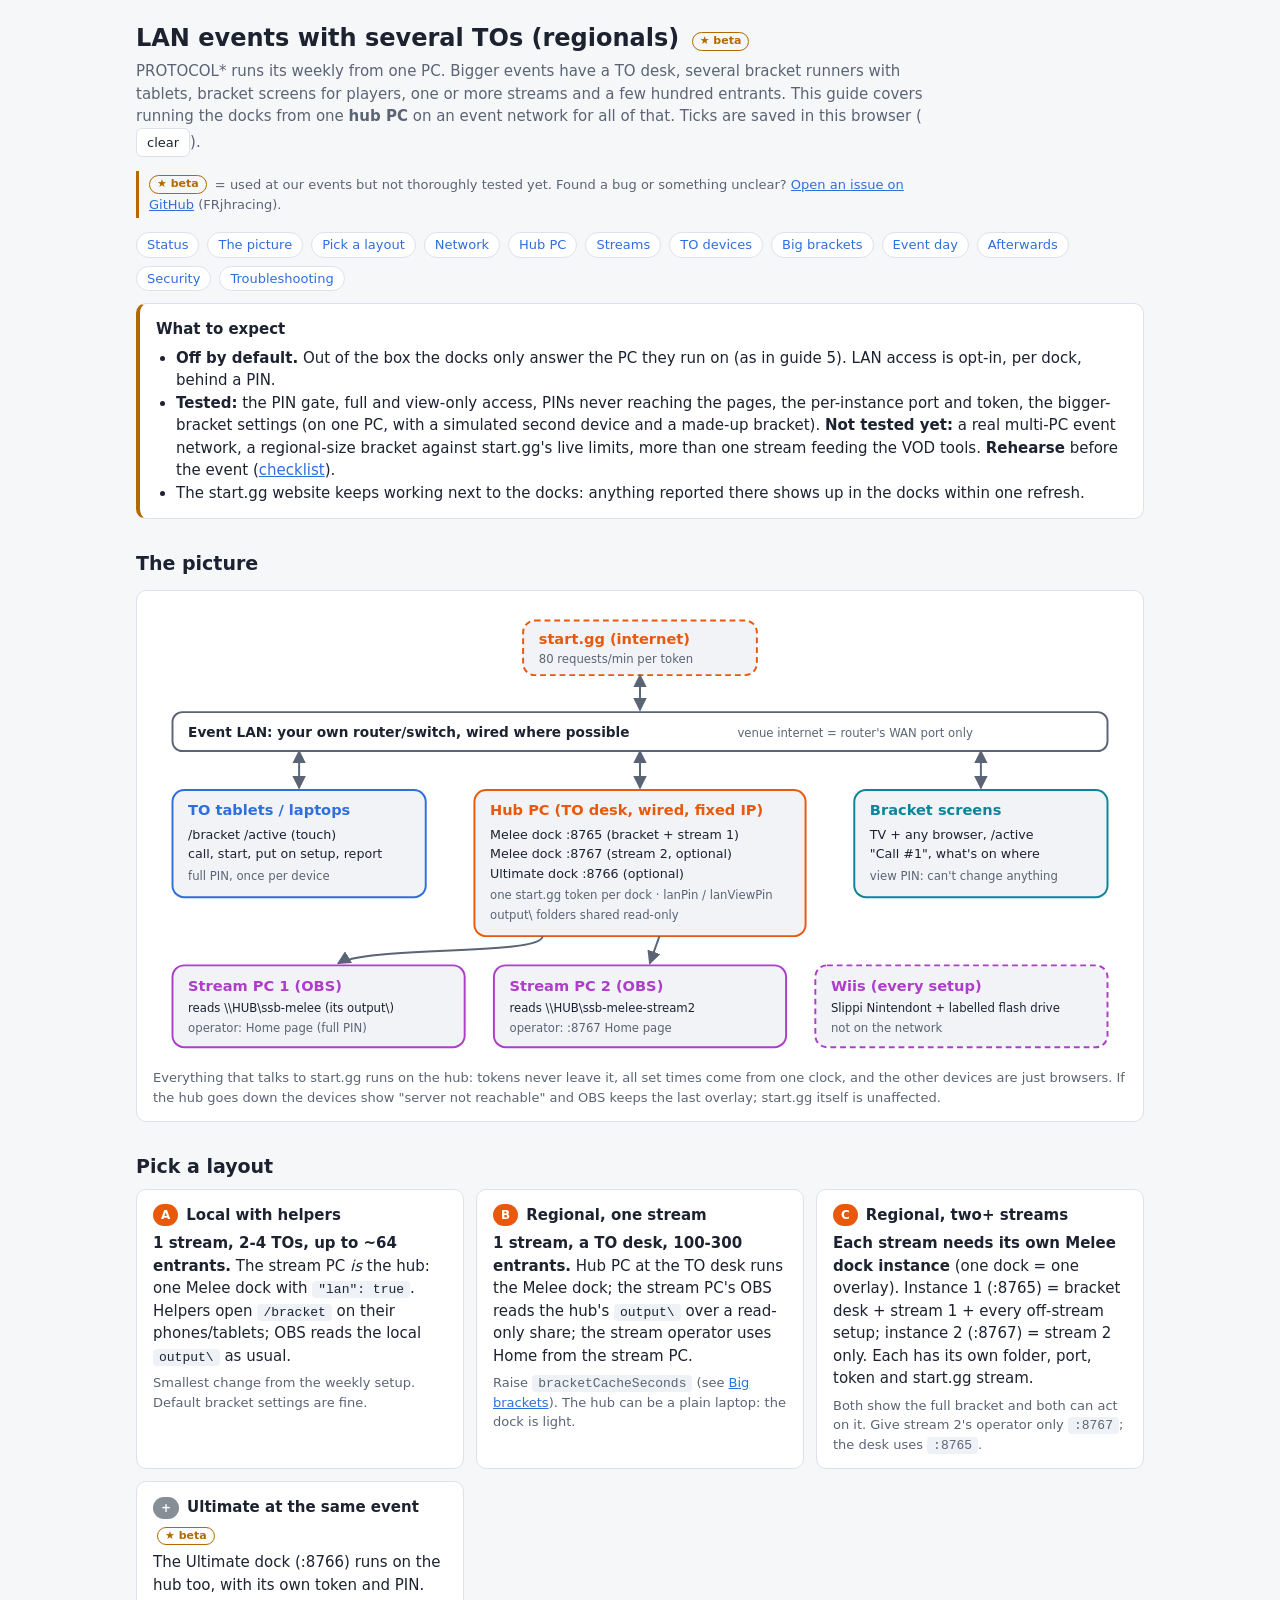
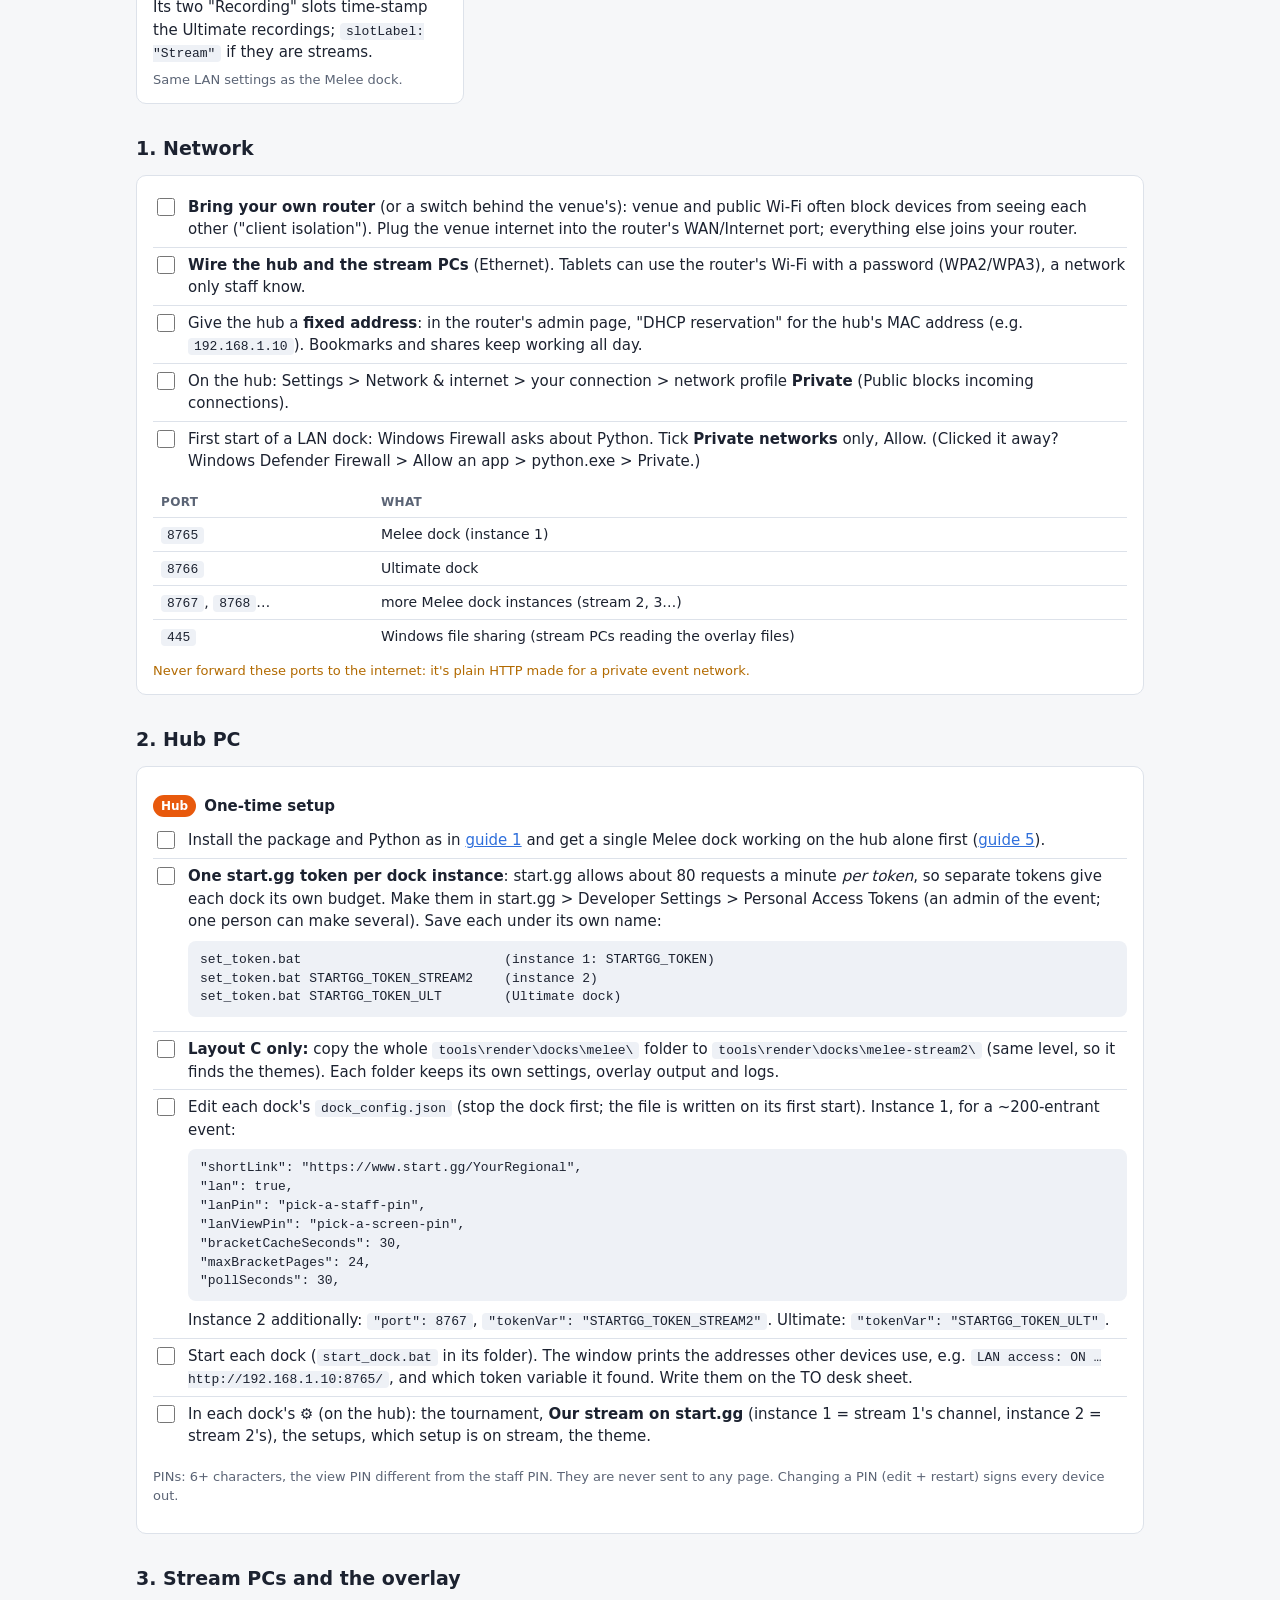
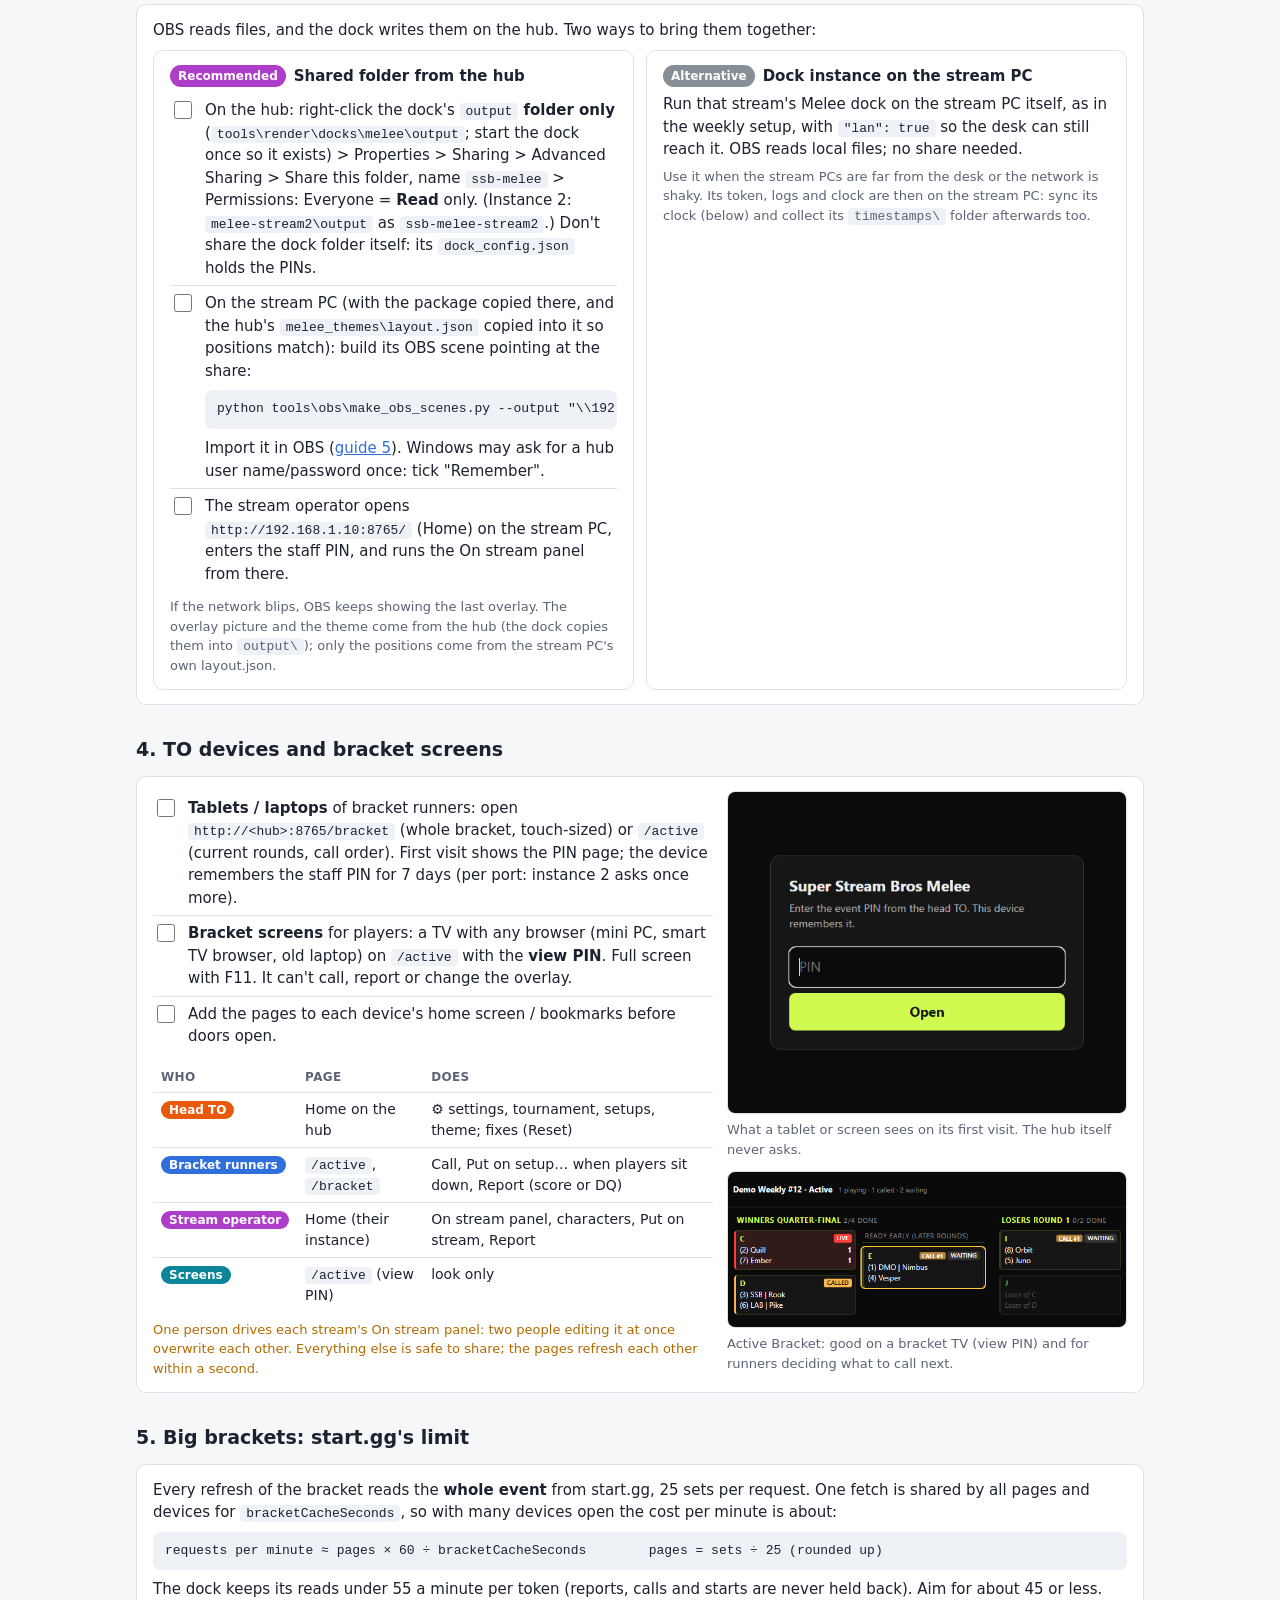
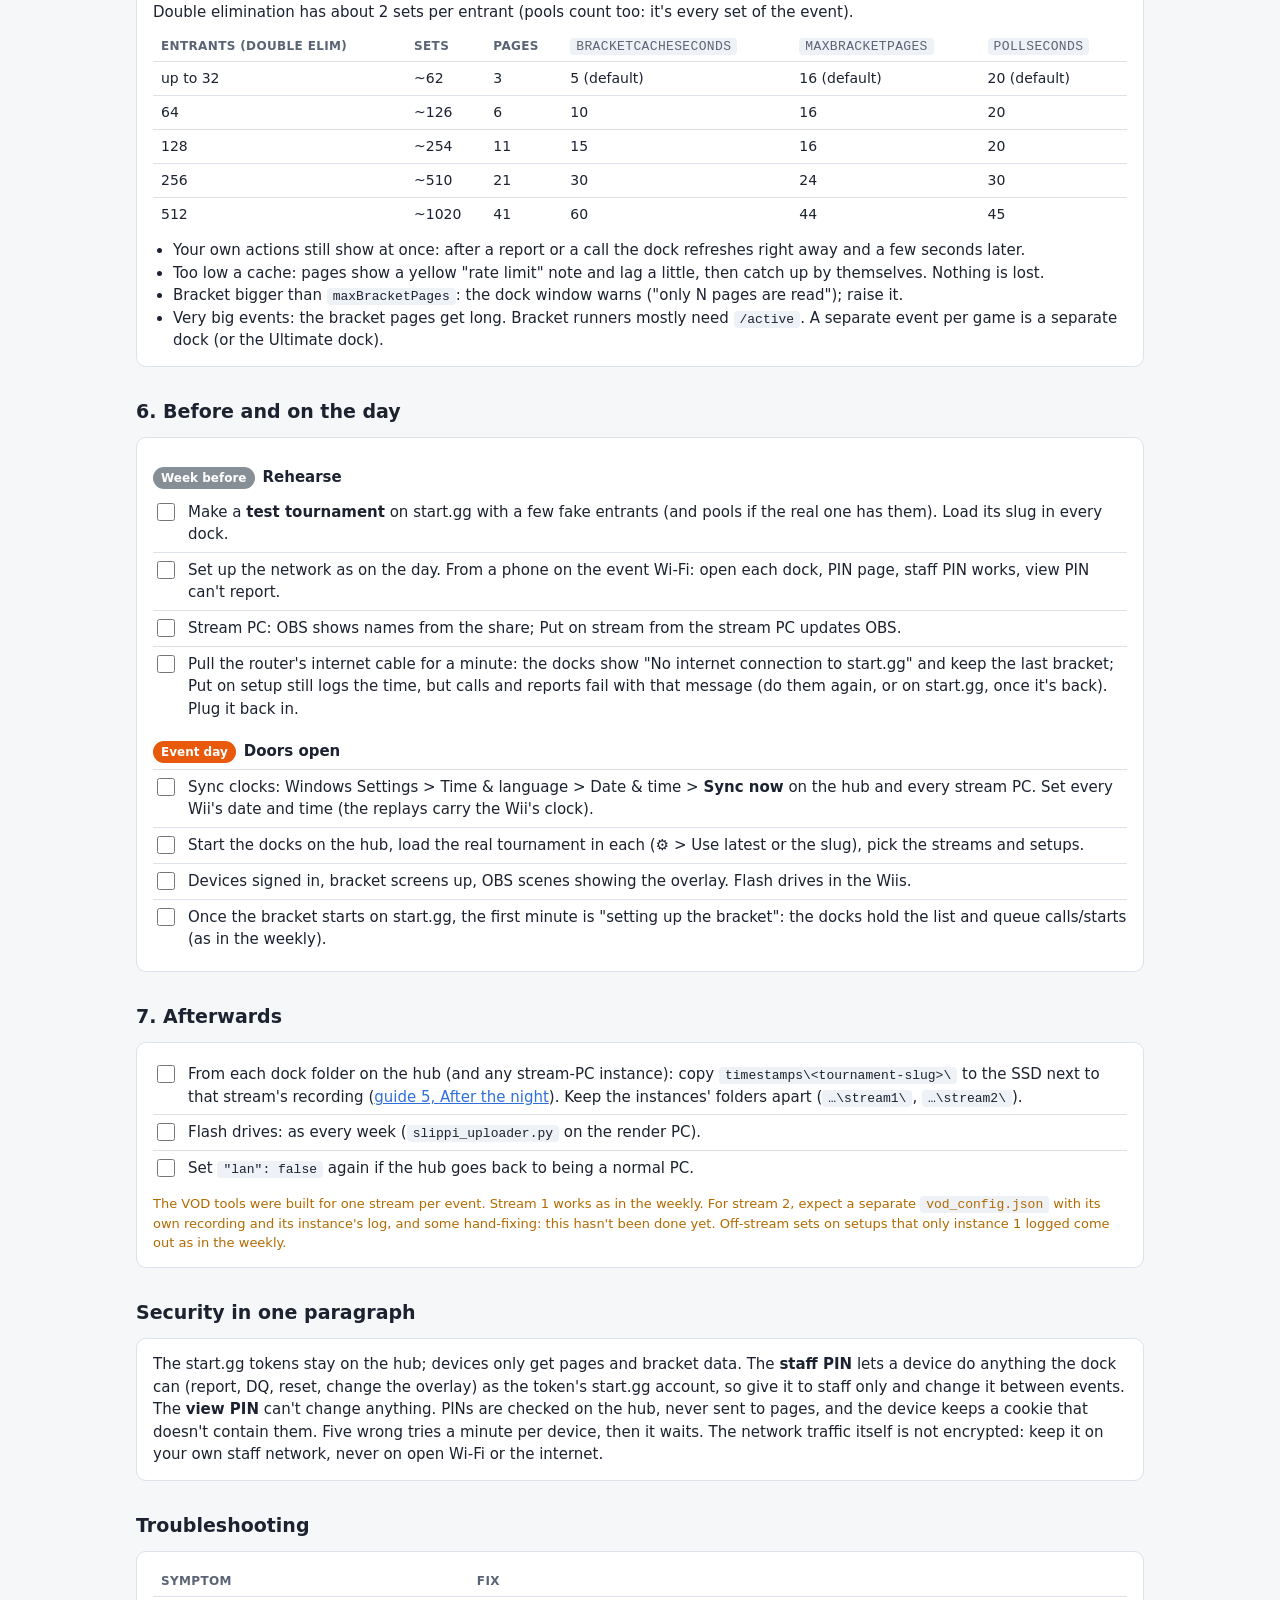
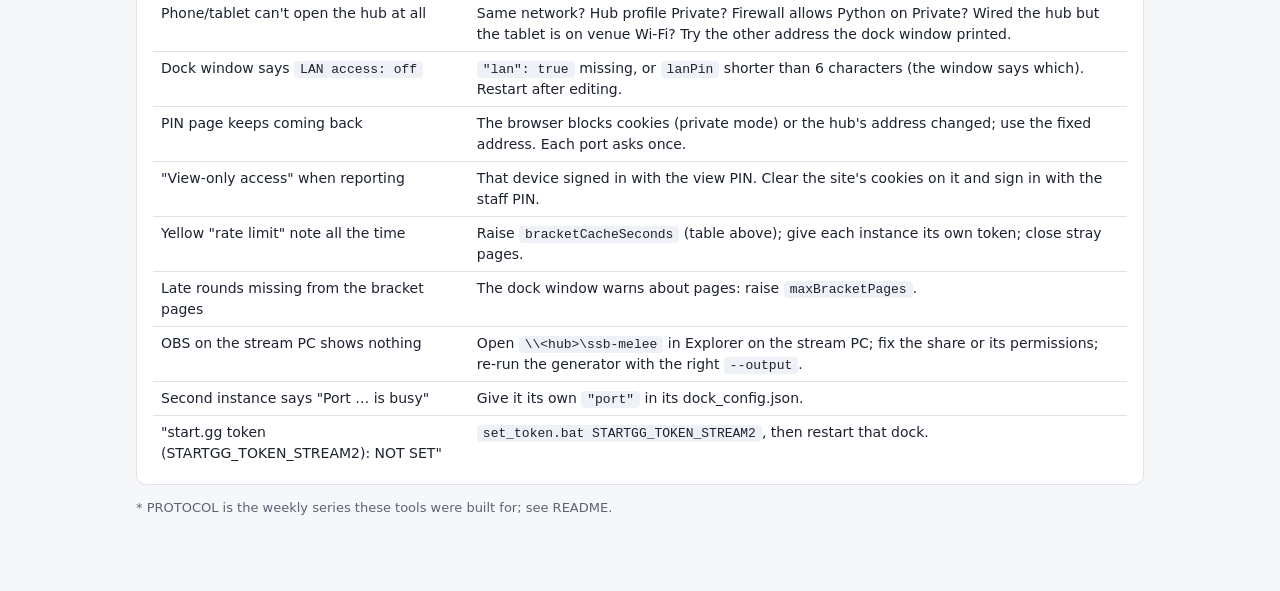
<file: guides/06 LAN and multi-TO events.html>
<!doctype html>
<html lang="en">
<head>
<meta charset="utf-8">
<meta name="viewport" content="width=device-width, initial-scale=1">
<title>LAN Event Setup</title>
<style>
  :root { --bg:#f6f7f9; --card:#fff; --text:#1c2230; --muted:#5b6475; --accent:#2f6fdb; --line:#dde2ea; --code:#eef1f6; --done:#2e9d5b; --warn:#b26a00; --stream:#ae3ec9; --opt:#868e96; --box:#f1f3f7; --net:#e8590c; --view:#0c8599; }
  @media (prefers-color-scheme: dark) { :root:not([data-theme="light"]) { --bg:#12161f; --card:#1b212d; --text:#e6e9ef; --muted:#9aa3b5; --accent:#6d9cff; --line:#2c3445; --code:#252d3c; --done:#4cc47f; --warn:#e0a03a; --stream:#d07be6; --opt:#8d96a3; --box:#222a38; --net:#ff8a3d; --view:#3bc9db; } }
  :root[data-theme="dark"] { --bg:#12161f; --card:#1b212d; --text:#e6e9ef; --muted:#9aa3b5; --accent:#6d9cff; --line:#2c3445; --code:#252d3c; --done:#4cc47f; --warn:#e0a03a; --stream:#d07be6; --opt:#8d96a3; --box:#222a38; --net:#ff8a3d; --view:#3bc9db; }
  * { box-sizing: border-box; }
  body { margin:0; background:var(--bg); color:var(--text); font:15px/1.5 system-ui, "Segoe UI", sans-serif; }
  main { max-width: 1040px; margin: 0 auto; padding: 20px 16px 60px; }
  h1 { font-size: 24px; margin: 0 0 4px; }
  h2 { font-size: 19px; margin: 30px 0 8px; }
  h3 { font-size: 15px; margin: 14px 0 6px; display:flex; gap:8px; align-items:center; flex-wrap: wrap; }
  .sub { color: var(--muted); margin: 0 0 14px; max-width: 820px; }
  section { background: var(--card); border: 1px solid var(--line); border-radius: 10px; padding: 14px 16px; margin: 12px 0; }
  .callout { border-left: 4px solid var(--warn); }
  .where { white-space: nowrap; font-size: 12px; font-weight: 600; padding: 2px 8px; border-radius: 99px; background: var(--net); color: #fff; }
  .where.stream { background: var(--stream); } .where.to { background: var(--accent); } .where.view { background: var(--view); } .where.opt { background: var(--opt); }
  label { display: flex; gap: 10px; padding: 6px 0; border-top: 1px solid var(--line); cursor: pointer; }
  label:first-of-type { border-top: 0; }
  input[type=checkbox] { width: 18px; height: 18px; margin-top: 2px; flex: none; accent-color: var(--done); }
  label > span { min-width: 0; }
  input:checked + span { color: var(--muted); text-decoration: line-through; }
  code { background: var(--code); padding: 1px 6px; border-radius: 4px; font: 13px Consolas, monospace; word-break: break-word; }
  pre { background: var(--code); padding: 10px 12px; border-radius: 8px; font: 13px/1.45 Consolas, monospace; overflow-x: auto; margin: 8px 0; }
  a { color: var(--accent); }
  .muted { color: var(--muted); font-size: 13px; }
  .note { color: var(--warn); font-size: 13px; margin: 8px 0 0; }
  table { width: 100%; border-collapse: collapse; font-size: 14px; }
  th, td { text-align: left; padding: 6px 8px; border-top: 1px solid var(--line); vertical-align: top; }
  th { color: var(--muted); font-size: 12px; text-transform: uppercase; letter-spacing: .03em; border-top: 0; }
  .wrap { overflow-x: auto; }
  nav { display:flex; flex-wrap:wrap; gap:8px; margin: 0 0 8px; }
  nav a { font-size: 13px; text-decoration: none; border: 1px solid var(--line); border-radius: 99px; padding: 2px 10px; background: var(--card); }
  button { font: inherit; font-size: 13px; padding: 4px 10px; border-radius: 6px; border: 1px solid var(--line); background: var(--card); color: var(--text); cursor: pointer; }
  svg text { font-family: system-ui, "Segoe UI", sans-serif; }
  .diagram { width: 100%; height: auto; display: block; }
  .cards { display: grid; grid-template-columns: repeat(auto-fit, minmax(min(260px, 100%), 1fr)); gap: 12px; }
  .cards > section { min-width: 0; }
  .cards section { margin: 0; }
  .cards h3 { margin-top: 0; }
  .two { display: grid; grid-template-columns: minmax(0, 1.4fr) minmax(0, 1fr); gap: 14px; align-items: start; }
  @media (max-width: 760px) { .two { grid-template-columns: 1fr; } }
  figure { margin: 0; }
  figure img { display: block; max-width: 100%; height: auto; border-radius: 8px; border: 1px solid var(--line); }
  figcaption { color: var(--muted); font-size: 13px; margin-top: 6px; }
  .beta { display:inline-block; font-size:11px; font-weight:700; line-height:1.5; padding:0 7px; border-radius:99px; border:1px solid var(--warn, #b26a00); color:var(--warn, #b26a00) !important; text-decoration:none; vertical-align:2px; white-space:nowrap; margin-left:4px; }
  .beta-note { font-size:13px; color:var(--muted); border-left:3px solid var(--warn, #b26a00); padding:4px 10px; margin:0 0 14px; max-width:820px; }
</style>
</head>
<body>
<main>
  <h1>LAN events with several TOs (regionals) <a class="beta" href="https://github.com/FRjhracing/Super-Stream-Bros/issues" title="Not thoroughly tested yet: please report bugs and issues on GitHub">&#9733; beta</a></h1>
  <p class="sub">PROTOCOL* runs its weekly from one PC. Bigger events have a TO desk, several bracket runners with tablets, bracket
    screens for players, one or more streams and a few hundred entrants. This guide covers running the docks from one
    <b>hub PC</b> on an event network for all of that. Ticks are saved in this browser (<button id="reset">clear</button>).</p>
  <p class="beta-note"><span class="beta" style="margin:0 4px 0 0">&#9733; beta</span> = used at our events but not thoroughly tested yet. Found a bug or something unclear? <a href="https://github.com/FRjhracing/Super-Stream-Bros/issues">Open an issue on GitHub</a> (FRjhracing).</p>
  <nav><a href="#status">Status</a><a href="#picture">The picture</a><a href="#layouts">Pick a layout</a><a href="#network">Network</a><a href="#hub">Hub PC</a><a href="#streams">Streams</a><a href="#devices">TO devices</a><a href="#big">Big brackets</a><a href="#day">Event day</a><a href="#after">Afterwards</a><a href="#security">Security</a><a href="#trouble">Troubleshooting</a></nav>

  <section class="callout" id="status">
    <h3 style="margin-top:0">What to expect</h3>
    <ul style="margin:0;padding-left:20px">
      <li><b>Off by default.</b> Out of the box the docks only answer the PC they run on (as in guide 5). LAN access is opt-in, per dock, behind a PIN.</li>
      <li><b>Tested:</b> the PIN gate, full and view-only access, PINs never reaching the pages, the per-instance port and token, the bigger-bracket settings (on one PC, with a simulated second device and a made-up bracket).
        <b>Not tested yet:</b> a real multi-PC event network, a regional-size bracket against start.gg's live limits, more than one stream feeding the VOD tools. <b>Rehearse</b> before the event (<a href="#day">checklist</a>).</li>
      <li>The start.gg website keeps working next to the docks: anything reported there shows up in the docks within one refresh.</li>
    </ul>
  </section>

  <h2 id="picture">The picture</h2>
  <section>
    <svg class="diagram" viewBox="0 0 1000 470" role="img" aria-label="A hub PC on a wired event network runs the dock servers; TO tablets use them with the full PIN, bracket TVs with the view PIN; stream PCs read the overlay files from the hub's shared folder; the hub reaches start.gg over the venue internet">
      <defs><marker id="ar" viewBox="0 0 10 10" refX="9" refY="5" markerWidth="7" markerHeight="7" orient="auto-start-reverse"><path d="M0,0 L10,5 L0,10 z" fill="var(--muted)"/></marker></defs>
      <rect x="380" y="16" width="240" height="56" rx="12" fill="var(--box)" stroke="var(--net)" stroke-width="2" stroke-dasharray="6 4"/>
      <text x="396" y="40" font-size="15" font-weight="700" fill="var(--net)">start.gg (internet)</text>
      <text x="396" y="60" font-size="12" fill="var(--muted)">80 requests/min per token</text>
      <rect x="20" y="110" width="960" height="40" rx="10" fill="none" stroke="var(--muted)" stroke-width="2"/>
      <text x="36" y="136" font-size="14" font-weight="700" fill="var(--text)">Event LAN: your own router/switch, wired where possible</text>
      <text x="600" y="136" font-size="12" fill="var(--muted)">venue internet = router's WAN port only</text>
      <path d="M500 72 L 500 108" stroke="var(--muted)" stroke-width="2" marker-end="url(#ar)" marker-start="url(#ar)"/>
      <rect x="330" y="190" width="340" height="150" rx="12" fill="var(--box)" stroke="var(--net)" stroke-width="2"/>
      <text x="346" y="216" font-size="15" font-weight="700" fill="var(--net)">Hub PC (TO desk, wired, fixed IP)</text>
      <text x="346" y="240" font-size="13" fill="var(--text)">Melee dock  :8765  (bracket + stream 1)</text>
      <text x="346" y="260" font-size="13" fill="var(--text)">Melee dock  :8767  (stream 2, optional)</text>
      <text x="346" y="280" font-size="13" fill="var(--text)">Ultimate dock :8766 (optional)</text>
      <text x="346" y="302" font-size="12" fill="var(--muted)">one start.gg token per dock · lanPin / lanViewPin</text>
      <text x="346" y="322" font-size="12" fill="var(--muted)">output\ folders shared read-only</text>
      <path d="M500 150 L 500 188" stroke="var(--muted)" stroke-width="2" marker-end="url(#ar)" marker-start="url(#ar)"/>
      <rect x="20" y="190" width="260" height="110" rx="12" fill="var(--box)" stroke="var(--accent)" stroke-width="2"/>
      <text x="36" y="216" font-size="15" font-weight="700" fill="var(--accent)">TO tablets / laptops</text>
      <text x="36" y="240" font-size="13" fill="var(--text)">/bracket  /active  (touch)</text>
      <text x="36" y="260" font-size="13" fill="var(--text)">call, start, put on setup, report</text>
      <text x="36" y="282" font-size="12" fill="var(--muted)">full PIN, once per device</text>
      <path d="M150 150 L 150 188" stroke="var(--muted)" stroke-width="2" marker-end="url(#ar)" marker-start="url(#ar)"/>
      <rect x="720" y="190" width="260" height="110" rx="12" fill="var(--box)" stroke="var(--view)" stroke-width="2"/>
      <text x="736" y="216" font-size="15" font-weight="700" fill="var(--view)">Bracket screens</text>
      <text x="736" y="240" font-size="13" fill="var(--text)">TV + any browser, /active</text>
      <text x="736" y="260" font-size="13" fill="var(--text)">"Call #1", what's on where</text>
      <text x="736" y="282" font-size="12" fill="var(--muted)">view PIN: can't change anything</text>
      <path d="M850 150 L 850 188" stroke="var(--muted)" stroke-width="2" marker-end="url(#ar)" marker-start="url(#ar)"/>
      <rect x="20" y="370" width="300" height="84" rx="12" fill="var(--box)" stroke="var(--stream)" stroke-width="2"/>
      <text x="36" y="396" font-size="15" font-weight="700" fill="var(--stream)">Stream PC 1 (OBS)</text>
      <text x="36" y="418" font-size="12" fill="var(--text)">reads \\HUB\ssb-melee (its output\)</text>
      <text x="36" y="438" font-size="12" fill="var(--muted)">operator: Home page (full PIN)</text>
      <rect x="350" y="370" width="300" height="84" rx="12" fill="var(--box)" stroke="var(--stream)" stroke-width="2"/>
      <text x="366" y="396" font-size="15" font-weight="700" fill="var(--stream)">Stream PC 2 (OBS)</text>
      <text x="366" y="418" font-size="12" fill="var(--text)">reads \\HUB\ssb-melee-stream2</text>
      <text x="366" y="438" font-size="12" fill="var(--muted)">operator: :8767 Home page</text>
      <rect x="680" y="370" width="300" height="84" rx="12" fill="var(--box)" stroke="var(--stream)" stroke-width="2" stroke-dasharray="6 4"/>
      <text x="696" y="396" font-size="15" font-weight="700" fill="var(--stream)">Wiis (every setup)</text>
      <text x="696" y="418" font-size="12" fill="var(--text)">Slippi Nintendont + labelled flash drive</text>
      <text x="696" y="438" font-size="12" fill="var(--muted)">not on the network</text>
      <path d="M400 340 C 400 360, 220 350, 190 368" fill="none" stroke="var(--muted)" stroke-width="2" marker-end="url(#ar)"/>
      <path d="M520 340 L 510 368" fill="none" stroke="var(--muted)" stroke-width="2" marker-end="url(#ar)"/>
    </svg>
    <p class="muted" style="margin:6px 0 0">Everything that talks to start.gg runs on the hub: tokens never leave it, all set times come from one clock, and the
      other devices are just browsers. If the hub goes down the devices show "server not reachable" and OBS keeps the last overlay; start.gg itself is unaffected.</p>
  </section>

  <h2 id="layouts">Pick a layout</h2>
  <div class="cards">
    <section>
      <h3><span class="where">A</span> Local with helpers</h3>
      <p style="margin:0 0 6px"><b>1 stream, 2-4 TOs, up to ~64 entrants.</b> The stream PC <i>is</i> the hub: one Melee dock with <code>"lan": true</code>.
        Helpers open <code>/bracket</code> on their phones/tablets; OBS reads the local <code>output\</code> as usual.</p>
      <p class="muted" style="margin:0">Smallest change from the weekly setup. Default bracket settings are fine.</p>
    </section>
    <section>
      <h3><span class="where">B</span> Regional, one stream</h3>
      <p style="margin:0 0 6px"><b>1 stream, a TO desk, 100-300 entrants.</b> Hub PC at the TO desk runs the Melee dock; the stream PC's OBS reads the
        hub's <code>output\</code> over a read-only share; the stream operator uses Home from the stream PC.</p>
      <p class="muted" style="margin:0">Raise <code>bracketCacheSeconds</code> (see <a href="#big">Big brackets</a>). The hub can be a plain laptop: the dock is light.</p>
    </section>
    <section>
      <h3><span class="where">C</span> Regional, two+ streams</h3>
      <p style="margin:0 0 6px"><b>Each stream needs its own Melee dock instance</b> (one dock = one overlay). Instance 1 (:8765) = bracket desk + stream 1 + every
        off-stream setup; instance 2 (:8767) = stream 2 only. Each has its own folder, port, token and start.gg stream.</p>
      <p class="muted" style="margin:0">Both show the full bracket and both can act on it. Give stream 2's operator only <code>:8767</code>; the desk uses <code>:8765</code>.</p>
    </section>
    <section>
      <h3><span class="where opt">+</span> Ultimate at the same event <a class="beta" href="https://github.com/FRjhracing/Super-Stream-Bros/issues" title="Not thoroughly tested yet: please report bugs and issues on GitHub">&#9733; beta</a></h3>
      <p style="margin:0 0 6px">The Ultimate dock (:8766) runs on the hub too, with its own token and PIN. Its two "Recording" slots time-stamp the Ultimate
        recordings; <code>slotLabel: "Stream"</code> if they are streams.</p>
      <p class="muted" style="margin:0">Same LAN settings as the Melee dock.</p>
    </section>
  </div>

  <h2 id="network">1. Network</h2>
  <section>
    <label><input type="checkbox"><span><b>Bring your own router</b> (or a switch behind the venue's): venue and public Wi-Fi often block devices from seeing each other ("client isolation"). Plug the venue internet into the router's WAN/Internet port; everything else joins your router.</span></label>
    <label><input type="checkbox"><span><b>Wire the hub and the stream PCs</b> (Ethernet). Tablets can use the router's Wi-Fi with a password (WPA2/WPA3), a network only staff know.</span></label>
    <label><input type="checkbox"><span>Give the hub a <b>fixed address</b>: in the router's admin page, "DHCP reservation" for the hub's MAC address (e.g. <code>192.168.1.10</code>). Bookmarks and shares keep working all day.</span></label>
    <label><input type="checkbox"><span>On the hub: Settings &gt; Network &amp; internet &gt; your connection &gt; network profile <b>Private</b> (Public blocks incoming connections).</span></label>
    <label><input type="checkbox"><span>First start of a LAN dock: Windows Firewall asks about Python. Tick <b>Private networks</b> only, Allow. (Clicked it away? Windows Defender Firewall &gt; Allow an app &gt; python.exe &gt; Private.)</span></label>
    <div class="wrap" style="margin-top:8px"><table>
      <tr><th>Port</th><th>What</th></tr>
      <tr><td><code>8765</code></td><td>Melee dock (instance 1)</td></tr>
      <tr><td><code>8766</code></td><td>Ultimate dock</td></tr>
      <tr><td><code>8767</code>, <code>8768</code>…</td><td>more Melee dock instances (stream 2, 3…)</td></tr>
      <tr><td><code>445</code></td><td>Windows file sharing (stream PCs reading the overlay files)</td></tr>
    </table></div>
    <p class="note">Never forward these ports to the internet: it's plain HTTP made for a private event network.</p>
  </section>

  <h2 id="hub">2. Hub PC</h2>
  <section>
    <h3><span class="where">Hub</span> One-time setup</h3>
    <label><input type="checkbox"><span>Install the package and Python as in <a href="01%20Install%20and%20setup.html">guide 1</a> and get a single Melee dock working on the hub alone first (<a href="05%20Stream%20PC%20dock%20and%20OBS.html">guide 5</a>).</span></label>
    <label><input type="checkbox"><span><b>One start.gg token per dock instance</b>: start.gg allows about 80 requests a minute <i>per token</i>, so separate tokens give each dock its own budget. Make them in start.gg &gt; Developer Settings &gt; Personal Access Tokens (an admin of the event; one person can make several). Save each under its own name:
      <pre>set_token.bat                          (instance 1: STARTGG_TOKEN)
set_token.bat STARTGG_TOKEN_STREAM2    (instance 2)
set_token.bat STARTGG_TOKEN_ULT        (Ultimate dock)</pre></span></label>
    <label><input type="checkbox"><span><b>Layout C only:</b> copy the whole <code>tools\render\docks\melee\</code> folder to <code>tools\render\docks\melee-stream2\</code> (same level, so it finds the themes). Each folder keeps its own settings, overlay output and logs.</span></label>
    <label><input type="checkbox"><span>Edit each dock's <code>dock_config.json</code> (stop the dock first; the file is written on its first start). Instance 1, for a ~200-entrant event:
      <pre>"shortLink": "https://www.start.gg/YourRegional",
"lan": true,
"lanPin": "pick-a-staff-pin",
"lanViewPin": "pick-a-screen-pin",
"bracketCacheSeconds": 30,
"maxBracketPages": 24,
"pollSeconds": 30,</pre>
      Instance 2 additionally: <code>"port": 8767</code>, <code>"tokenVar": "STARTGG_TOKEN_STREAM2"</code>. Ultimate: <code>"tokenVar": "STARTGG_TOKEN_ULT"</code>.</span></label>
    <label><input type="checkbox"><span>Start each dock (<code>start_dock.bat</code> in its folder). The window prints the addresses other devices use, e.g. <code>LAN access: ON … http://192.168.1.10:8765/</code>, and which token variable it found. Write them on the TO desk sheet.</span></label>
    <label><input type="checkbox"><span>In each dock's ⚙ (on the hub): the tournament, <b>Our stream on start.gg</b> (instance 1 = stream 1's channel, instance 2 = stream 2's), the setups, which setup is on stream, the theme.</span></label>
    <p class="muted">PINs: 6+ characters, the view PIN different from the staff PIN. They are never sent to any page. Changing a PIN (edit + restart) signs every device out.</p>
  </section>

  <h2 id="streams">3. Stream PCs and the overlay</h2>
  <section>
    <p style="margin:0 0 8px">OBS reads files, and the dock writes them on the hub. Two ways to bring them together:</p>
    <div class="cards">
      <section>
        <h3><span class="where stream">Recommended</span> Shared folder from the hub</h3>
        <label><input type="checkbox"><span>On the hub: right-click the dock's <b><code>output</code> folder only</b> (<code>tools\render\docks\melee\output</code>; start the dock once so it exists) &gt; Properties &gt; Sharing &gt; Advanced Sharing &gt; Share this folder, name <code>ssb-melee</code> &gt; Permissions: Everyone = <b>Read</b> only. (Instance 2: <code>melee-stream2\output</code> as <code>ssb-melee-stream2</code>.) Don't share the dock folder itself: its <code>dock_config.json</code> holds the PINs.</span></label>
        <label><input type="checkbox"><span>On the stream PC (with the package copied there, and the hub's <code>melee_themes\layout.json</code> copied into it so positions match): build its OBS scene pointing at the share:
          <pre>python tools\obs\make_obs_scenes.py --output "\\192.168.1.10\ssb-melee"</pre>
          Import it in OBS (<a href="05%20Stream%20PC%20dock%20and%20OBS.html#obs">guide 5</a>). Windows may ask for a hub user name/password once: tick "Remember".</span></label>
        <label><input type="checkbox"><span>The stream operator opens <code>http://192.168.1.10:8765/</code> (Home) on the stream PC, enters the staff PIN, and runs the On stream panel from there.</span></label>
        <p class="muted" style="margin:6px 0 0">If the network blips, OBS keeps showing the last overlay. The overlay picture and the theme come from the hub (the dock copies them into <code>output\</code>); only the positions come from the stream PC's own layout.json.</p>
      </section>
      <section>
        <h3><span class="where opt">Alternative</span> Dock instance on the stream PC</h3>
        <p style="margin:0 0 6px">Run that stream's Melee dock on the stream PC itself, as in the weekly setup, with <code>"lan": true</code> so the desk can still reach it. OBS reads local files; no share needed.</p>
        <p class="muted" style="margin:0">Use it when the stream PCs are far from the desk or the network is shaky. Its token, logs and clock are then on the stream PC: sync its clock (below) and collect its <code>timestamps\</code> folder afterwards too.</p>
      </section>
    </div>
  </section>

  <h2 id="devices">4. TO devices and bracket screens</h2>
  <section>
    <div class="two">
      <div>
        <label><input type="checkbox"><span><b>Tablets / laptops</b> of bracket runners: open <code>http://&lt;hub&gt;:8765/bracket</code> (whole bracket, touch-sized) or <code>/active</code> (current rounds, call order). First visit shows the PIN page; the device remembers the staff PIN for 7 days (per port: instance 2 asks once more).</span></label>
        <label><input type="checkbox"><span><b>Bracket screens</b> for players: a TV with any browser (mini PC, smart TV browser, old laptop) on <code>/active</code> with the <b>view PIN</b>. Full screen with F11. It can't call, report or change the overlay.</span></label>
        <label><input type="checkbox"><span>Add the pages to each device's home screen / bookmarks before doors open.</span></label>
        <div class="wrap" style="margin-top:8px"><table>
          <tr><th>Who</th><th>Page</th><th>Does</th></tr>
          <tr><td><span class="where">Head TO</span></td><td>Home on the hub</td><td>⚙ settings, tournament, setups, theme; fixes (Reset)</td></tr>
          <tr><td><span class="where to">Bracket runners</span></td><td><code>/active</code>, <code>/bracket</code></td><td>Call, Put on setup… when players sit down, Report (score or DQ)</td></tr>
          <tr><td><span class="where stream">Stream operator</span></td><td>Home (their instance)</td><td>On stream panel, characters, Put on stream, Report</td></tr>
          <tr><td><span class="where view">Screens</span></td><td><code>/active</code> (view PIN)</td><td>look only</td></tr>
        </table></div>
        <p class="note">One person drives each stream's On stream panel: two people editing it at once overwrite each other. Everything else is safe to share; the pages refresh each other within a second.</p>
      </div>
      <figure><img src="images/lan_pin_page.png" alt="The PIN page another device sees on its first visit: title, 'Enter the event PIN from the head TO. This device remembers it.', a PIN field and an Open button"><figcaption>What a tablet or screen sees on its first visit. The hub itself never asks.</figcaption>
        <img src="images/dock_active.png" alt="Active Bracket page with the current rounds and a Call #1 suggestion" style="margin-top:12px"><figcaption>Active Bracket: good on a bracket TV (view PIN) and for runners deciding what to call next.</figcaption></figure>
    </div>
  </section>

  <h2 id="big">5. Big brackets: start.gg's limit</h2>
  <section>
    <p style="margin:0 0 8px">Every refresh of the bracket reads the <b>whole event</b> from start.gg, 25 sets per request. One fetch is shared by all pages and
      devices for <code>bracketCacheSeconds</code>, so with many devices open the cost per minute is about:</p>
    <pre>requests per minute ≈ pages × 60 ÷ bracketCacheSeconds        pages = sets ÷ 25 (rounded up)</pre>
    <p style="margin:0 0 8px">The dock keeps its reads under 55 a minute per token (reports, calls and starts are never held back). Aim for about 45 or less.
      Double elimination has about 2 sets per entrant (pools count too: it's every set of the event).</p>
    <div class="wrap"><table>
      <tr><th>Entrants (double elim)</th><th>Sets</th><th>Pages</th><th><code>bracketCacheSeconds</code></th><th><code>maxBracketPages</code></th><th><code>pollSeconds</code></th></tr>
      <tr><td>up to 32</td><td>~62</td><td>3</td><td>5 (default)</td><td>16 (default)</td><td>20 (default)</td></tr>
      <tr><td>64</td><td>~126</td><td>6</td><td>10</td><td>16</td><td>20</td></tr>
      <tr><td>128</td><td>~254</td><td>11</td><td>15</td><td>16</td><td>20</td></tr>
      <tr><td>256</td><td>~510</td><td>21</td><td>30</td><td>24</td><td>30</td></tr>
      <tr><td>512</td><td>~1020</td><td>41</td><td>60</td><td>44</td><td>45</td></tr>
    </table></div>
    <ul style="margin:8px 0 0;padding-left:20px">
      <li>Your own actions still show at once: after a report or a call the dock refreshes right away and a few seconds later.</li>
      <li>Too low a cache: pages show a yellow "rate limit" note and lag a little, then catch up by themselves. Nothing is lost.</li>
      <li>Bracket bigger than <code>maxBracketPages</code>: the dock window warns ("only N pages are read"); raise it.</li>
      <li>Very big events: the bracket pages get long. Bracket runners mostly need <code>/active</code>. A separate event per game is a separate dock (or the Ultimate dock).</li>
    </ul>
  </section>

  <h2 id="day">6. Before and on the day</h2>
  <section>
    <h3><span class="where opt">Week before</span> Rehearse</h3>
    <label><input type="checkbox"><span>Make a <b>test tournament</b> on start.gg with a few fake entrants (and pools if the real one has them). Load its slug in every dock.</span></label>
    <label><input type="checkbox"><span>Set up the network as on the day. From a phone on the event Wi-Fi: open each dock, PIN page, staff PIN works, view PIN can't report.</span></label>
    <label><input type="checkbox"><span>Stream PC: OBS shows names from the share; Put on stream from the stream PC updates OBS.</span></label>
    <label><input type="checkbox"><span>Pull the router's internet cable for a minute: the docks show "No internet connection to start.gg" and keep the last bracket; Put on setup still logs the time, but calls and reports fail with that message (do them again, or on start.gg, once it's back). Plug it back in.</span></label>
    <h3><span class="where">Event day</span> Doors open</h3>
    <label><input type="checkbox"><span>Sync clocks: Windows Settings &gt; Time &amp; language &gt; Date &amp; time &gt; <b>Sync now</b> on the hub and every stream PC. Set every Wii's date and time (the replays carry the Wii's clock).</span></label>
    <label><input type="checkbox"><span>Start the docks on the hub, load the real tournament in each (⚙ &gt; Use latest or the slug), pick the streams and setups.</span></label>
    <label><input type="checkbox"><span>Devices signed in, bracket screens up, OBS scenes showing the overlay. Flash drives in the Wiis.</span></label>
    <label><input type="checkbox"><span>Once the bracket starts on start.gg, the first minute is "setting up the bracket": the docks hold the list and queue calls/starts (as in the weekly).</span></label>
  </section>

  <h2 id="after">7. Afterwards</h2>
  <section>
    <label><input type="checkbox"><span>From each dock folder on the hub (and any stream-PC instance): copy <code>timestamps\&lt;tournament-slug&gt;\</code> to the SSD next to that stream's recording (<a href="05%20Stream%20PC%20dock%20and%20OBS.html#after">guide 5, After the night</a>). Keep the instances' folders apart (<code>…\stream1\</code>, <code>…\stream2\</code>).</span></label>
    <label><input type="checkbox"><span>Flash drives: as every week (<code>slippi_uploader.py</code> on the render PC).</span></label>
    <label><input type="checkbox"><span>Set <code>"lan": false</code> again if the hub goes back to being a normal PC.</span></label>
    <p class="note">The VOD tools were built for one stream per event. Stream 1 works as in the weekly. For stream 2, expect a separate
      <code>vod_config.json</code> with its own recording and its instance's log, and some hand-fixing: this hasn't been done yet. Off-stream sets on setups that
      only instance 1 logged come out as in the weekly.</p>
  </section>

  <h2 id="security">Security in one paragraph</h2>
  <section>
    <p style="margin:0">The start.gg tokens stay on the hub; devices only get pages and bracket data. The <b>staff PIN</b> lets a device do anything the dock can
      (report, DQ, reset, change the overlay) as the token's start.gg account, so give it to staff only and change it between events. The <b>view PIN</b> can't change
      anything. PINs are checked on the hub, never sent to pages, and the device keeps a cookie that doesn't contain them. Five wrong tries a minute per device, then it waits.
      The network traffic itself is not encrypted: keep it on your own staff network, never on open Wi-Fi or the internet.</p>
  </section>

  <h2 id="trouble">Troubleshooting</h2>
  <section class="wrap">
    <table>
      <tr><th>Symptom</th><th>Fix</th></tr>
      <tr><td>Phone/tablet can't open the hub at all</td><td>Same network? Hub profile Private? Firewall allows Python on Private? Wired the hub but the tablet is on venue Wi-Fi? Try the other address the dock window printed.</td></tr>
      <tr><td>Dock window says <code>LAN access: off</code></td><td><code>"lan": true</code> missing, or <code>lanPin</code> shorter than 6 characters (the window says which). Restart after editing.</td></tr>
      <tr><td>PIN page keeps coming back</td><td>The browser blocks cookies (private mode) or the hub's address changed; use the fixed address. Each port asks once.</td></tr>
      <tr><td>"View-only access" when reporting</td><td>That device signed in with the view PIN. Clear the site's cookies on it and sign in with the staff PIN.</td></tr>
      <tr><td>Yellow "rate limit" note all the time</td><td>Raise <code>bracketCacheSeconds</code> (table above); give each instance its own token; close stray pages.</td></tr>
      <tr><td>Late rounds missing from the bracket pages</td><td>The dock window warns about pages: raise <code>maxBracketPages</code>.</td></tr>
      <tr><td>OBS on the stream PC shows nothing</td><td>Open <code>\\&lt;hub&gt;\ssb-melee</code> in Explorer on the stream PC; fix the share or its permissions; re-run the generator with the right <code>--output</code>.</td></tr>
      <tr><td>Second instance says "Port … is busy"</td><td>Give it its own <code>"port"</code> in its dock_config.json.</td></tr>
      <tr><td>"start.gg token (STARTGG_TOKEN_STREAM2): NOT SET"</td><td><code>set_token.bat STARTGG_TOKEN_STREAM2</code>, then restart that dock.</td></tr>
    </table>
  </section>
  <p class="muted">* PROTOCOL is the weekly series these tools were built for; see README.</p>
</main>
<script>
  const boxes = [...document.querySelectorAll('input[type=checkbox]')];
  const KEY = 'ssb-lan-v1';
  let saved = [];
  try { saved = JSON.parse(localStorage.getItem(KEY) || '[]'); } catch (e) {}
  boxes.forEach((b, i) => {
    b.checked = !!saved[i];
    b.addEventListener('change', () => { try { localStorage.setItem(KEY, JSON.stringify(boxes.map(x => x.checked))); } catch (e) {} });
  });
  document.getElementById('reset').onclick = () => { boxes.forEach(b => b.checked = false); try { localStorage.removeItem(KEY); } catch (e) {} };
</script>
</body>
</html>
</file>
